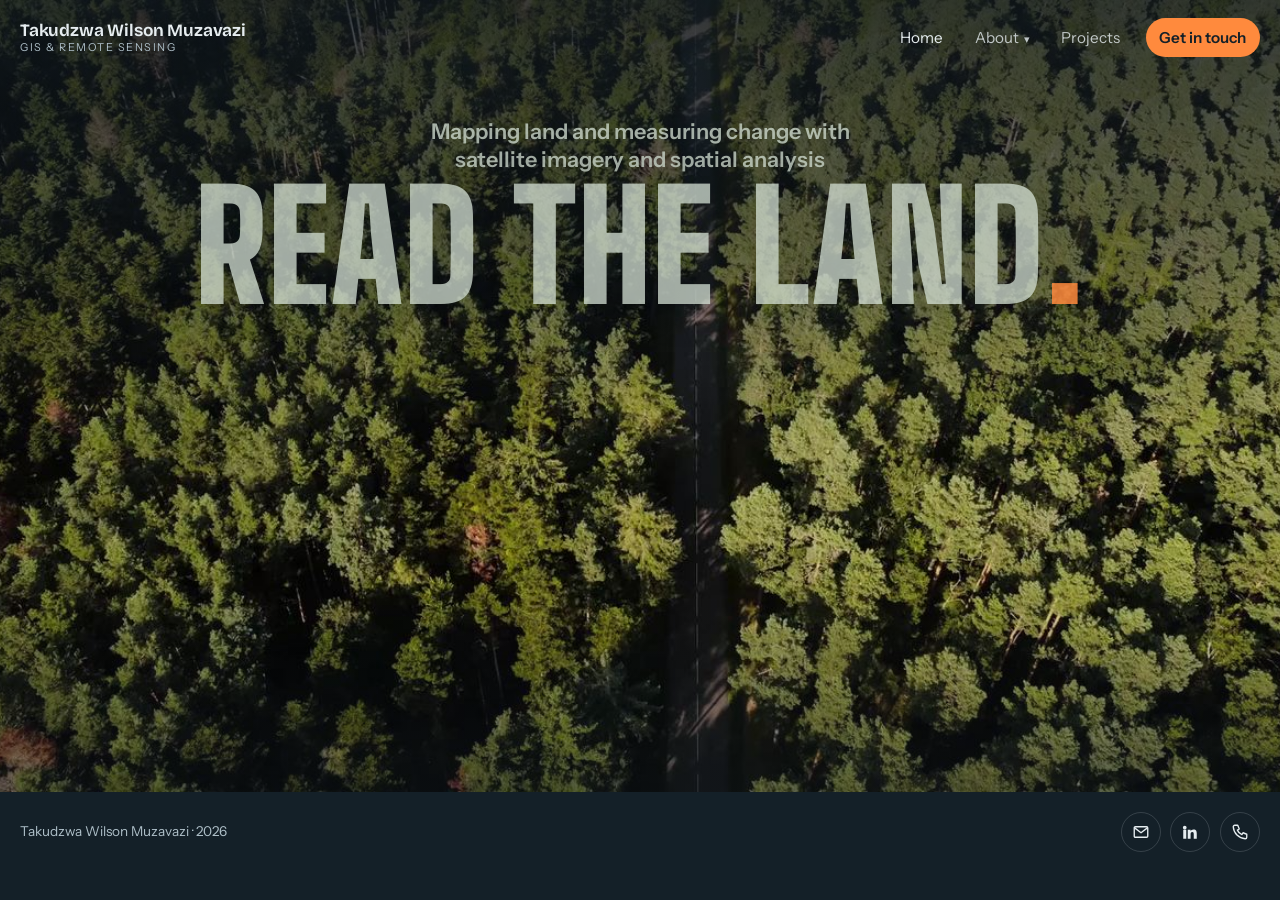
<file: index.html>
<!DOCTYPE html>
<html lang="en">
<head>
<meta charset="UTF-8">
<meta name="viewport" content="width=device-width, initial-scale=1">
<title>Takudzwa Wilson Muzavazi</title>
<meta name="description" content="Takudzwa Wilson Muzavazi: GIS and remote sensing.">
<link rel="preconnect" href="https://fonts.googleapis.com">
<link rel="preconnect" href="https://fonts.gstatic.com" crossorigin>
<link href="https://fonts.googleapis.com/css2?family=Big+Shoulders+Display:wght@700;800;900&family=Bricolage+Grotesque:opsz,wght@12..96,400..800&family=Instrument+Sans:wght@400..700&display=swap" rel="stylesheet">
<style>
/* Layout: one full-width aerial video hero. The header floats over its top edge and a
   poster-style title stretches across the upper part of the footage, with its small line above. */
:root {
  --basalt: #142028;      /* page ground, deep blue-slate */
  --basalt-2: #1c2c36;    /* raised surfaces */
  --glacier: #e6edf0;     /* main text */
  --mist: #aebfc8;        /* secondary text */
  --flag: #ff8a3d;        /* survey-marker orange, the one accent */
  --fog: rgba(214, 226, 214, 0.74);  /* soft sage mist for the big title, lets the forest show through */
  --line: rgba(230, 237, 240, 0.16);

  --display: "Bricolage Grotesque", "Helvetica Neue", Arial, sans-serif;
  --poster: "Big Shoulders Display", "Arial Narrow", Impact, sans-serif;
  --body: "Instrument Sans", "Helvetica Neue", Arial, sans-serif;

  --wrap: 1320px;
  color-scheme: dark;
}

* { box-sizing: border-box; }
html { background: var(--basalt); }
body {
  margin: 0;
  background: var(--basalt);
  color: var(--glacier);
  font-family: var(--body);
  font-size: 1rem;
  line-height: 1.55;
  -webkit-font-smoothing: antialiased;
}
img, video { max-width: 100%; display: block; }
a { color: inherit; }
:focus-visible { outline: 2px solid var(--flag); outline-offset: 3px; border-radius: 2px; }

.wrap {
  width: 100%;
  max-width: var(--wrap);
  margin: 0 auto;
  padding-left: max(20px, env(safe-area-inset-left, 0px));
  padding-right: max(20px, env(safe-area-inset-right, 0px));
}

/* ---------- Hero ---------- */
.hero {
  position: relative;
  height: min(88vh, 860px);
  min-height: 520px;
  overflow: hidden;
  background: var(--basalt-2) url('images/pine-forest-poster.jpg') center / cover no-repeat;
  isolation: isolate;
}
.hero video {
  position: absolute;
  inset: 0;
  width: 100%;
  height: 100%;
  object-fit: cover;
  opacity: 0;
  transition: opacity 1.6s ease;
}
.hero video.on { opacity: 1; }
.hero::after {
  content: "";
  position: absolute;
  inset: 0;
  z-index: 1;
  pointer-events: none;
  background:
    linear-gradient(to bottom, rgba(14, 22, 28, 0.78) 0%, rgba(14, 22, 28, 0.45) 30%, rgba(14, 22, 28, 0) 58%),
    linear-gradient(to top, rgba(14, 22, 28, 0.45) 0%, rgba(14, 22, 28, 0) 25%);
}

/* header floats on the video */
.top {
  position: absolute;
  z-index: 3;
  top: 0;
  left: 0;
  right: 0;
}
.top .wrap {
  display: flex;
  align-items: center;
  justify-content: space-between;
  gap: 1rem;
  padding-block: calc(1.1rem + env(safe-area-inset-top, 0px)) 1.1rem;
}
.brand {
  text-decoration: none;
  min-width: 0;
  font-family: var(--display);
  font-weight: 650;
  font-size: 1.08rem;
  letter-spacing: -0.01em;
  line-height: 1.15;
}
.brand small {
  display: block;
  font-family: var(--body);
  font-weight: 400;
  font-size: 0.68rem;
  letter-spacing: 0.14em;
  text-transform: uppercase;
  color: var(--mist);
}
.nav { display: flex; align-items: center; gap: 0.25rem; }
.nav > a, .menu-parent {
  text-decoration: none;
  padding: 0.5rem 0.85rem;
  font: inherit;
  font-size: 0.95rem;
  color: var(--glacier);
  opacity: 0.8;
  background: none;
  border: 0;
  cursor: pointer;
}
.nav > a:hover, .menu-parent:hover, .nav > a[aria-current="page"] { opacity: 1; }
.menu-parent span { font-size: 0.7em; margin-left: 0.15rem; }
.has-menu { position: relative; }
.submenu {
  display: none;
  position: absolute;
  top: 100%;
  left: 0;
  min-width: 11rem;
  padding: 0.4rem 0;
  background: var(--basalt-2);
  border: 1px solid var(--line);
  border-radius: 8px;
  box-shadow: 0 14px 30px rgba(5, 12, 16, 0.45);
}
.has-menu:hover .submenu, .has-menu:focus-within .submenu, .has-menu.open .submenu { display: block; }
.submenu a { display: block; padding: 0.6rem 1.1rem; text-decoration: none; color: var(--glacier); font-size: 0.95rem; }
.submenu a:hover { background: rgba(230, 237, 240, 0.06); }
.nav .cta {
  margin-left: 0.5rem;
  opacity: 1;
  background: var(--flag);
  color: var(--basalt);
  font-weight: 600;
  border-radius: 999px;
}
.nav .cta:hover { filter: brightness(1.06); }

.menu-btn {
  display: none;
  font: inherit;
  font-size: 0.9rem;
  color: var(--glacier);
  background: rgba(20, 32, 40, 0.35);
  border: 1px solid var(--line);
  border-radius: 999px;
  padding: 0.45rem 1rem;
  cursor: pointer;
}

@media (max-width: 820px) {
  .menu-btn { display: block; }
  .nav {
    display: none;
    position: absolute;
    top: 100%;
    left: 0;
    right: 0;
    flex-direction: column;
    align-items: stretch;
    background: var(--basalt);
    border-bottom: 1px solid var(--line);
    padding: 0.5rem max(20px, env(safe-area-inset-right, 0px)) 1rem max(20px, env(safe-area-inset-left, 0px));
  }
  .nav.open { display: flex; }
  .nav > a, .menu-parent { padding: 0.75rem 0; opacity: 1; text-align: left; }
  .menu-parent { pointer-events: none; }
  .menu-parent span { display: none; }
  .submenu { display: block; position: static; min-width: 0; padding: 0 0 0 1rem; background: none; border: 0; border-left: 2px solid var(--line); border-radius: 0; box-shadow: none; }
  .submenu a { padding: 0.55rem 0; }
  .nav .cta { margin: 0.5rem 0 0; text-align: center; padding: 0.75rem 1rem; }
}

/* statement: centred near the top, poster style */
.statement {
  position: absolute;
  z-index: 2;
  left: 0;
  right: 0;
  top: calc(clamp(5.5rem, 13vh, 8.5rem) + env(safe-area-inset-top, 0px));
  text-align: center;
}
.statement .lede {
  margin: 0 auto 0.4rem;
  max-width: 34ch;
  font-family: var(--body);
  font-weight: 600;
  font-size: clamp(1rem, 1.8vw, 1.35rem);
  line-height: 1.3;
  color: var(--fog);
  text-wrap: balance;
}
.statement h1 {
  margin: 0;
  font-family: var(--poster);
  font-weight: 900;
  font-size: clamp(3rem, 12vw, 13.5rem);
  line-height: 0.88;
  white-space: nowrap;
  letter-spacing: 0.01em;
  text-transform: uppercase;
  color: var(--fog);
  text-shadow: 0 2px 40px rgba(10, 18, 24, 0.25);
}
.statement h1 span { color: var(--flag); opacity: 0.85; }
@media (max-width: 600px) {
  .statement h1 { white-space: normal; font-size: 23vw !important; line-height: 0.86; }
}

/* ---------- Footer ---------- */
.foot .wrap {
  display: flex;
  flex-wrap: wrap;
  justify-content: space-between;
  gap: 0.75rem 2rem;
  padding-block: 1.25rem 2rem;
  font-size: 0.85rem;
  color: var(--mist);
}
.foot .wrap { align-items: center; }
.foot p { margin: 0; }
.socials { list-style: none; margin: 0; padding: 0; display: flex; gap: 0.6rem; }
.socials a {
  display: grid;
  place-items: center;
  width: 40px;
  height: 40px;
  border-radius: 50%;
  border: 1px solid var(--line);
  color: var(--fog);
  transition: color 0.2s, border-color 0.2s, background-color 0.2s;
}
.socials a:hover { color: var(--basalt); background: var(--flag); border-color: var(--flag); }
.socials svg { width: 18px; height: 18px; }
.sr-only { position: absolute; width: 1px; height: 1px; overflow: hidden; clip: rect(0 0 0 0); white-space: nowrap; }
.foot a { color: var(--glacier); }

@media (prefers-reduced-motion: reduce) {
  .hero video { transition: none; }
}
</style>
</head>
<body>
<main>
  <section class="hero" id="hero" aria-label="Aerial footage">
    <video class="layer" muted playsinline webkit-playsinline preload="auto" poster="images/pine-forest-poster.jpg" aria-hidden="true"></video>
    <video class="layer" muted playsinline webkit-playsinline preload="none" aria-hidden="true"></video>

    <header class="top">
      <div class="wrap">
        <a class="brand" href="index.html">Takudzwa Wilson Muzavazi<small>GIS &amp; Remote Sensing</small></a>
        <button class="menu-btn" type="button" aria-expanded="false" aria-controls="nav">Menu</button>
        <nav class="nav" id="nav" aria-label="Main">
          <a href="index.html" aria-current="page">Home</a>
          <div class="has-menu">
            <button class="menu-parent" type="button" aria-expanded="false">About <span aria-hidden="true">▾</span></button>
            <div class="submenu">
              <a href="about.html">Quick bio</a>
              <a href="cv.html">CV</a>
            </div>
          </div>
          <a href="projects.html">Projects</a>
          <a class="cta" href="contact.html">Get in touch</a>
        </nav>
      </div>
    </header>

    <div class="statement">
      <div class="wrap">
        <p class="lede">Mapping land and measuring change with satellite imagery and spatial analysis</p>
        <h1>Read the land<span>.</span></h1>
      </div>
    </div>
  </section>
</main>

<footer class="foot">
  <div class="wrap">
    <p>Takudzwa Wilson Muzavazi · <span id="year">2026</span></p>
    <ul class="socials">
      <li><a href="mailto:twmuzava@mtu.edu" title="Email">
        <svg viewBox="0 0 24 24" fill="none" stroke="currentColor" stroke-width="1.8" stroke-linejoin="round" aria-hidden="true"><rect x="3" y="5" width="18" height="14" rx="1.5"/><path d="m3.5 6.5 8.5 6.5 8.5-6.5"/></svg>
        <span class="sr-only">Email</span></a></li>
      <li><a href="https://www.linkedin.com/in/wilsonmuzavazi/" target="_blank" rel="noopener" title="LinkedIn">
        <svg viewBox="0 0 24 24" fill="currentColor" aria-hidden="true"><path d="M4.98 3.5a2.5 2.5 0 1 1 0 5 2.5 2.5 0 0 1 0-5zM3 9h4v12H3zM9 9h3.8v1.7h.05c.53-1 1.83-2.05 3.77-2.05C20.6 8.65 21 11.2 21 14.4V21h-4v-5.8c0-1.4-.03-3.2-1.95-3.2-1.95 0-2.25 1.5-2.25 3.1V21H9z"/></svg>
        <span class="sr-only">LinkedIn</span></a></li>
      <li><a href="tel:+19063199894" title="Phone">
        <svg viewBox="0 0 24 24" fill="none" stroke="currentColor" stroke-width="1.8" stroke-linejoin="round" aria-hidden="true"><path d="M5 3h4l2 5-2.5 1.5a11 11 0 0 0 6 6L16 13l5 2v4a2 2 0 0 1-2 2A17 17 0 0 1 3 5a2 2 0 0 1 2-2z"/></svg>
        <span class="sr-only">Phone</span></a></li>
    </ul>
  </div>
</footer>

<script>
(function () {
  var btn = document.querySelector('.menu-btn');
  var nav = document.getElementById('nav');
  btn.addEventListener('click', function () {
    var open = nav.classList.toggle('open');
    btn.setAttribute('aria-expanded', open);
  });
  document.querySelectorAll('.menu-parent').forEach(function (b) {
    b.addEventListener('click', function () {
      var open = b.parentElement.classList.toggle('open');
      b.setAttribute('aria-expanded', open);
    });
  });
  document.addEventListener('click', function (e) {
    document.querySelectorAll('.has-menu.open').forEach(function (m) {
      if (!m.contains(e.target)) { m.classList.remove('open'); m.querySelector('.menu-parent').setAttribute('aria-expanded', 'false'); }
    });
  });
  document.getElementById('year').textContent = new Date().getFullYear();

  /* Two players take turns: while one is on screen the other loads the next clip, and the
     swap only happens once that clip can actually play. Phones get smaller files. */
  var CLIPS = ['pine-forest', 'red-gully', 'river-forest', 'farmland-clouds', 'forest-canopy'];
  var DIR = 'videos/';
  var layers = [].slice.call(document.querySelectorAll('#hero video'));
  var reduce = window.matchMedia('(prefers-reduced-motion: reduce)').matches;
  var SCENE_MS = 5000, idx = 0, front = 0, tries = 0;

  function prepare(layer, i, done) {
    var over = false;
    function finish(ok) {
      if (over) return;
      over = true;
      clearTimeout(timer);
      layer.removeEventListener('canplay', good);
      layer.removeEventListener('error', bad);
      done(ok);
    }
    function good() { finish(true); }
    function bad() { finish(false); }
    var timer = setTimeout(bad, 15000);
    layer.addEventListener('canplay', good);
    layer.addEventListener('error', bad);
    layer.poster = 'images/' + CLIPS[i] + '-poster.jpg';
    layer.src = DIR + CLIPS[i] + '.mp4';
    layer.loop = true;
    layer.load();
  }
  function start(layer) { var p = layer.play(); if (p && p.catch) p.catch(function () {}); }

  function next() {
    var back = layers[1 - front], i = (idx + 1) % CLIPS.length;
    prepare(back, i, function (ok) {
      idx = i;
      if (!ok) {                                   // skip a clip that will not load
        tries++;
        if (tries < CLIPS.length && !reduce) setTimeout(next, 400);
        return;
      }
      tries = 0;
      start(back);
      back.classList.add('on');
      var old = layers[front];
      old.classList.remove('on');
      setTimeout(function () { old.pause(); }, 1700);
      front = 1 - front;
      if (!reduce) setTimeout(next, SCENE_MS);
    });
  }

  prepare(layers[0], 0, function (ok) {
    if (ok) { start(layers[0]); layers[0].classList.add('on'); }
    if (!reduce) setTimeout(next, SCENE_MS);
  });

  // stretch the title to the width of the page, whatever font has loaded
  var title = document.querySelector('.statement h1');
  var box = title.parentElement;
  function fit() {
    title.style.fontSize = '';
    if (window.innerWidth <= 600) return;
    var avail = box.clientWidth - parseFloat(getComputedStyle(box).paddingLeft) - parseFloat(getComputedStyle(box).paddingRight);
    var size = parseFloat(getComputedStyle(title).fontSize);
    var next = Math.min(size * (avail * 0.98) / title.scrollWidth, 216);
    title.style.fontSize = next + 'px';
  }
  fit();
  if (document.fonts && document.fonts.ready) document.fonts.ready.then(fit);
  var rt; window.addEventListener('resize', function () { clearTimeout(rt); rt = setTimeout(fit, 120); });
})();
</script>
</body>
</html>
</file>
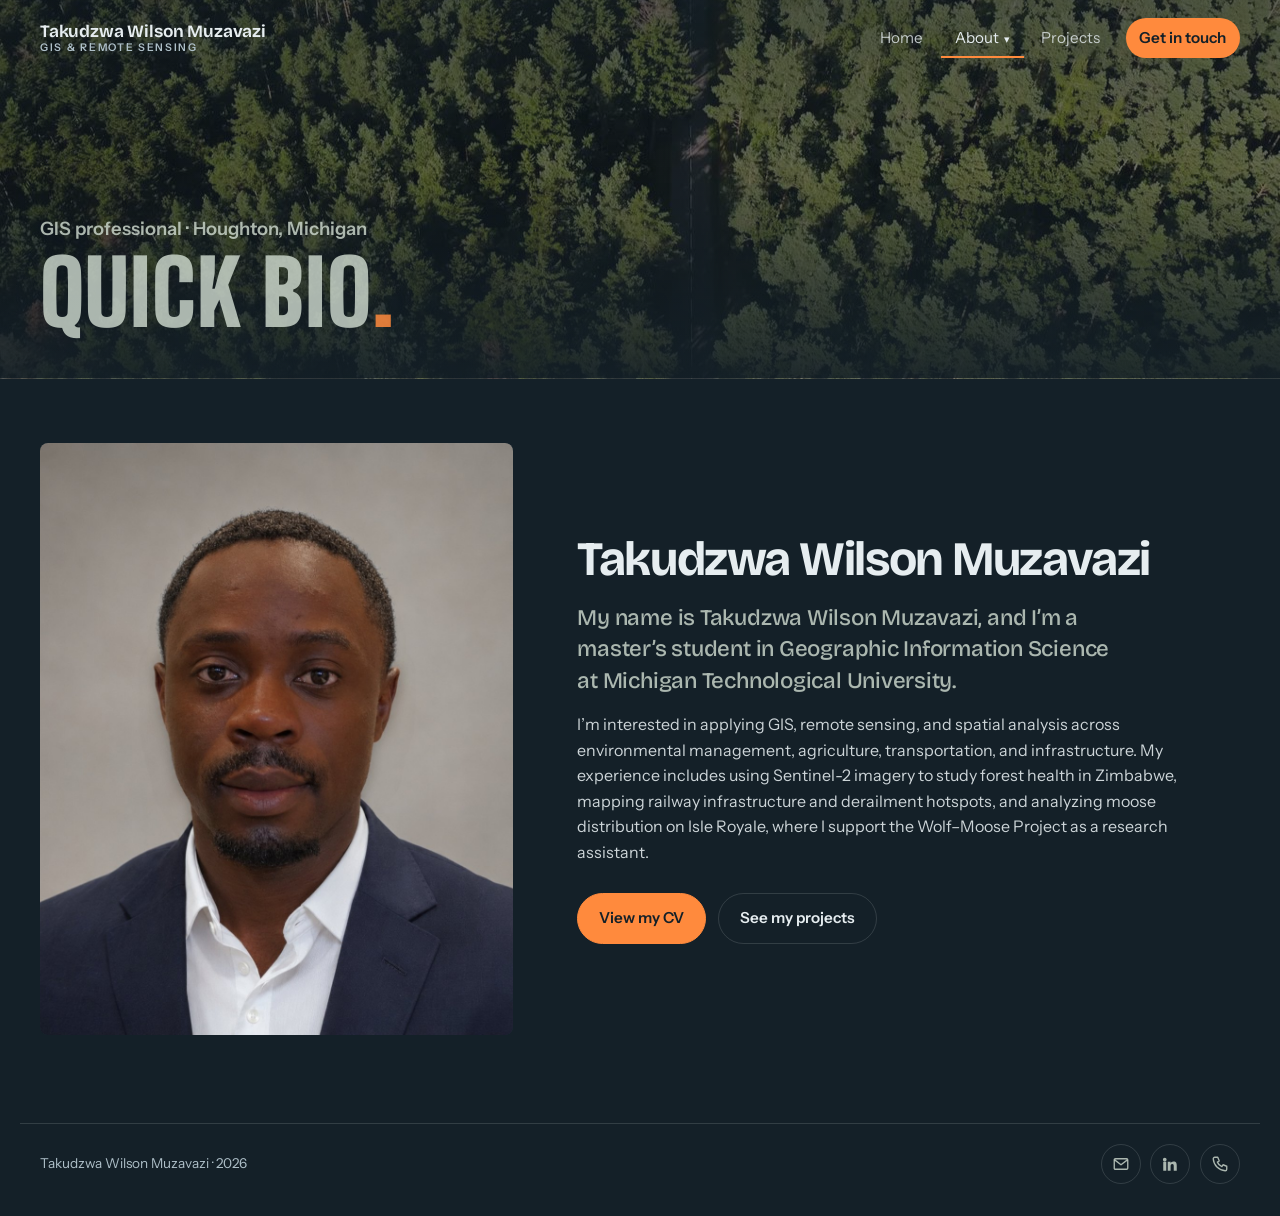
<file: about.html>
<!DOCTYPE html>
<html lang="en">
<head>
<meta charset="UTF-8">
<meta name="viewport" content="width=device-width, initial-scale=1">
<title>About – Takudzwa Wilson Muzavazi</title>
<meta name="description" content="About Takudzwa Wilson Muzavazi, GIS professional from Norton, Zimbabwe, now at Michigan Tech.">
<link rel="preconnect" href="https://fonts.googleapis.com">
<link rel="preconnect" href="https://fonts.gstatic.com" crossorigin>
<link href="https://fonts.googleapis.com/css2?family=Big+Shoulders+Display:wght@700;800;900&family=Bricolage+Grotesque:opsz,wght@12..96,400..800&family=Instrument+Sans:wght@400..700&display=swap" rel="stylesheet">
<link rel="stylesheet" href="css/site.css">
</head>
<body>
<header class="top">
  <div class="wrap">
    <a class="brand" href="index.html">Takudzwa Wilson Muzavazi<small>GIS &amp; Remote Sensing</small></a>
    <button class="menu-btn" type="button" aria-expanded="false" aria-controls="nav">Menu</button>
    <nav class="nav" id="nav" aria-label="Main">
      <a href="index.html">Home</a>
      <div class="has-menu is-current">
        <button class="menu-parent" type="button" aria-expanded="false">About <span aria-hidden="true">▾</span></button>
        <div class="submenu">
          <a href="about.html" aria-current="page">Quick bio</a>
          <a href="cv.html">CV</a>
        </div>
      </div>
      <a href="projects.html">Projects</a>
      <a class="cta" href="contact.html">Get in touch</a>
    </nav>
  </div>
</header>
<main>
<section class="banner" style="background-image: linear-gradient(to bottom, rgba(20,32,40,0.62), rgba(20,32,40,0.5) 45%, rgba(20,32,40,0.92)), url('images/pine-forest-poster.jpg')">
  <div class="wrap">
    <p class="kicker">GIS professional · Houghton, Michigan</p>
    <h1 class="poster">Quick bio<span>.</span></h1>
  </div>
</section>

<section class="section">
  <div class="wrap bio">
    <figure class="bio-photo"><img src="images/takudzwa-large.jpg" alt="Portrait of Takudzwa Wilson Muzavazi"></figure>
    <div class="bio-text">
      <h2 class="bio-name">Takudzwa Wilson Muzavazi</h2>
      <p class="intro">My name is Takudzwa Wilson Muzavazi, and I’m a master’s student in Geographic Information Science at Michigan Technological University.</p>
      <p>I’m interested in applying GIS, remote sensing, and spatial analysis across environmental management, agriculture, transportation, and infrastructure. My experience includes using Sentinel-2 imagery to study forest health in Zimbabwe, mapping railway infrastructure and derailment hotspots, and analyzing moose distribution on Isle Royale, where I support the Wolf–Moose Project as a research assistant.</p>
      <div class="btn-row"><a class="btn primary" href="cv.html">View my CV</a><a class="btn" href="projects.html">See my projects</a></div>
    </div>
  </div>
</section>
</main>
<footer class="foot">
  <div class="wrap">
    <p>Takudzwa Wilson Muzavazi · <span id="year">2026</span></p>
    <ul class="socials">
      <li><a href="mailto:twmuzava@mtu.edu" title="Email"><svg viewBox="0 0 24 24" fill="none" stroke="currentColor" stroke-width="1.8" stroke-linejoin="round" aria-hidden="true"><rect x="3" y="5" width="18" height="14" rx="1.5"/><path d="m3.5 6.5 8.5 6.5 8.5-6.5"/></svg><span class="sr-only">Email</span></a></li>
      <li><a href="https://www.linkedin.com/in/wilsonmuzavazi/" target="_blank" rel="noopener" title="LinkedIn"><svg viewBox="0 0 24 24" fill="currentColor" aria-hidden="true"><path d="M4.98 3.5a2.5 2.5 0 1 1 0 5 2.5 2.5 0 0 1 0-5zM3 9h4v12H3zM9 9h3.8v1.7h.05c.53-1 1.83-2.05 3.77-2.05C20.6 8.65 21 11.2 21 14.4V21h-4v-5.8c0-1.4-.03-3.2-1.95-3.2-1.95 0-2.25 1.5-2.25 3.1V21H9z"/></svg><span class="sr-only">LinkedIn</span></a></li>
      <li><a href="tel:+19063199894" title="Phone"><svg viewBox="0 0 24 24" fill="none" stroke="currentColor" stroke-width="1.8" stroke-linejoin="round" aria-hidden="true"><path d="M5 3h4l2 5-2.5 1.5a11 11 0 0 0 6 6L16 13l5 2v4a2 2 0 0 1-2 2A17 17 0 0 1 3 5a2 2 0 0 1 2-2z"/></svg><span class="sr-only">Phone</span></a></li>
    </ul>
  </div>
</footer>
<script>
(function () {
  var btn = document.querySelector('.menu-btn'), nav = document.getElementById('nav');
  btn.addEventListener('click', function () {
    var open = nav.classList.toggle('open');
    btn.setAttribute('aria-expanded', open);
  });
  document.querySelectorAll('.menu-parent').forEach(function (b) {
    b.addEventListener('click', function () {
      var open = b.parentElement.classList.toggle('open');
      b.setAttribute('aria-expanded', open);
    });
  });
  document.addEventListener('click', function (e) {
    document.querySelectorAll('.has-menu.open').forEach(function (m) {
      if (!m.contains(e.target)) { m.classList.remove('open'); m.querySelector('.menu-parent').setAttribute('aria-expanded', 'false'); }
    });
  });
  var y = document.getElementById('year'); if (y) y.textContent = new Date().getFullYear();
  var copy = document.querySelector('.copy');
  if (copy) copy.addEventListener('click', function () {
    var done = function () { copy.textContent = 'Copied'; setTimeout(function () { copy.textContent = 'Copy'; }, 2000); };
    try { navigator.clipboard.writeText(copy.dataset.copy).then(done, function () {}); } catch (e) {}
  });
})();
</script>
</body>
</html>
</file>
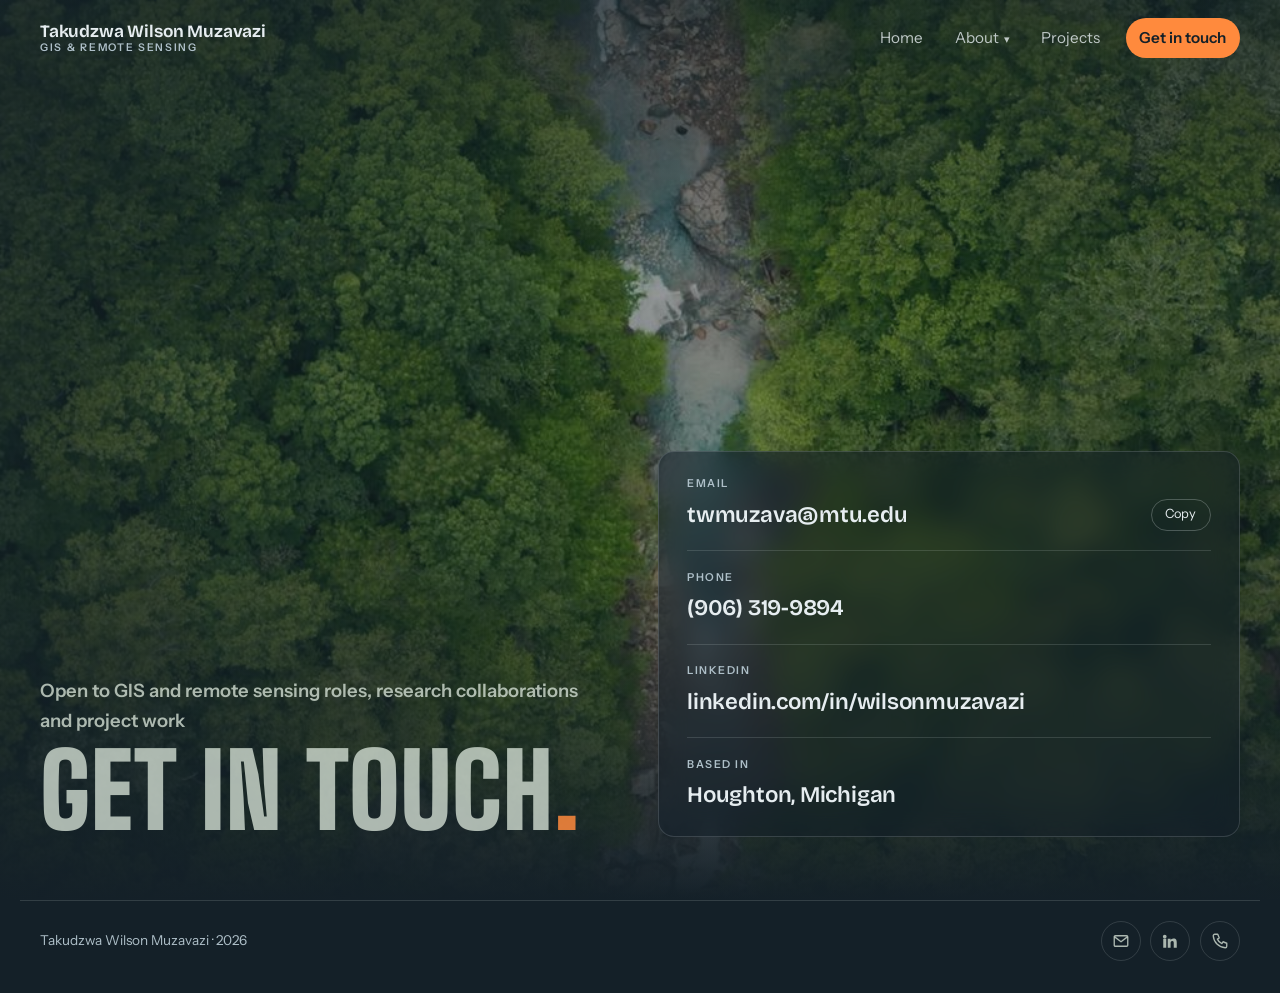
<file: contact.html>
<!DOCTYPE html>
<html lang="en">
<head>
<meta charset="UTF-8">
<meta name="viewport" content="width=device-width, initial-scale=1">
<title>Contact – Takudzwa Wilson Muzavazi</title>
<meta name="description" content="Get in touch with Takudzwa Wilson Muzavazi.">
<link rel="preconnect" href="https://fonts.googleapis.com">
<link rel="preconnect" href="https://fonts.gstatic.com" crossorigin>
<link href="https://fonts.googleapis.com/css2?family=Big+Shoulders+Display:wght@700;800;900&family=Bricolage+Grotesque:opsz,wght@12..96,400..800&family=Instrument+Sans:wght@400..700&display=swap" rel="stylesheet">
<link rel="stylesheet" href="css/site.css">
</head>
<body>
<header class="top">
  <div class="wrap">
    <a class="brand" href="index.html">Takudzwa Wilson Muzavazi<small>GIS &amp; Remote Sensing</small></a>
    <button class="menu-btn" type="button" aria-expanded="false" aria-controls="nav">Menu</button>
    <nav class="nav" id="nav" aria-label="Main">
      <a href="index.html">Home</a>
      <div class="has-menu">
        <button class="menu-parent" type="button" aria-expanded="false">About <span aria-hidden="true">▾</span></button>
        <div class="submenu">
          <a href="about.html">Quick bio</a>
          <a href="cv.html">CV</a>
        </div>
      </div>
      <a href="projects.html">Projects</a>
      <a class="cta" href="contact.html" aria-current="page">Get in touch</a>
    </nav>
  </div>
</header>
<main>

<section class="contact-stage">
  <video class="stage-video" src="videos/river-forest.mp4" poster="images/river-forest-poster.jpg" muted playsinline loop autoplay preload="metadata" aria-hidden="true"></video>
  <div class="stage-shade" aria-hidden="true"></div>
  <div class="wrap stage-inner">
    <div class="stage-head">
    <p class="kicker">Open to GIS and remote sensing roles, research collaborations and project work</p>
    <h1 class="poster">Get in touch<span>.</span></h1>
    </div>
    <div class="glass">
      <ul class="contact-list">
        <li><span class="label">Email</span><a class="value" href="mailto:twmuzava@mtu.edu">twmuzava@mtu.edu</a><button class="copy" type="button" data-copy="twmuzava@mtu.edu">Copy</button></li>
        <li><span class="label">Phone</span><a class="value" href="tel:+19063199894">(906) 319-9894</a></li>
        <li><span class="label">LinkedIn</span><a class="value" href="https://www.linkedin.com/in/wilsonmuzavazi/" target="_blank" rel="noopener">linkedin.com/in/wilsonmuzavazi</a></li>
        <li><span class="label">Based in</span><span class="value">Houghton, Michigan</span></li>
      </ul>
    </div>
  </div>
</section>
<script>
  (function () {
    var v = document.querySelector('.stage-video');
    if (!v) return;
    if (window.matchMedia('(prefers-reduced-motion: reduce)').matches) { v.removeAttribute('autoplay'); v.pause(); return; }
    var p = v.play(); if (p && p.catch) p.catch(function () {});
  })();
</script>
</main>
<footer class="foot">
  <div class="wrap">
    <p>Takudzwa Wilson Muzavazi · <span id="year">2026</span></p>
    <ul class="socials">
      <li><a href="mailto:twmuzava@mtu.edu" title="Email"><svg viewBox="0 0 24 24" fill="none" stroke="currentColor" stroke-width="1.8" stroke-linejoin="round" aria-hidden="true"><rect x="3" y="5" width="18" height="14" rx="1.5"/><path d="m3.5 6.5 8.5 6.5 8.5-6.5"/></svg><span class="sr-only">Email</span></a></li>
      <li><a href="https://www.linkedin.com/in/wilsonmuzavazi/" target="_blank" rel="noopener" title="LinkedIn"><svg viewBox="0 0 24 24" fill="currentColor" aria-hidden="true"><path d="M4.98 3.5a2.5 2.5 0 1 1 0 5 2.5 2.5 0 0 1 0-5zM3 9h4v12H3zM9 9h3.8v1.7h.05c.53-1 1.83-2.05 3.77-2.05C20.6 8.65 21 11.2 21 14.4V21h-4v-5.8c0-1.4-.03-3.2-1.95-3.2-1.95 0-2.25 1.5-2.25 3.1V21H9z"/></svg><span class="sr-only">LinkedIn</span></a></li>
      <li><a href="tel:+19063199894" title="Phone"><svg viewBox="0 0 24 24" fill="none" stroke="currentColor" stroke-width="1.8" stroke-linejoin="round" aria-hidden="true"><path d="M5 3h4l2 5-2.5 1.5a11 11 0 0 0 6 6L16 13l5 2v4a2 2 0 0 1-2 2A17 17 0 0 1 3 5a2 2 0 0 1 2-2z"/></svg><span class="sr-only">Phone</span></a></li>
    </ul>
  </div>
</footer>
<script>
(function () {
  var btn = document.querySelector('.menu-btn'), nav = document.getElementById('nav');
  btn.addEventListener('click', function () {
    var open = nav.classList.toggle('open');
    btn.setAttribute('aria-expanded', open);
  });
  document.querySelectorAll('.menu-parent').forEach(function (b) {
    b.addEventListener('click', function () {
      var open = b.parentElement.classList.toggle('open');
      b.setAttribute('aria-expanded', open);
    });
  });
  document.addEventListener('click', function (e) {
    document.querySelectorAll('.has-menu.open').forEach(function (m) {
      if (!m.contains(e.target)) { m.classList.remove('open'); m.querySelector('.menu-parent').setAttribute('aria-expanded', 'false'); }
    });
  });
  var y = document.getElementById('year'); if (y) y.textContent = new Date().getFullYear();
  var copy = document.querySelector('.copy');
  if (copy) copy.addEventListener('click', function () {
    var done = function () { copy.textContent = 'Copied'; setTimeout(function () { copy.textContent = 'Copy'; }, 2000); };
    try { navigator.clipboard.writeText(copy.dataset.copy).then(done, function () {}); } catch (e) {}
  });
})();
</script>
</body>
</html>
</file>
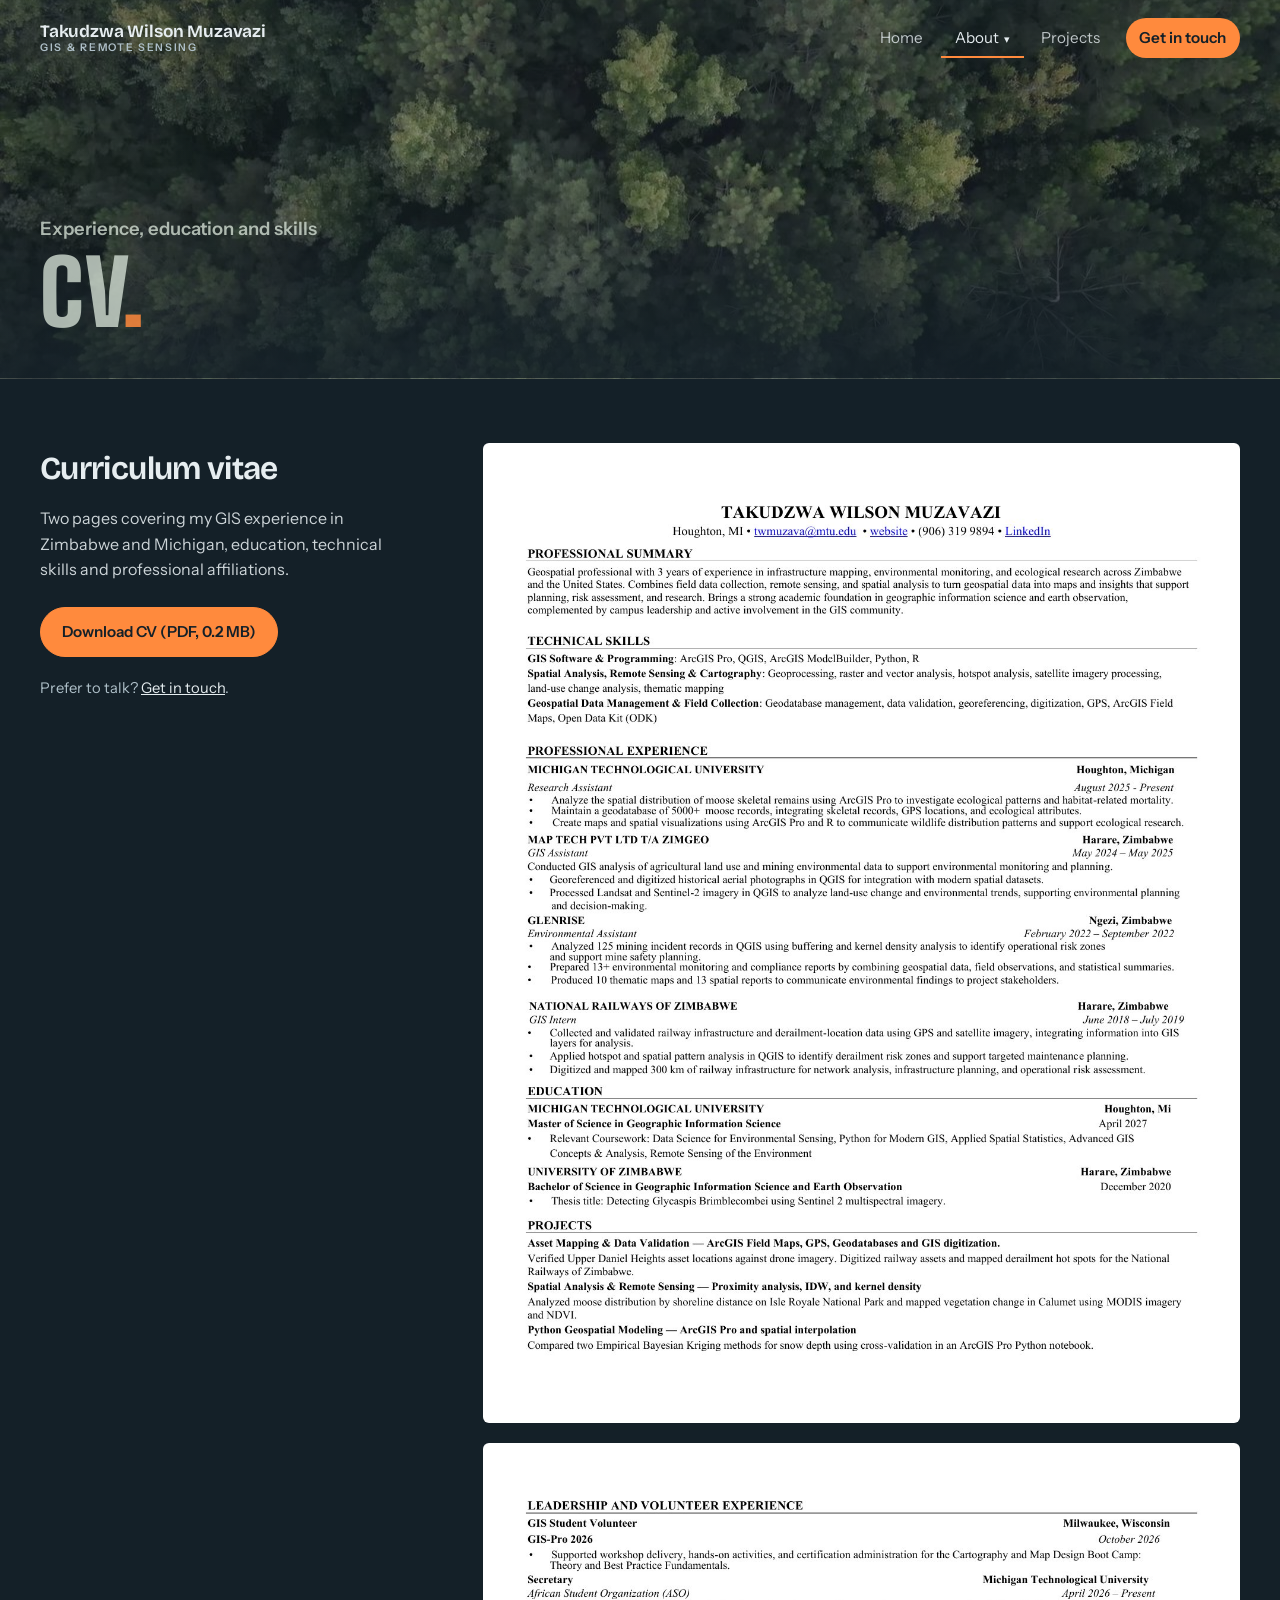
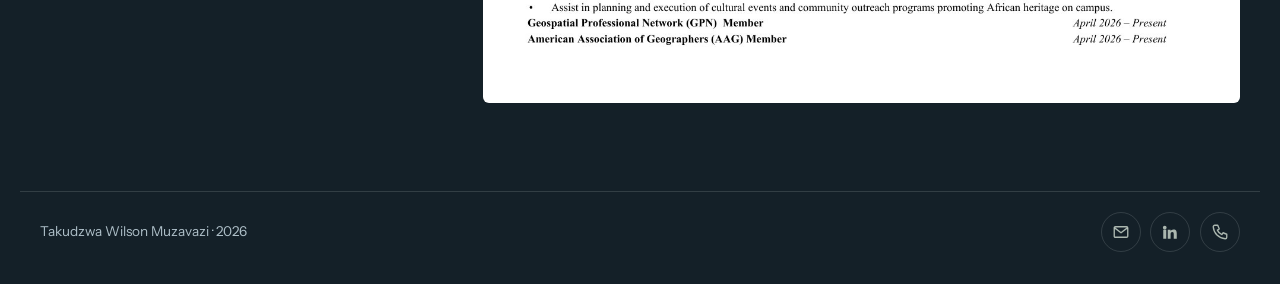
<file: cv.html>
<!DOCTYPE html>
<html lang="en">
<head>
<meta charset="UTF-8">
<meta name="viewport" content="width=device-width, initial-scale=1">
<title>CV – Takudzwa Wilson Muzavazi</title>
<meta name="description" content="Curriculum vitae of Takudzwa Wilson Muzavazi.">
<link rel="preconnect" href="https://fonts.googleapis.com">
<link rel="preconnect" href="https://fonts.gstatic.com" crossorigin>
<link href="https://fonts.googleapis.com/css2?family=Big+Shoulders+Display:wght@700;800;900&family=Bricolage+Grotesque:opsz,wght@12..96,400..800&family=Instrument+Sans:wght@400..700&display=swap" rel="stylesheet">
<link rel="stylesheet" href="css/site.css">
</head>
<body>
<header class="top">
  <div class="wrap">
    <a class="brand" href="index.html">Takudzwa Wilson Muzavazi<small>GIS &amp; Remote Sensing</small></a>
    <button class="menu-btn" type="button" aria-expanded="false" aria-controls="nav">Menu</button>
    <nav class="nav" id="nav" aria-label="Main">
      <a href="index.html">Home</a>
      <div class="has-menu is-current">
        <button class="menu-parent" type="button" aria-expanded="false">About <span aria-hidden="true">▾</span></button>
        <div class="submenu">
          <a href="about.html">Quick bio</a>
          <a href="cv.html" aria-current="page">CV</a>
        </div>
      </div>
      <a href="projects.html">Projects</a>
      <a class="cta" href="contact.html">Get in touch</a>
    </nav>
  </div>
</header>
<main>
<section class="banner" style="background-image: linear-gradient(to bottom, rgba(20,32,40,0.62), rgba(20,32,40,0.5) 45%, rgba(20,32,40,0.92)), url('images/forest-canopy-poster.jpg')">
  <div class="wrap">
    <p class="kicker">Experience, education and skills</p>
    <h1 class="poster">CV<span>.</span></h1>
  </div>
</section>

<section class="section">
  <div class="wrap cv-layout">
    <div class="cv-side">
      <h2>Curriculum vitae</h2>
      <p>Two pages covering my GIS experience in Zimbabwe and Michigan, education, technical skills and professional affiliations.</p>
      <div class="btn-row"><a class="btn primary" href="cv.pdf" download="Takudzwa_Wilson_Muzavazi_CV.pdf">Download CV (PDF, 0.2 MB)</a></div>
      <p class="small">Prefer to talk? <a href="contact.html">Get in touch</a>.</p>
    </div>
    <div class="cv-pages">
      <figure class="cv-sheet"><img src="images/cv-page-1.jpg" alt="Curriculum vitae of Takudzwa Wilson Muzavazi, page 1"></figure>
      <figure class="cv-sheet"><img src="images/cv-page-2.jpg" alt="Curriculum vitae of Takudzwa Wilson Muzavazi, page 2" loading="lazy"></figure>
    </div>
  </div>
</section>
</main>
<footer class="foot">
  <div class="wrap">
    <p>Takudzwa Wilson Muzavazi · <span id="year">2026</span></p>
    <ul class="socials">
      <li><a href="mailto:twmuzava@mtu.edu" title="Email"><svg viewBox="0 0 24 24" fill="none" stroke="currentColor" stroke-width="1.8" stroke-linejoin="round" aria-hidden="true"><rect x="3" y="5" width="18" height="14" rx="1.5"/><path d="m3.5 6.5 8.5 6.5 8.5-6.5"/></svg><span class="sr-only">Email</span></a></li>
      <li><a href="https://www.linkedin.com/in/wilsonmuzavazi/" target="_blank" rel="noopener" title="LinkedIn"><svg viewBox="0 0 24 24" fill="currentColor" aria-hidden="true"><path d="M4.98 3.5a2.5 2.5 0 1 1 0 5 2.5 2.5 0 0 1 0-5zM3 9h4v12H3zM9 9h3.8v1.7h.05c.53-1 1.83-2.05 3.77-2.05C20.6 8.65 21 11.2 21 14.4V21h-4v-5.8c0-1.4-.03-3.2-1.95-3.2-1.95 0-2.25 1.5-2.25 3.1V21H9z"/></svg><span class="sr-only">LinkedIn</span></a></li>
      <li><a href="tel:+19063199894" title="Phone"><svg viewBox="0 0 24 24" fill="none" stroke="currentColor" stroke-width="1.8" stroke-linejoin="round" aria-hidden="true"><path d="M5 3h4l2 5-2.5 1.5a11 11 0 0 0 6 6L16 13l5 2v4a2 2 0 0 1-2 2A17 17 0 0 1 3 5a2 2 0 0 1 2-2z"/></svg><span class="sr-only">Phone</span></a></li>
    </ul>
  </div>
</footer>
<script>
(function () {
  var btn = document.querySelector('.menu-btn'), nav = document.getElementById('nav');
  btn.addEventListener('click', function () {
    var open = nav.classList.toggle('open');
    btn.setAttribute('aria-expanded', open);
  });
  document.querySelectorAll('.menu-parent').forEach(function (b) {
    b.addEventListener('click', function () {
      var open = b.parentElement.classList.toggle('open');
      b.setAttribute('aria-expanded', open);
    });
  });
  document.addEventListener('click', function (e) {
    document.querySelectorAll('.has-menu.open').forEach(function (m) {
      if (!m.contains(e.target)) { m.classList.remove('open'); m.querySelector('.menu-parent').setAttribute('aria-expanded', 'false'); }
    });
  });
  var y = document.getElementById('year'); if (y) y.textContent = new Date().getFullYear();
  var copy = document.querySelector('.copy');
  if (copy) copy.addEventListener('click', function () {
    var done = function () { copy.textContent = 'Copied'; setTimeout(function () { copy.textContent = 'Copy'; }, 2000); };
    try { navigator.clipboard.writeText(copy.dataset.copy).then(done, function () {}); } catch (e) {}
  });
})();
</script>
</body>
</html>
</file>
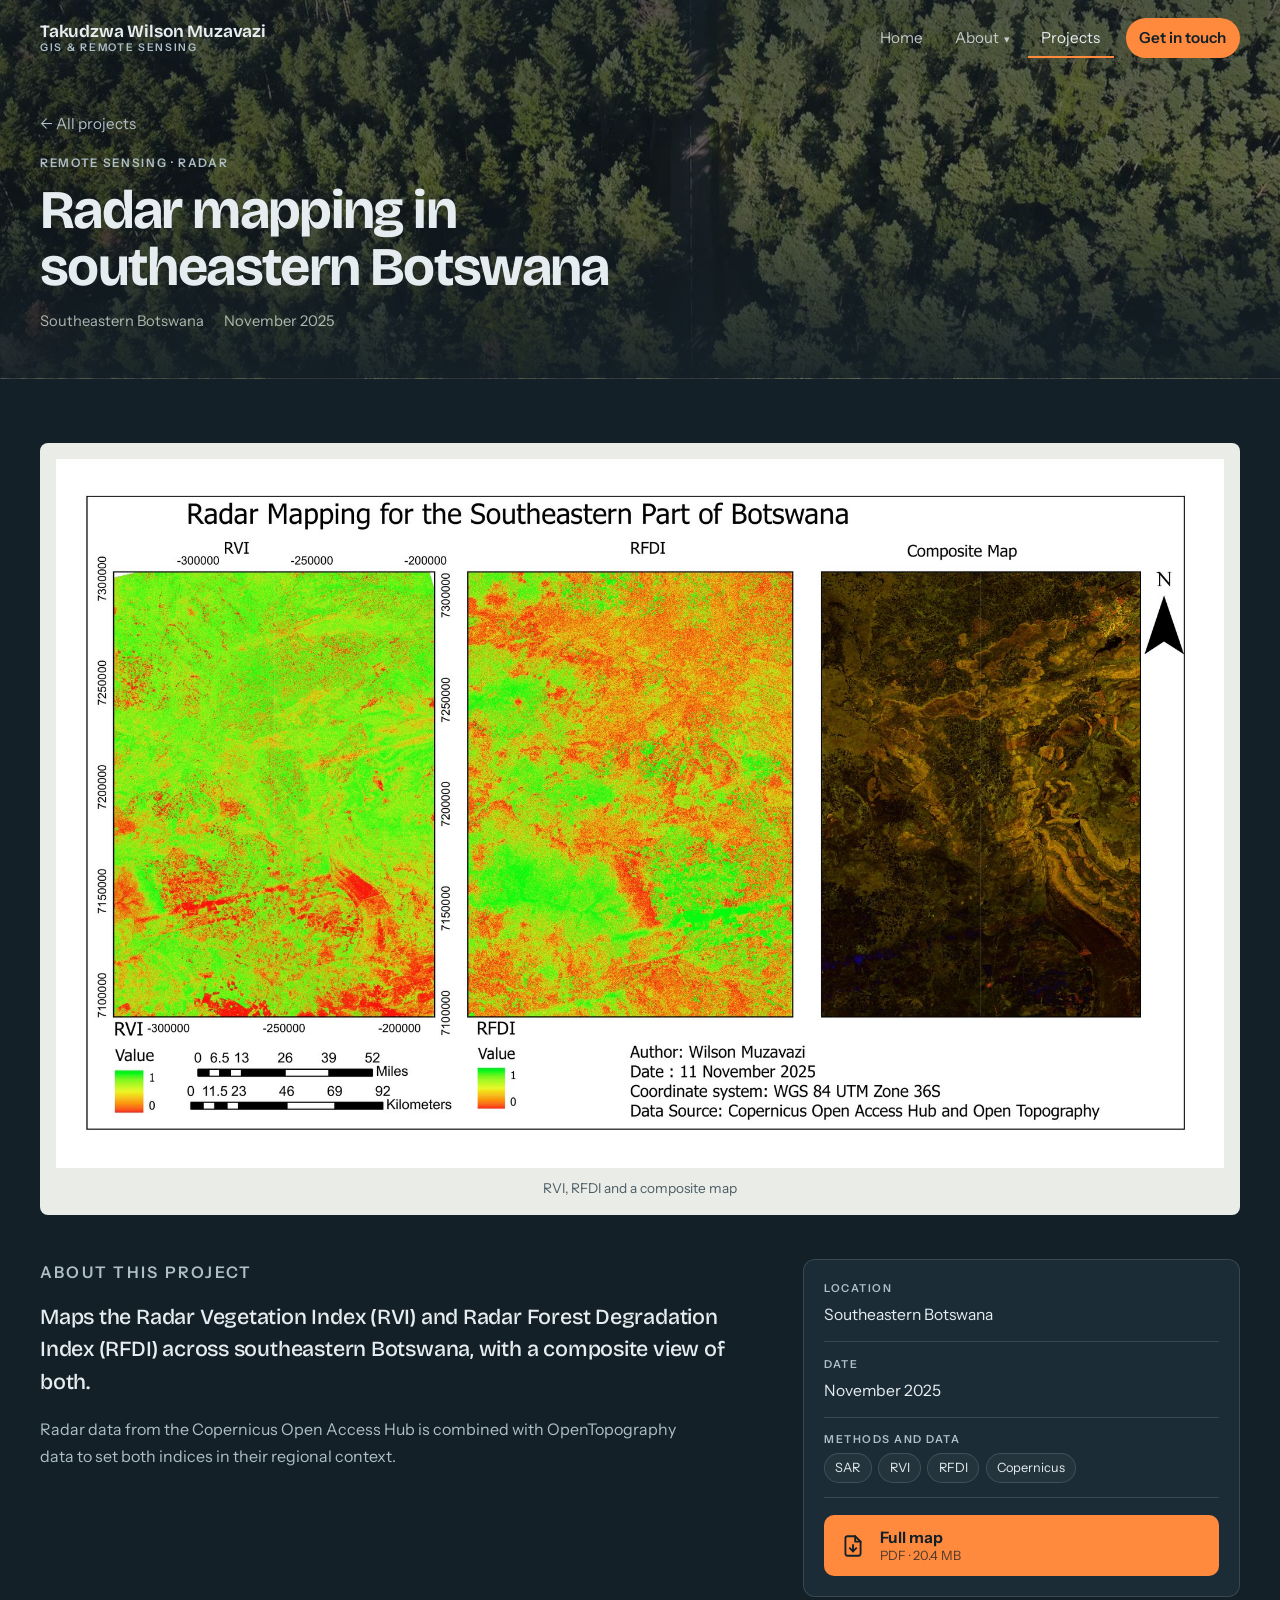
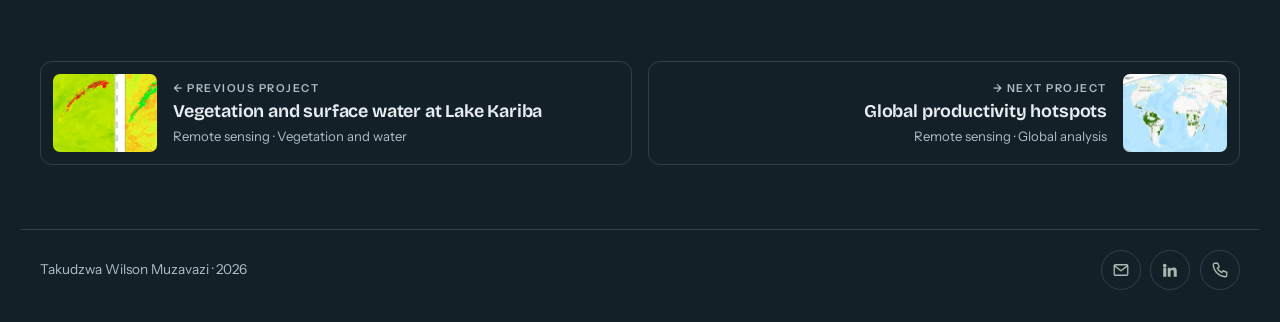
<file: project-botswana-radar.html>
<!DOCTYPE html>
<html lang="en">
<head>
<meta charset="UTF-8">
<meta name="viewport" content="width=device-width, initial-scale=1">
<title>Radar mapping in southeastern Botswana – Takudzwa Wilson Muzavazi</title>
<meta name="description" content="Maps the Radar Vegetation Index (RVI) and Radar Forest Degradation Index (RFDI) across southeastern Botswana, with a composite view of both.">
<link rel="preconnect" href="https://fonts.googleapis.com">
<link rel="preconnect" href="https://fonts.gstatic.com" crossorigin>
<link href="https://fonts.googleapis.com/css2?family=Big+Shoulders+Display:wght@700;800;900&family=Bricolage+Grotesque:opsz,wght@12..96,400..800&family=Instrument+Sans:wght@400..700&display=swap" rel="stylesheet">
<link rel="stylesheet" href="css/site.css">
</head>
<body>
<header class="top">
  <div class="wrap">
    <a class="brand" href="index.html">Takudzwa Wilson Muzavazi<small>GIS &amp; Remote Sensing</small></a>
    <button class="menu-btn" type="button" aria-expanded="false" aria-controls="nav">Menu</button>
    <nav class="nav" id="nav" aria-label="Main">
      <a href="index.html">Home</a>
      <div class="has-menu">
        <button class="menu-parent" type="button" aria-expanded="false">About <span aria-hidden="true">▾</span></button>
        <div class="submenu">
          <a href="about.html">Quick bio</a>
          <a href="cv.html">CV</a>
        </div>
      </div>
      <a href="projects.html" aria-current="page">Projects</a>
      <a class="cta" href="contact.html">Get in touch</a>
    </nav>
  </div>
</header>
<main>
<section class="banner" style="background-image: linear-gradient(to bottom, rgba(20,32,40,0.62), rgba(20,32,40,0.5) 45%, rgba(20,32,40,0.92)), url('images/pine-forest-poster.jpg')">
  <div class="wrap">
    <a class="back" href="projects.html">← All projects</a>
    <p class="cat">Remote sensing · Radar</p>
    <h1 class="project-title">Radar mapping in southeastern Botswana</h1>
    <p class="meta"><span>Southeastern Botswana</span><span>November 2025</span></p>
  </div>
</section>

<section class="section project-section">
  <div class="wrap">
    <figure class="plate">
      <a href="images/projects/botswana-radar.jpg" target="_blank" rel="noopener"><img src="images/projects/botswana-radar.jpg" alt="RVI, RFDI and a composite map"></a>
      <figcaption>RVI, RFDI and a composite map</figcaption>
    </figure>
    <div class="project-body">
      <div class="project-text">
        <p class="label">About this project</p>
        <p class="project-lede">Maps the Radar Vegetation Index (RVI) and Radar Forest Degradation Index (RFDI) across southeastern Botswana, with a composite view of both.</p>
        <p>Radar data from the Copernicus Open Access Hub is combined with OpenTopography data to set both indices in their regional context.</p>
      </div>
      <aside class="facts">
        <dl>
          <div><dt class="label">Location</dt><dd>Southeastern Botswana</dd></div>
          <div><dt class="label">Date</dt><dd>November 2025</dd></div>
          <div><dt class="label">Methods and data</dt><dd><ul class="tags"><li>SAR</li><li>RVI</li><li>RFDI</li><li>Copernicus</li></ul></dd></div>
        </dl>
        <a class="download" href="docs/botswana-radar.pdf" target="_blank" rel="noopener">
          <svg viewBox="0 0 24 24" aria-hidden="true"><path d="M14 3H7a2 2 0 0 0-2 2v14a2 2 0 0 0 2 2h10a2 2 0 0 0 2-2V8z"/><path d="M14 3v5h5"/><path d="M12 11v6"/><path d="m9 14 3 3 3-3"/></svg>
          <span><strong>Full map</strong><small>PDF · 20.4 MB</small></span>
        </a>
      </aside>
    </div>
    <nav class="pn-row" aria-label="More projects">
      <a class="pn pn-previous" href="project-lake-kariba.html">
        <img src="images/projects/lake-kariba-thumb.jpg" alt="" loading="lazy">
        <span class="pn-text"><span class="label">← Previous project</span><span class="pn-title">Vegetation and surface water at Lake Kariba</span><span class="pn-cat">Remote sensing · Vegetation and water</span></span>
      </a>
      <a class="pn pn-next" href="project-global-npp.html">
        <img src="images/projects/global-npp-thumb.jpg" alt="" loading="lazy">
        <span class="pn-text"><span class="label">→ Next project</span><span class="pn-title">Global productivity hotspots</span><span class="pn-cat">Remote sensing · Global analysis</span></span>
      </a>
    </nav>
  </div>
</section>
</main>
<footer class="foot">
  <div class="wrap">
    <p>Takudzwa Wilson Muzavazi · <span id="year">2026</span></p>
    <ul class="socials">
      <li><a href="mailto:twmuzava@mtu.edu" title="Email"><svg viewBox="0 0 24 24" fill="none" stroke="currentColor" stroke-width="1.8" stroke-linejoin="round" aria-hidden="true"><rect x="3" y="5" width="18" height="14" rx="1.5"/><path d="m3.5 6.5 8.5 6.5 8.5-6.5"/></svg><span class="sr-only">Email</span></a></li>
      <li><a href="https://www.linkedin.com/in/wilsonmuzavazi/" target="_blank" rel="noopener" title="LinkedIn"><svg viewBox="0 0 24 24" fill="currentColor" aria-hidden="true"><path d="M4.98 3.5a2.5 2.5 0 1 1 0 5 2.5 2.5 0 0 1 0-5zM3 9h4v12H3zM9 9h3.8v1.7h.05c.53-1 1.83-2.05 3.77-2.05C20.6 8.65 21 11.2 21 14.4V21h-4v-5.8c0-1.4-.03-3.2-1.95-3.2-1.95 0-2.25 1.5-2.25 3.1V21H9z"/></svg><span class="sr-only">LinkedIn</span></a></li>
      <li><a href="tel:+19063199894" title="Phone"><svg viewBox="0 0 24 24" fill="none" stroke="currentColor" stroke-width="1.8" stroke-linejoin="round" aria-hidden="true"><path d="M5 3h4l2 5-2.5 1.5a11 11 0 0 0 6 6L16 13l5 2v4a2 2 0 0 1-2 2A17 17 0 0 1 3 5a2 2 0 0 1 2-2z"/></svg><span class="sr-only">Phone</span></a></li>
    </ul>
  </div>
</footer>
<script>
(function () {
  var btn = document.querySelector('.menu-btn'), nav = document.getElementById('nav');
  btn.addEventListener('click', function () {
    var open = nav.classList.toggle('open');
    btn.setAttribute('aria-expanded', open);
  });
  document.querySelectorAll('.menu-parent').forEach(function (b) {
    b.addEventListener('click', function () {
      var open = b.parentElement.classList.toggle('open');
      b.setAttribute('aria-expanded', open);
    });
  });
  document.addEventListener('click', function (e) {
    document.querySelectorAll('.has-menu.open').forEach(function (m) {
      if (!m.contains(e.target)) { m.classList.remove('open'); m.querySelector('.menu-parent').setAttribute('aria-expanded', 'false'); }
    });
  });
  var y = document.getElementById('year'); if (y) y.textContent = new Date().getFullYear();
  var copy = document.querySelector('.copy');
  if (copy) copy.addEventListener('click', function () {
    var done = function () { copy.textContent = 'Copied'; setTimeout(function () { copy.textContent = 'Copy'; }, 2000); };
    try { navigator.clipboard.writeText(copy.dataset.copy).then(done, function () {}); } catch (e) {}
  });
})();
</script>
</body>
</html>
</file>
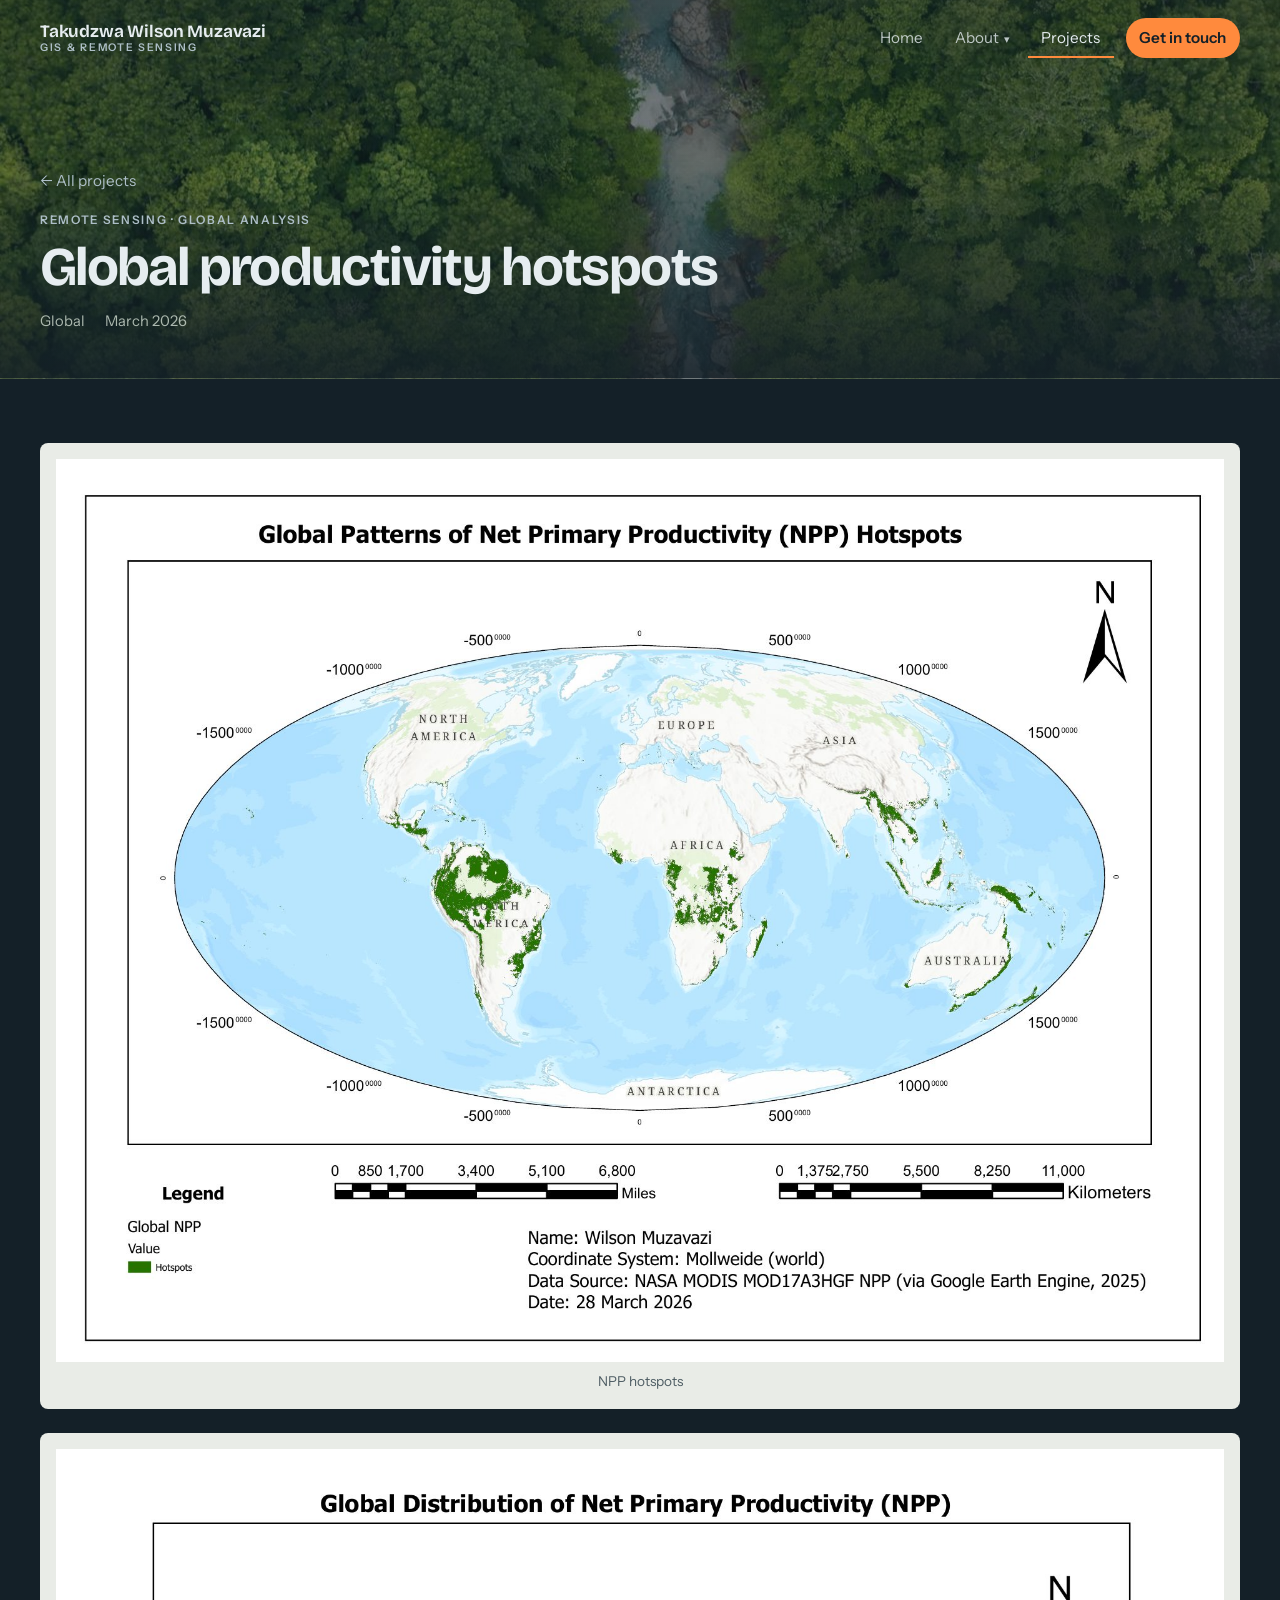
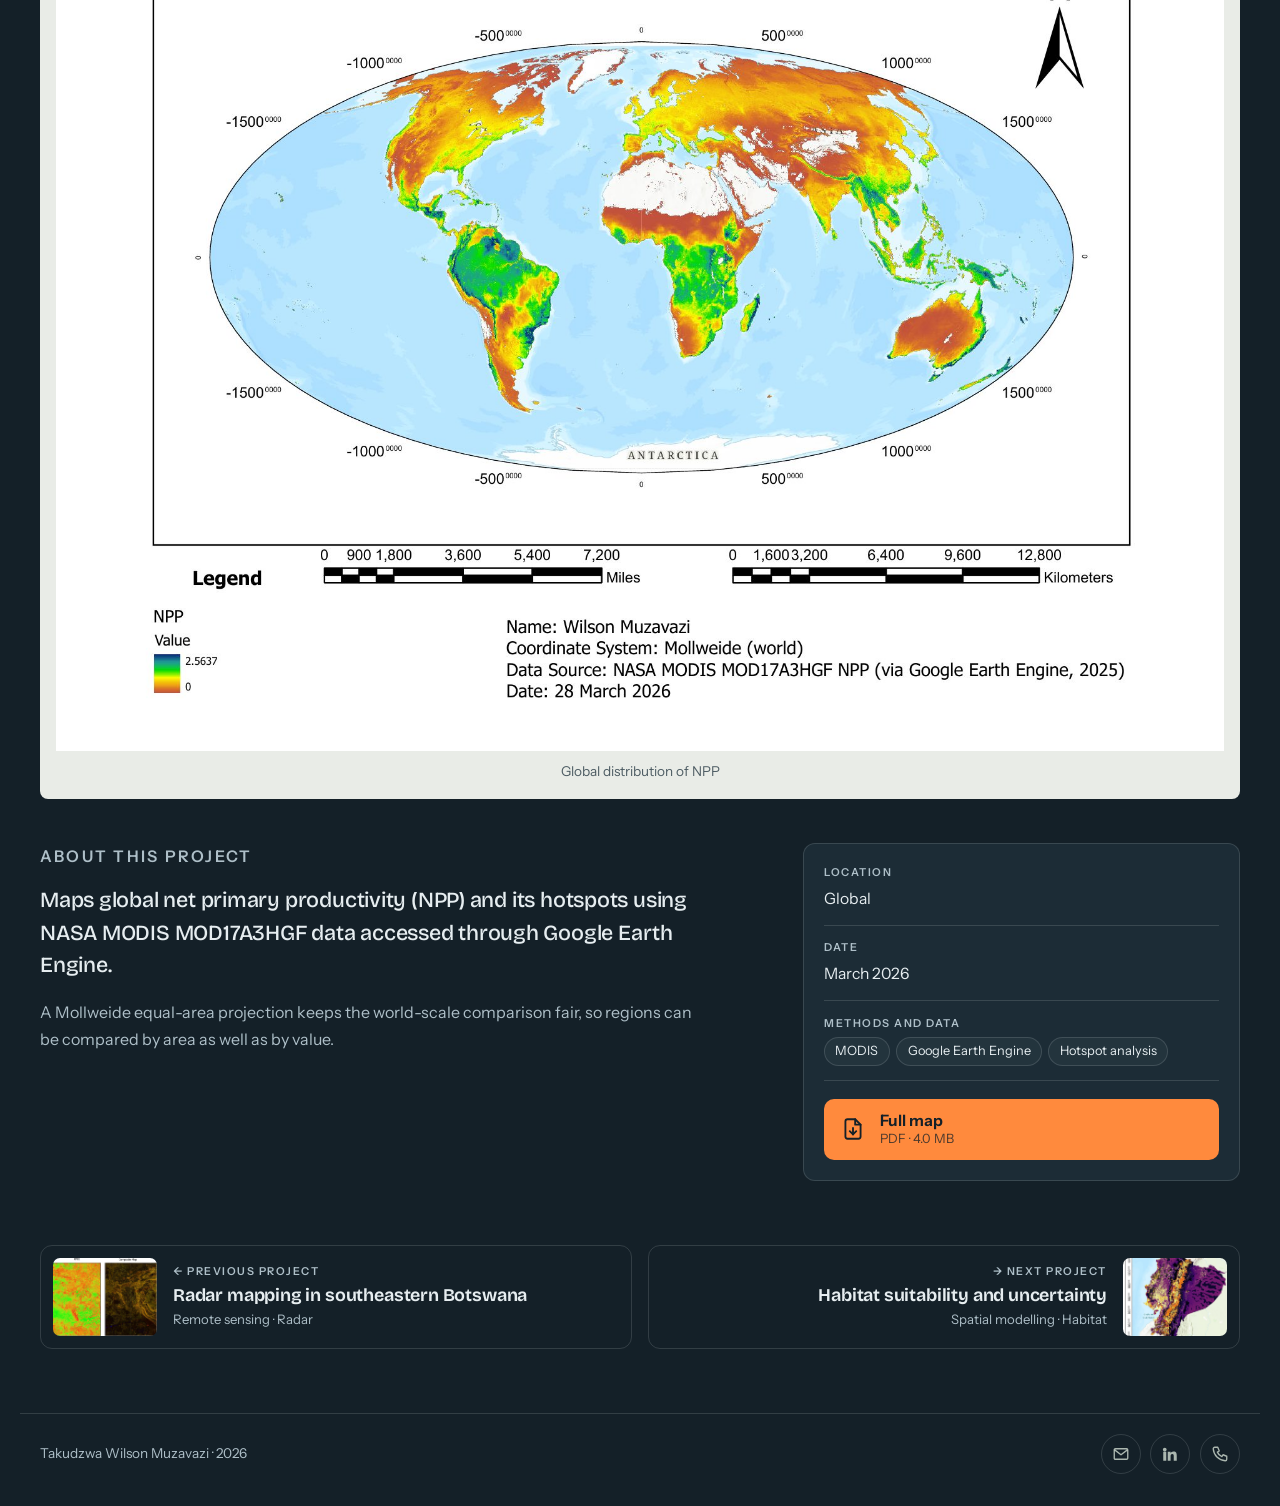
<file: project-global-npp.html>
<!DOCTYPE html>
<html lang="en">
<head>
<meta charset="UTF-8">
<meta name="viewport" content="width=device-width, initial-scale=1">
<title>Global productivity hotspots – Takudzwa Wilson Muzavazi</title>
<meta name="description" content="Maps global net primary productivity (NPP) and its hotspots using NASA MODIS MOD17A3HGF data accessed through Google Earth Engine.">
<link rel="preconnect" href="https://fonts.googleapis.com">
<link rel="preconnect" href="https://fonts.gstatic.com" crossorigin>
<link href="https://fonts.googleapis.com/css2?family=Big+Shoulders+Display:wght@700;800;900&family=Bricolage+Grotesque:opsz,wght@12..96,400..800&family=Instrument+Sans:wght@400..700&display=swap" rel="stylesheet">
<link rel="stylesheet" href="css/site.css">
</head>
<body>
<header class="top">
  <div class="wrap">
    <a class="brand" href="index.html">Takudzwa Wilson Muzavazi<small>GIS &amp; Remote Sensing</small></a>
    <button class="menu-btn" type="button" aria-expanded="false" aria-controls="nav">Menu</button>
    <nav class="nav" id="nav" aria-label="Main">
      <a href="index.html">Home</a>
      <div class="has-menu">
        <button class="menu-parent" type="button" aria-expanded="false">About <span aria-hidden="true">▾</span></button>
        <div class="submenu">
          <a href="about.html">Quick bio</a>
          <a href="cv.html">CV</a>
        </div>
      </div>
      <a href="projects.html" aria-current="page">Projects</a>
      <a class="cta" href="contact.html">Get in touch</a>
    </nav>
  </div>
</header>
<main>
<section class="banner" style="background-image: linear-gradient(to bottom, rgba(20,32,40,0.62), rgba(20,32,40,0.5) 45%, rgba(20,32,40,0.92)), url('images/river-forest-poster.jpg')">
  <div class="wrap">
    <a class="back" href="projects.html">← All projects</a>
    <p class="cat">Remote sensing · Global analysis</p>
    <h1 class="project-title">Global productivity hotspots</h1>
    <p class="meta"><span>Global</span><span>March 2026</span></p>
  </div>
</section>

<section class="section project-section">
  <div class="wrap">
    <figure class="plate">
      <a href="images/projects/global-npp.jpg" target="_blank" rel="noopener"><img src="images/projects/global-npp.jpg" alt="NPP hotspots"></a>
      <figcaption>NPP hotspots</figcaption>
    </figure>
    <figure class="plate">
      <a href="images/projects/global-npp-2.jpg" target="_blank" rel="noopener"><img src="images/projects/global-npp-2.jpg" alt="Global distribution of NPP" loading="lazy"></a>
      <figcaption>Global distribution of NPP</figcaption>
    </figure>
    <div class="project-body">
      <div class="project-text">
        <p class="label">About this project</p>
        <p class="project-lede">Maps global net primary productivity (NPP) and its hotspots using NASA MODIS MOD17A3HGF data accessed through Google Earth Engine.</p>
        <p>A Mollweide equal-area projection keeps the world-scale comparison fair, so regions can be compared by area as well as by value.</p>
      </div>
      <aside class="facts">
        <dl>
          <div><dt class="label">Location</dt><dd>Global</dd></div>
          <div><dt class="label">Date</dt><dd>March 2026</dd></div>
          <div><dt class="label">Methods and data</dt><dd><ul class="tags"><li>MODIS</li><li>Google Earth Engine</li><li>Hotspot analysis</li></ul></dd></div>
        </dl>
        <a class="download" href="docs/global-npp.pdf" target="_blank" rel="noopener">
          <svg viewBox="0 0 24 24" aria-hidden="true"><path d="M14 3H7a2 2 0 0 0-2 2v14a2 2 0 0 0 2 2h10a2 2 0 0 0 2-2V8z"/><path d="M14 3v5h5"/><path d="M12 11v6"/><path d="m9 14 3 3 3-3"/></svg>
          <span><strong>Full map</strong><small>PDF · 4.0 MB</small></span>
        </a>
      </aside>
    </div>
    <nav class="pn-row" aria-label="More projects">
      <a class="pn pn-previous" href="project-botswana-radar.html">
        <img src="images/projects/botswana-radar-thumb.jpg" alt="" loading="lazy">
        <span class="pn-text"><span class="label">← Previous project</span><span class="pn-title">Radar mapping in southeastern Botswana</span><span class="pn-cat">Remote sensing · Radar</span></span>
      </a>
      <a class="pn pn-next" href="project-habitat-suitability.html">
        <img src="images/projects/habitat-suitability-thumb.jpg" alt="" loading="lazy">
        <span class="pn-text"><span class="label">→ Next project</span><span class="pn-title">Habitat suitability and uncertainty</span><span class="pn-cat">Spatial modelling · Habitat</span></span>
      </a>
    </nav>
  </div>
</section>
</main>
<footer class="foot">
  <div class="wrap">
    <p>Takudzwa Wilson Muzavazi · <span id="year">2026</span></p>
    <ul class="socials">
      <li><a href="mailto:twmuzava@mtu.edu" title="Email"><svg viewBox="0 0 24 24" fill="none" stroke="currentColor" stroke-width="1.8" stroke-linejoin="round" aria-hidden="true"><rect x="3" y="5" width="18" height="14" rx="1.5"/><path d="m3.5 6.5 8.5 6.5 8.5-6.5"/></svg><span class="sr-only">Email</span></a></li>
      <li><a href="https://www.linkedin.com/in/wilsonmuzavazi/" target="_blank" rel="noopener" title="LinkedIn"><svg viewBox="0 0 24 24" fill="currentColor" aria-hidden="true"><path d="M4.98 3.5a2.5 2.5 0 1 1 0 5 2.5 2.5 0 0 1 0-5zM3 9h4v12H3zM9 9h3.8v1.7h.05c.53-1 1.83-2.05 3.77-2.05C20.6 8.65 21 11.2 21 14.4V21h-4v-5.8c0-1.4-.03-3.2-1.95-3.2-1.95 0-2.25 1.5-2.25 3.1V21H9z"/></svg><span class="sr-only">LinkedIn</span></a></li>
      <li><a href="tel:+19063199894" title="Phone"><svg viewBox="0 0 24 24" fill="none" stroke="currentColor" stroke-width="1.8" stroke-linejoin="round" aria-hidden="true"><path d="M5 3h4l2 5-2.5 1.5a11 11 0 0 0 6 6L16 13l5 2v4a2 2 0 0 1-2 2A17 17 0 0 1 3 5a2 2 0 0 1 2-2z"/></svg><span class="sr-only">Phone</span></a></li>
    </ul>
  </div>
</footer>
<script>
(function () {
  var btn = document.querySelector('.menu-btn'), nav = document.getElementById('nav');
  btn.addEventListener('click', function () {
    var open = nav.classList.toggle('open');
    btn.setAttribute('aria-expanded', open);
  });
  document.querySelectorAll('.menu-parent').forEach(function (b) {
    b.addEventListener('click', function () {
      var open = b.parentElement.classList.toggle('open');
      b.setAttribute('aria-expanded', open);
    });
  });
  document.addEventListener('click', function (e) {
    document.querySelectorAll('.has-menu.open').forEach(function (m) {
      if (!m.contains(e.target)) { m.classList.remove('open'); m.querySelector('.menu-parent').setAttribute('aria-expanded', 'false'); }
    });
  });
  var y = document.getElementById('year'); if (y) y.textContent = new Date().getFullYear();
  var copy = document.querySelector('.copy');
  if (copy) copy.addEventListener('click', function () {
    var done = function () { copy.textContent = 'Copied'; setTimeout(function () { copy.textContent = 'Copy'; }, 2000); };
    try { navigator.clipboard.writeText(copy.dataset.copy).then(done, function () {}); } catch (e) {}
  });
})();
</script>
</body>
</html>
</file>
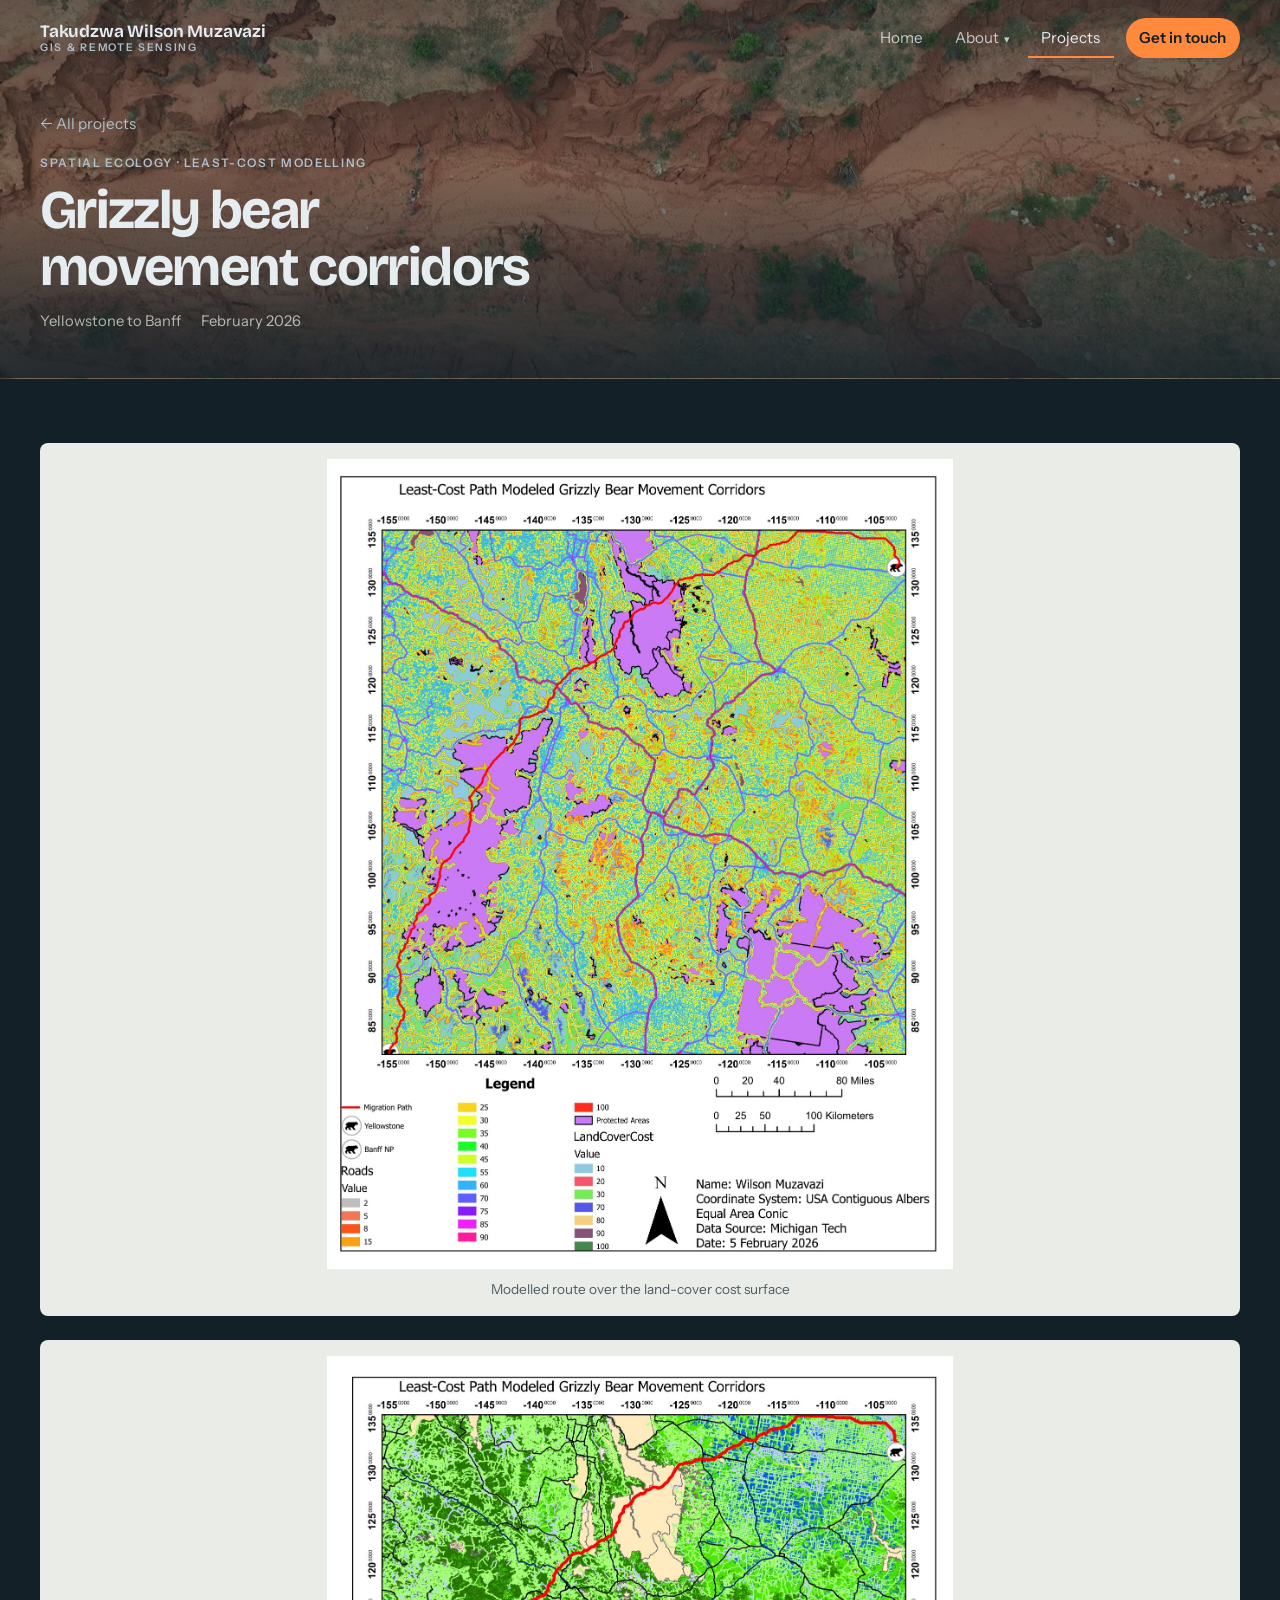
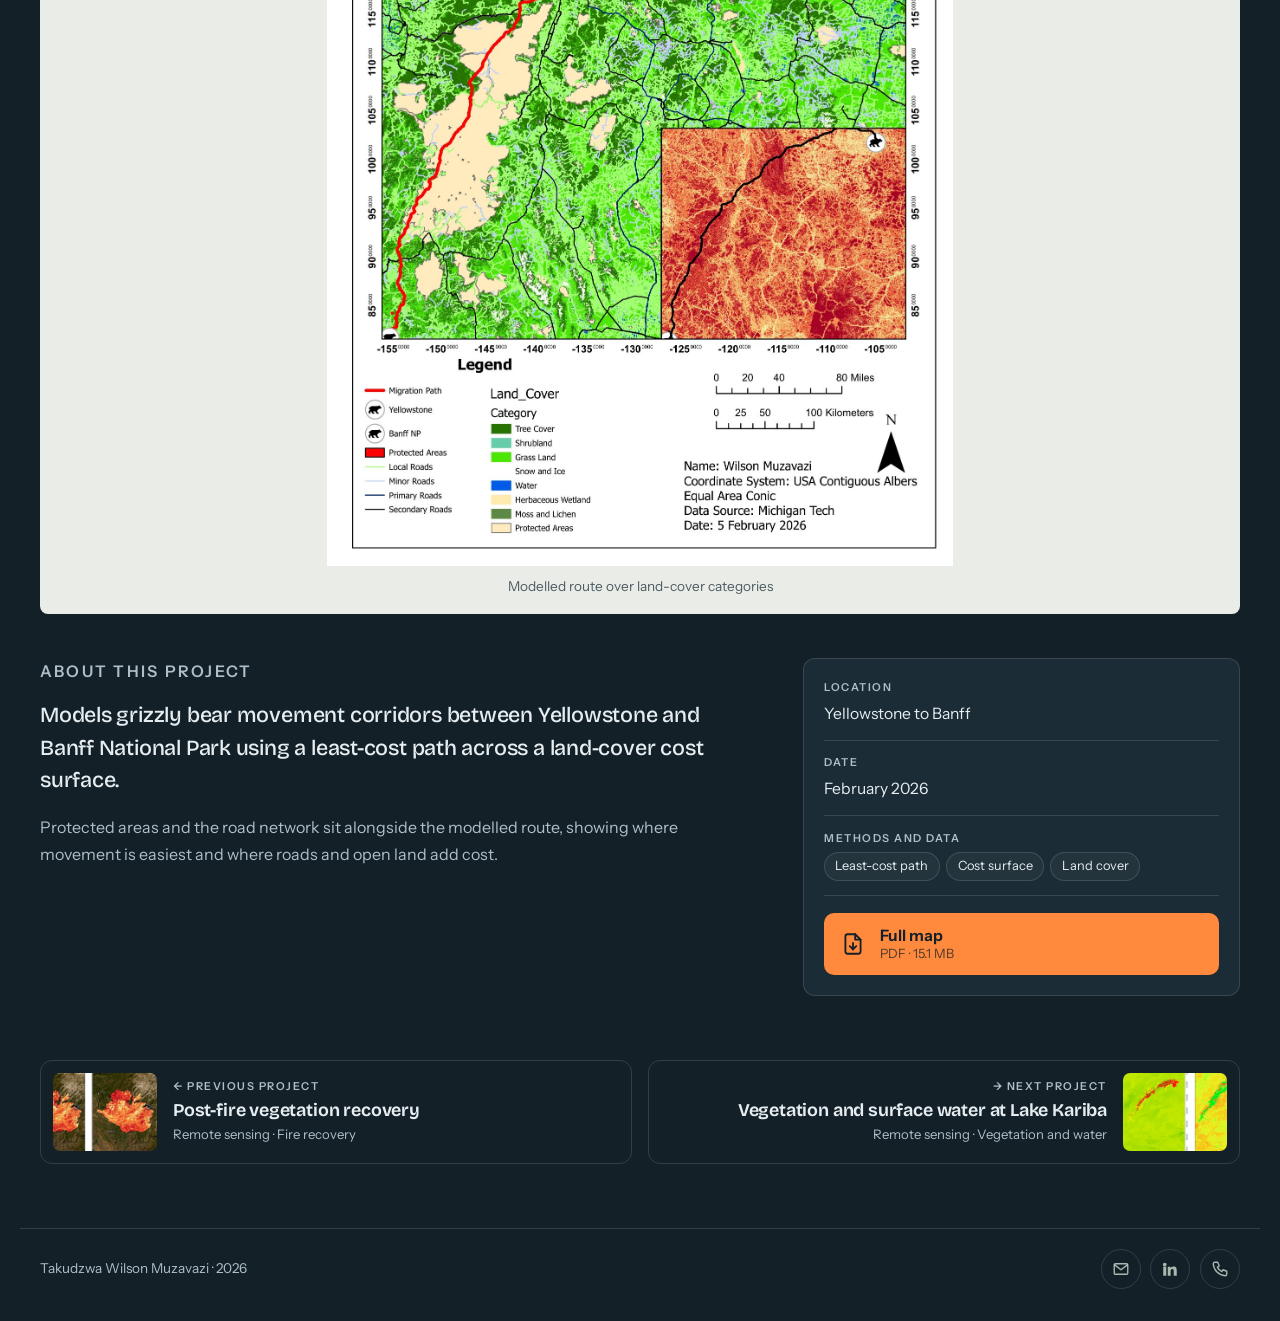
<file: project-grizzly-corridors.html>
<!DOCTYPE html>
<html lang="en">
<head>
<meta charset="UTF-8">
<meta name="viewport" content="width=device-width, initial-scale=1">
<title>Grizzly bear movement corridors – Takudzwa Wilson Muzavazi</title>
<meta name="description" content="Models grizzly bear movement corridors between Yellowstone and Banff National Park using a least-cost path across a land-cover cost surface.">
<link rel="preconnect" href="https://fonts.googleapis.com">
<link rel="preconnect" href="https://fonts.gstatic.com" crossorigin>
<link href="https://fonts.googleapis.com/css2?family=Big+Shoulders+Display:wght@700;800;900&family=Bricolage+Grotesque:opsz,wght@12..96,400..800&family=Instrument+Sans:wght@400..700&display=swap" rel="stylesheet">
<link rel="stylesheet" href="css/site.css">
</head>
<body>
<header class="top">
  <div class="wrap">
    <a class="brand" href="index.html">Takudzwa Wilson Muzavazi<small>GIS &amp; Remote Sensing</small></a>
    <button class="menu-btn" type="button" aria-expanded="false" aria-controls="nav">Menu</button>
    <nav class="nav" id="nav" aria-label="Main">
      <a href="index.html">Home</a>
      <div class="has-menu">
        <button class="menu-parent" type="button" aria-expanded="false">About <span aria-hidden="true">▾</span></button>
        <div class="submenu">
          <a href="about.html">Quick bio</a>
          <a href="cv.html">CV</a>
        </div>
      </div>
      <a href="projects.html" aria-current="page">Projects</a>
      <a class="cta" href="contact.html">Get in touch</a>
    </nav>
  </div>
</header>
<main>
<section class="banner" style="background-image: linear-gradient(to bottom, rgba(20,32,40,0.62), rgba(20,32,40,0.5) 45%, rgba(20,32,40,0.92)), url('images/red-gully-poster.jpg')">
  <div class="wrap">
    <a class="back" href="projects.html">← All projects</a>
    <p class="cat">Spatial ecology · Least-cost modelling</p>
    <h1 class="project-title">Grizzly bear movement corridors</h1>
    <p class="meta"><span>Yellowstone to Banff</span><span>February 2026</span></p>
  </div>
</section>

<section class="section project-section">
  <div class="wrap">
    <figure class="plate tall">
      <a href="images/projects/grizzly-corridors.jpg" target="_blank" rel="noopener"><img src="images/projects/grizzly-corridors.jpg" alt="Modelled route over the land-cover cost surface"></a>
      <figcaption>Modelled route over the land-cover cost surface</figcaption>
    </figure>
    <figure class="plate tall">
      <a href="images/projects/grizzly-corridors-2.jpg" target="_blank" rel="noopener"><img src="images/projects/grizzly-corridors-2.jpg" alt="Modelled route over land-cover categories" loading="lazy"></a>
      <figcaption>Modelled route over land-cover categories</figcaption>
    </figure>
    <div class="project-body">
      <div class="project-text">
        <p class="label">About this project</p>
        <p class="project-lede">Models grizzly bear movement corridors between Yellowstone and Banff National Park using a least-cost path across a land-cover cost surface.</p>
        <p>Protected areas and the road network sit alongside the modelled route, showing where movement is easiest and where roads and open land add cost.</p>
      </div>
      <aside class="facts">
        <dl>
          <div><dt class="label">Location</dt><dd>Yellowstone to Banff</dd></div>
          <div><dt class="label">Date</dt><dd>February 2026</dd></div>
          <div><dt class="label">Methods and data</dt><dd><ul class="tags"><li>Least-cost path</li><li>Cost surface</li><li>Land cover</li></ul></dd></div>
        </dl>
        <a class="download" href="docs/grizzly-corridors.pdf" target="_blank" rel="noopener">
          <svg viewBox="0 0 24 24" aria-hidden="true"><path d="M14 3H7a2 2 0 0 0-2 2v14a2 2 0 0 0 2 2h10a2 2 0 0 0 2-2V8z"/><path d="M14 3v5h5"/><path d="M12 11v6"/><path d="m9 14 3 3 3-3"/></svg>
          <span><strong>Full map</strong><small>PDF · 15.1 MB</small></span>
        </a>
      </aside>
    </div>
    <nav class="pn-row" aria-label="More projects">
      <a class="pn pn-previous" href="project-rim-fire-recovery.html">
        <img src="images/projects/rim-fire-recovery-thumb.jpg" alt="" loading="lazy">
        <span class="pn-text"><span class="label">← Previous project</span><span class="pn-title">Post-fire vegetation recovery</span><span class="pn-cat">Remote sensing · Fire recovery</span></span>
      </a>
      <a class="pn pn-next" href="project-lake-kariba.html">
        <img src="images/projects/lake-kariba-thumb.jpg" alt="" loading="lazy">
        <span class="pn-text"><span class="label">→ Next project</span><span class="pn-title">Vegetation and surface water at Lake Kariba</span><span class="pn-cat">Remote sensing · Vegetation and water</span></span>
      </a>
    </nav>
  </div>
</section>
</main>
<footer class="foot">
  <div class="wrap">
    <p>Takudzwa Wilson Muzavazi · <span id="year">2026</span></p>
    <ul class="socials">
      <li><a href="mailto:twmuzava@mtu.edu" title="Email"><svg viewBox="0 0 24 24" fill="none" stroke="currentColor" stroke-width="1.8" stroke-linejoin="round" aria-hidden="true"><rect x="3" y="5" width="18" height="14" rx="1.5"/><path d="m3.5 6.5 8.5 6.5 8.5-6.5"/></svg><span class="sr-only">Email</span></a></li>
      <li><a href="https://www.linkedin.com/in/wilsonmuzavazi/" target="_blank" rel="noopener" title="LinkedIn"><svg viewBox="0 0 24 24" fill="currentColor" aria-hidden="true"><path d="M4.98 3.5a2.5 2.5 0 1 1 0 5 2.5 2.5 0 0 1 0-5zM3 9h4v12H3zM9 9h3.8v1.7h.05c.53-1 1.83-2.05 3.77-2.05C20.6 8.65 21 11.2 21 14.4V21h-4v-5.8c0-1.4-.03-3.2-1.95-3.2-1.95 0-2.25 1.5-2.25 3.1V21H9z"/></svg><span class="sr-only">LinkedIn</span></a></li>
      <li><a href="tel:+19063199894" title="Phone"><svg viewBox="0 0 24 24" fill="none" stroke="currentColor" stroke-width="1.8" stroke-linejoin="round" aria-hidden="true"><path d="M5 3h4l2 5-2.5 1.5a11 11 0 0 0 6 6L16 13l5 2v4a2 2 0 0 1-2 2A17 17 0 0 1 3 5a2 2 0 0 1 2-2z"/></svg><span class="sr-only">Phone</span></a></li>
    </ul>
  </div>
</footer>
<script>
(function () {
  var btn = document.querySelector('.menu-btn'), nav = document.getElementById('nav');
  btn.addEventListener('click', function () {
    var open = nav.classList.toggle('open');
    btn.setAttribute('aria-expanded', open);
  });
  document.querySelectorAll('.menu-parent').forEach(function (b) {
    b.addEventListener('click', function () {
      var open = b.parentElement.classList.toggle('open');
      b.setAttribute('aria-expanded', open);
    });
  });
  document.addEventListener('click', function (e) {
    document.querySelectorAll('.has-menu.open').forEach(function (m) {
      if (!m.contains(e.target)) { m.classList.remove('open'); m.querySelector('.menu-parent').setAttribute('aria-expanded', 'false'); }
    });
  });
  var y = document.getElementById('year'); if (y) y.textContent = new Date().getFullYear();
  var copy = document.querySelector('.copy');
  if (copy) copy.addEventListener('click', function () {
    var done = function () { copy.textContent = 'Copied'; setTimeout(function () { copy.textContent = 'Copy'; }, 2000); };
    try { navigator.clipboard.writeText(copy.dataset.copy).then(done, function () {}); } catch (e) {}
  });
})();
</script>
</body>
</html>
</file>
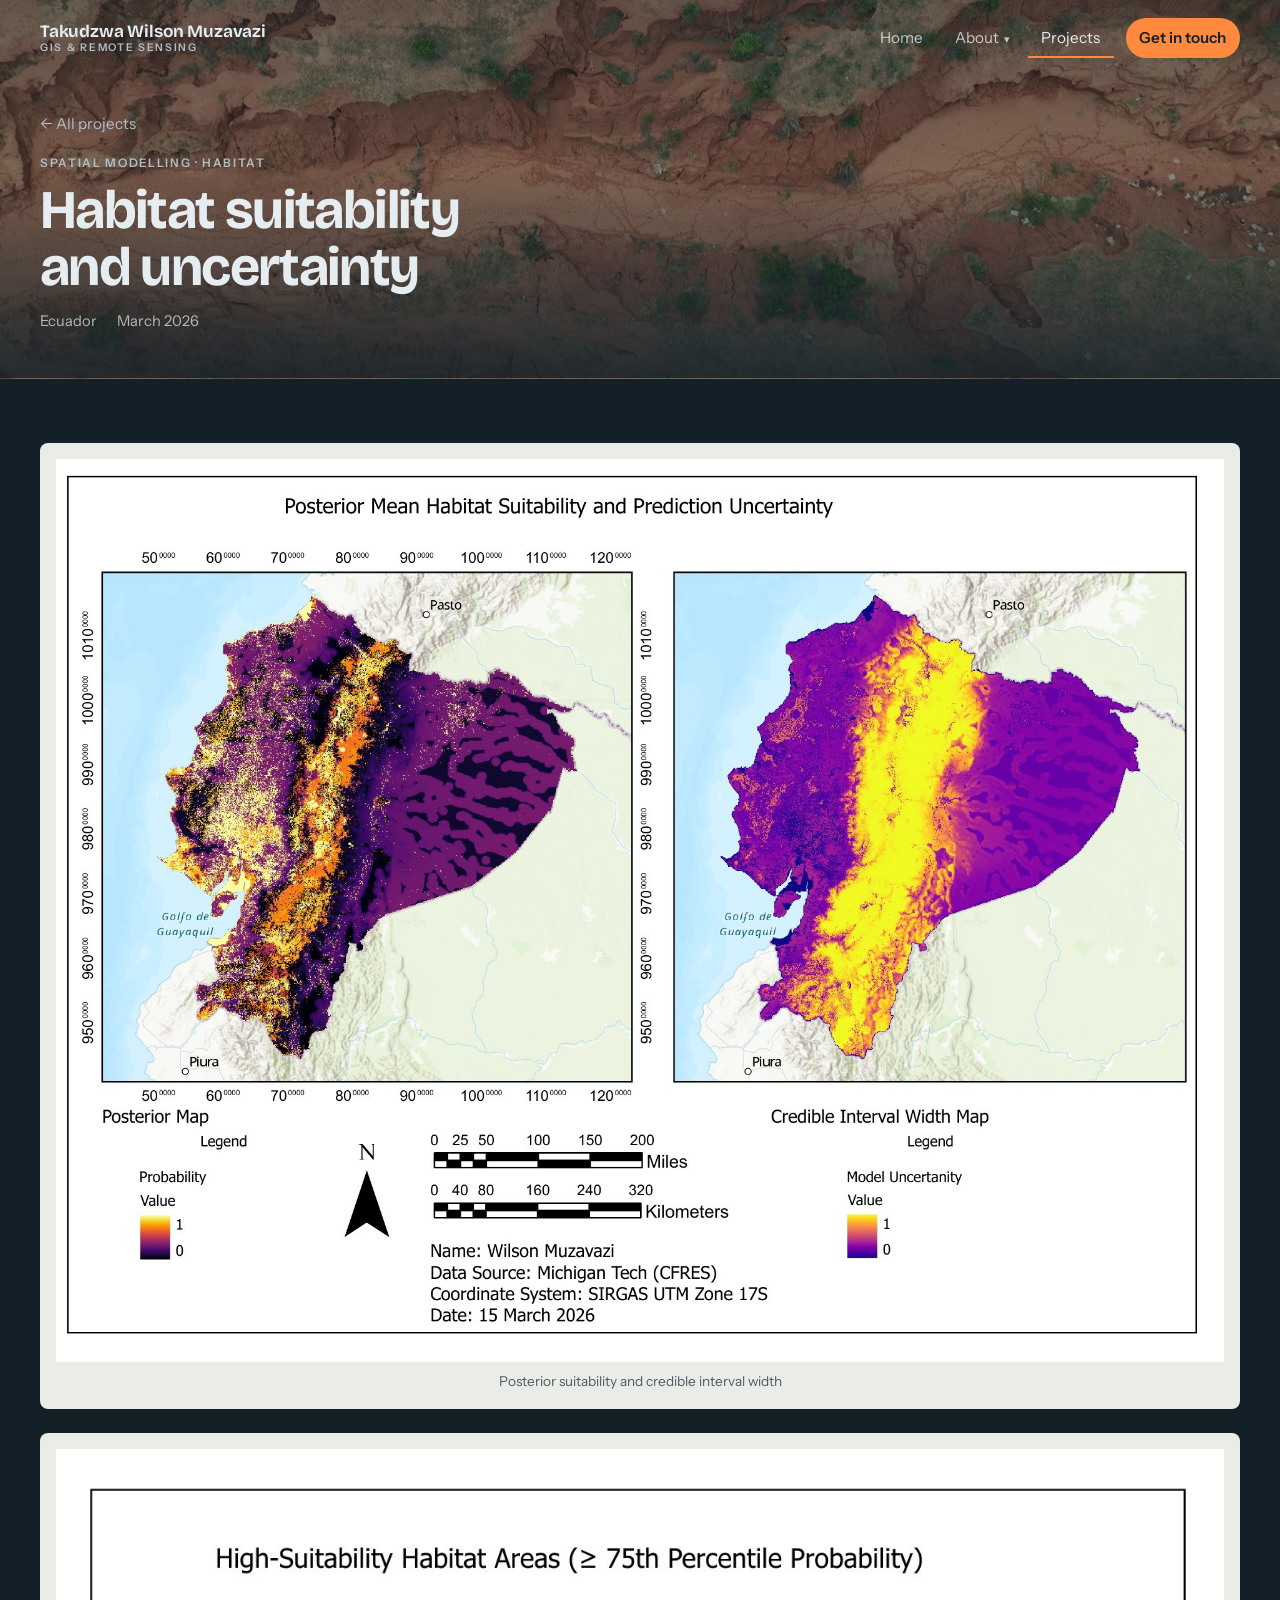
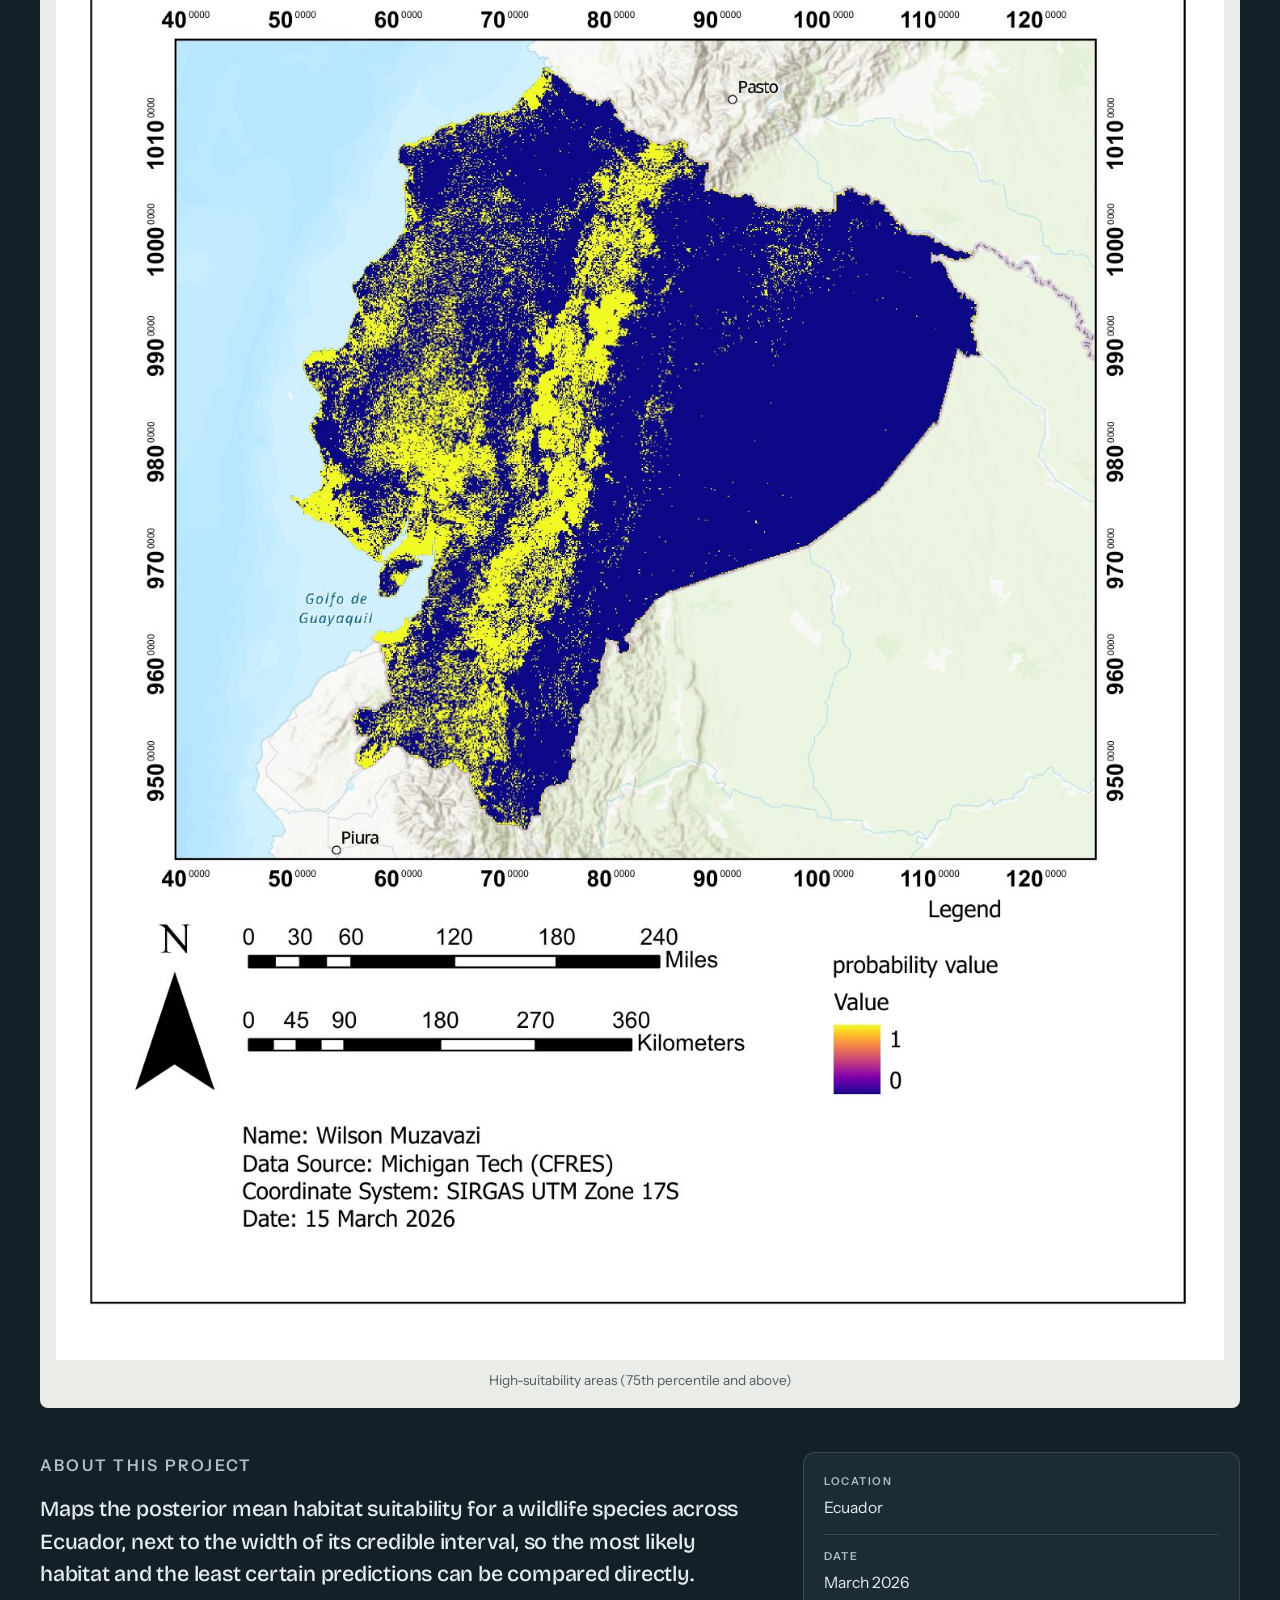
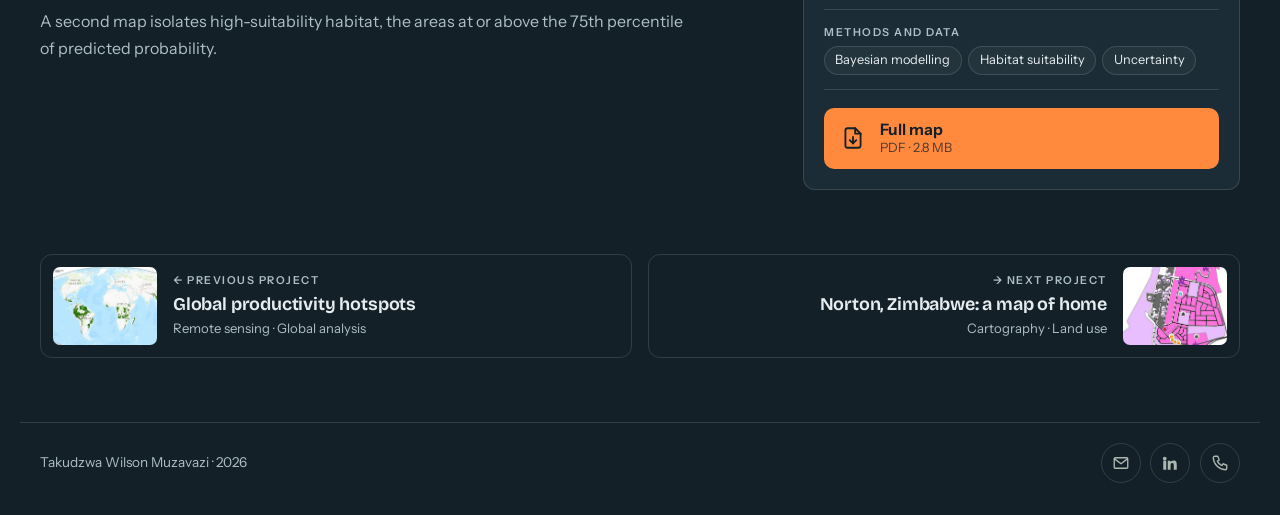
<file: project-habitat-suitability.html>
<!DOCTYPE html>
<html lang="en">
<head>
<meta charset="UTF-8">
<meta name="viewport" content="width=device-width, initial-scale=1">
<title>Habitat suitability and uncertainty – Takudzwa Wilson Muzavazi</title>
<meta name="description" content="Maps the posterior mean habitat suitability for a wildlife species across Ecuador, next to the width of its credible interval, so the most likely habitat a">
<link rel="preconnect" href="https://fonts.googleapis.com">
<link rel="preconnect" href="https://fonts.gstatic.com" crossorigin>
<link href="https://fonts.googleapis.com/css2?family=Big+Shoulders+Display:wght@700;800;900&family=Bricolage+Grotesque:opsz,wght@12..96,400..800&family=Instrument+Sans:wght@400..700&display=swap" rel="stylesheet">
<link rel="stylesheet" href="css/site.css">
</head>
<body>
<header class="top">
  <div class="wrap">
    <a class="brand" href="index.html">Takudzwa Wilson Muzavazi<small>GIS &amp; Remote Sensing</small></a>
    <button class="menu-btn" type="button" aria-expanded="false" aria-controls="nav">Menu</button>
    <nav class="nav" id="nav" aria-label="Main">
      <a href="index.html">Home</a>
      <div class="has-menu">
        <button class="menu-parent" type="button" aria-expanded="false">About <span aria-hidden="true">▾</span></button>
        <div class="submenu">
          <a href="about.html">Quick bio</a>
          <a href="cv.html">CV</a>
        </div>
      </div>
      <a href="projects.html" aria-current="page">Projects</a>
      <a class="cta" href="contact.html">Get in touch</a>
    </nav>
  </div>
</header>
<main>
<section class="banner" style="background-image: linear-gradient(to bottom, rgba(20,32,40,0.62), rgba(20,32,40,0.5) 45%, rgba(20,32,40,0.92)), url('images/red-gully-poster.jpg')">
  <div class="wrap">
    <a class="back" href="projects.html">← All projects</a>
    <p class="cat">Spatial modelling · Habitat</p>
    <h1 class="project-title">Habitat suitability and uncertainty</h1>
    <p class="meta"><span>Ecuador</span><span>March 2026</span></p>
  </div>
</section>

<section class="section project-section">
  <div class="wrap">
    <figure class="plate">
      <a href="images/projects/habitat-suitability.jpg" target="_blank" rel="noopener"><img src="images/projects/habitat-suitability.jpg" alt="Posterior suitability and credible interval width"></a>
      <figcaption>Posterior suitability and credible interval width</figcaption>
    </figure>
    <figure class="plate">
      <a href="images/projects/habitat-suitability-2.jpg" target="_blank" rel="noopener"><img src="images/projects/habitat-suitability-2.jpg" alt="High-suitability areas (75th percentile and above)" loading="lazy"></a>
      <figcaption>High-suitability areas (75th percentile and above)</figcaption>
    </figure>
    <div class="project-body">
      <div class="project-text">
        <p class="label">About this project</p>
        <p class="project-lede">Maps the posterior mean habitat suitability for a wildlife species across Ecuador, next to the width of its credible interval, so the most likely habitat and the least certain predictions can be compared directly.</p>
        <p>A second map isolates high-suitability habitat, the areas at or above the 75th percentile of predicted probability.</p>
      </div>
      <aside class="facts">
        <dl>
          <div><dt class="label">Location</dt><dd>Ecuador</dd></div>
          <div><dt class="label">Date</dt><dd>March 2026</dd></div>
          <div><dt class="label">Methods and data</dt><dd><ul class="tags"><li>Bayesian modelling</li><li>Habitat suitability</li><li>Uncertainty</li></ul></dd></div>
        </dl>
        <a class="download" href="docs/habitat-suitability.pdf" target="_blank" rel="noopener">
          <svg viewBox="0 0 24 24" aria-hidden="true"><path d="M14 3H7a2 2 0 0 0-2 2v14a2 2 0 0 0 2 2h10a2 2 0 0 0 2-2V8z"/><path d="M14 3v5h5"/><path d="M12 11v6"/><path d="m9 14 3 3 3-3"/></svg>
          <span><strong>Full map</strong><small>PDF · 2.8 MB</small></span>
        </a>
      </aside>
    </div>
    <nav class="pn-row" aria-label="More projects">
      <a class="pn pn-previous" href="project-global-npp.html">
        <img src="images/projects/global-npp-thumb.jpg" alt="" loading="lazy">
        <span class="pn-text"><span class="label">← Previous project</span><span class="pn-title">Global productivity hotspots</span><span class="pn-cat">Remote sensing · Global analysis</span></span>
      </a>
      <a class="pn pn-next" href="project-norton.html">
        <img src="images/projects/norton-thumb.jpg" alt="" loading="lazy">
        <span class="pn-text"><span class="label">→ Next project</span><span class="pn-title">Norton, Zimbabwe: a map of home</span><span class="pn-cat">Cartography · Land use</span></span>
      </a>
    </nav>
  </div>
</section>
</main>
<footer class="foot">
  <div class="wrap">
    <p>Takudzwa Wilson Muzavazi · <span id="year">2026</span></p>
    <ul class="socials">
      <li><a href="mailto:twmuzava@mtu.edu" title="Email"><svg viewBox="0 0 24 24" fill="none" stroke="currentColor" stroke-width="1.8" stroke-linejoin="round" aria-hidden="true"><rect x="3" y="5" width="18" height="14" rx="1.5"/><path d="m3.5 6.5 8.5 6.5 8.5-6.5"/></svg><span class="sr-only">Email</span></a></li>
      <li><a href="https://www.linkedin.com/in/wilsonmuzavazi/" target="_blank" rel="noopener" title="LinkedIn"><svg viewBox="0 0 24 24" fill="currentColor" aria-hidden="true"><path d="M4.98 3.5a2.5 2.5 0 1 1 0 5 2.5 2.5 0 0 1 0-5zM3 9h4v12H3zM9 9h3.8v1.7h.05c.53-1 1.83-2.05 3.77-2.05C20.6 8.65 21 11.2 21 14.4V21h-4v-5.8c0-1.4-.03-3.2-1.95-3.2-1.95 0-2.25 1.5-2.25 3.1V21H9z"/></svg><span class="sr-only">LinkedIn</span></a></li>
      <li><a href="tel:+19063199894" title="Phone"><svg viewBox="0 0 24 24" fill="none" stroke="currentColor" stroke-width="1.8" stroke-linejoin="round" aria-hidden="true"><path d="M5 3h4l2 5-2.5 1.5a11 11 0 0 0 6 6L16 13l5 2v4a2 2 0 0 1-2 2A17 17 0 0 1 3 5a2 2 0 0 1 2-2z"/></svg><span class="sr-only">Phone</span></a></li>
    </ul>
  </div>
</footer>
<script>
(function () {
  var btn = document.querySelector('.menu-btn'), nav = document.getElementById('nav');
  btn.addEventListener('click', function () {
    var open = nav.classList.toggle('open');
    btn.setAttribute('aria-expanded', open);
  });
  document.querySelectorAll('.menu-parent').forEach(function (b) {
    b.addEventListener('click', function () {
      var open = b.parentElement.classList.toggle('open');
      b.setAttribute('aria-expanded', open);
    });
  });
  document.addEventListener('click', function (e) {
    document.querySelectorAll('.has-menu.open').forEach(function (m) {
      if (!m.contains(e.target)) { m.classList.remove('open'); m.querySelector('.menu-parent').setAttribute('aria-expanded', 'false'); }
    });
  });
  var y = document.getElementById('year'); if (y) y.textContent = new Date().getFullYear();
  var copy = document.querySelector('.copy');
  if (copy) copy.addEventListener('click', function () {
    var done = function () { copy.textContent = 'Copied'; setTimeout(function () { copy.textContent = 'Copy'; }, 2000); };
    try { navigator.clipboard.writeText(copy.dataset.copy).then(done, function () {}); } catch (e) {}
  });
})();
</script>
</body>
</html>
</file>
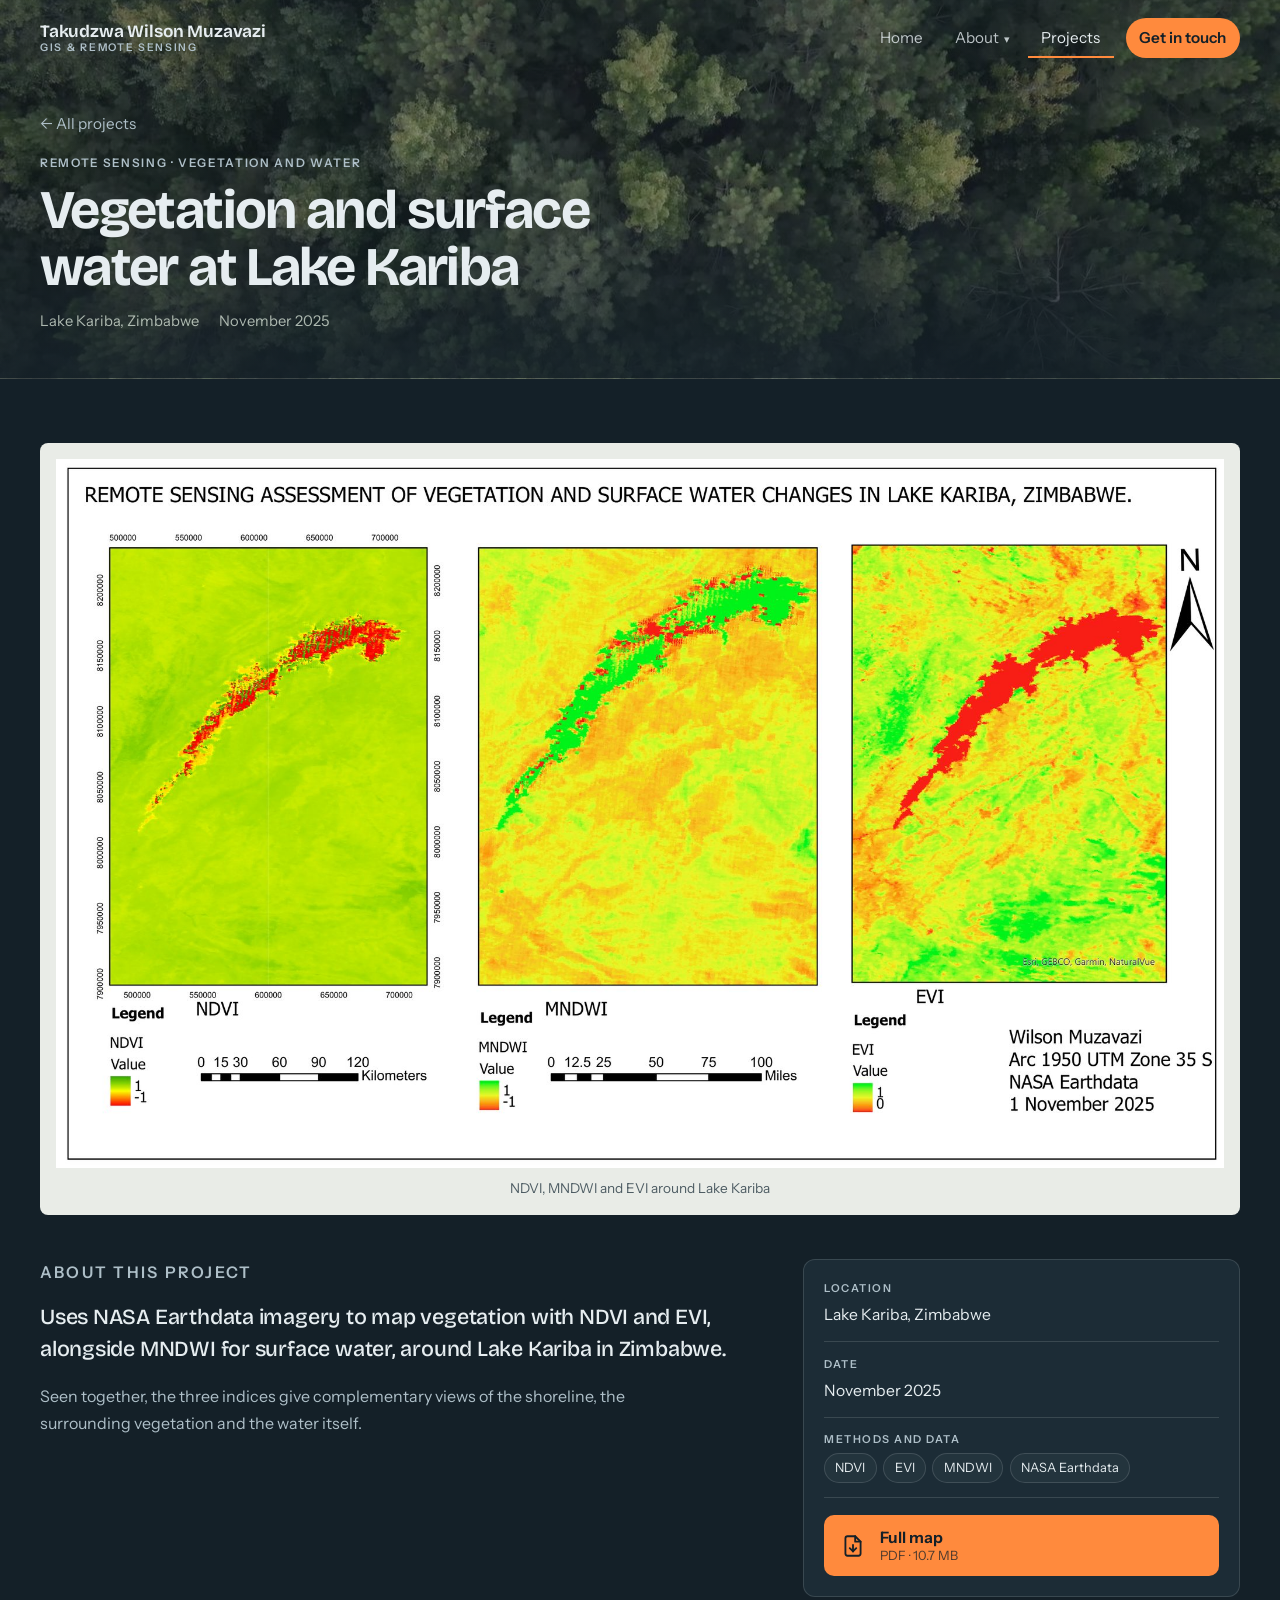
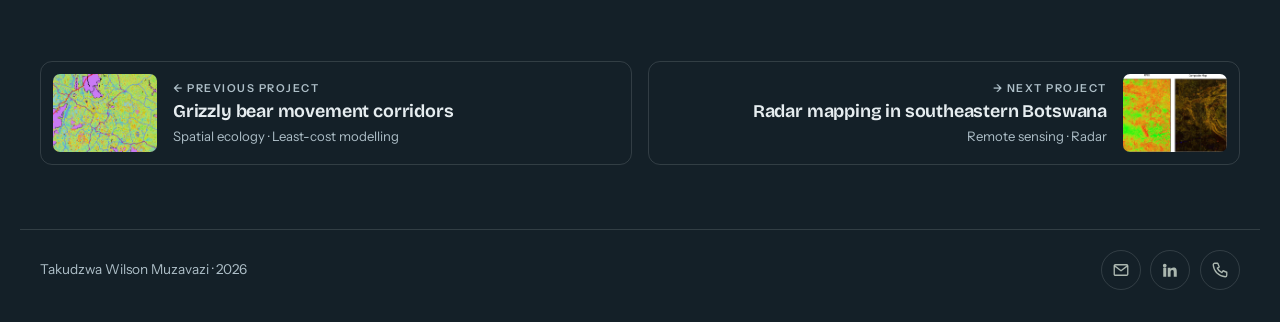
<file: project-lake-kariba.html>
<!DOCTYPE html>
<html lang="en">
<head>
<meta charset="UTF-8">
<meta name="viewport" content="width=device-width, initial-scale=1">
<title>Vegetation and surface water at Lake Kariba – Takudzwa Wilson Muzavazi</title>
<meta name="description" content="Uses NASA Earthdata imagery to map vegetation with NDVI and EVI, alongside MNDWI for surface water, around Lake Kariba in Zimbabwe.">
<link rel="preconnect" href="https://fonts.googleapis.com">
<link rel="preconnect" href="https://fonts.gstatic.com" crossorigin>
<link href="https://fonts.googleapis.com/css2?family=Big+Shoulders+Display:wght@700;800;900&family=Bricolage+Grotesque:opsz,wght@12..96,400..800&family=Instrument+Sans:wght@400..700&display=swap" rel="stylesheet">
<link rel="stylesheet" href="css/site.css">
</head>
<body>
<header class="top">
  <div class="wrap">
    <a class="brand" href="index.html">Takudzwa Wilson Muzavazi<small>GIS &amp; Remote Sensing</small></a>
    <button class="menu-btn" type="button" aria-expanded="false" aria-controls="nav">Menu</button>
    <nav class="nav" id="nav" aria-label="Main">
      <a href="index.html">Home</a>
      <div class="has-menu">
        <button class="menu-parent" type="button" aria-expanded="false">About <span aria-hidden="true">▾</span></button>
        <div class="submenu">
          <a href="about.html">Quick bio</a>
          <a href="cv.html">CV</a>
        </div>
      </div>
      <a href="projects.html" aria-current="page">Projects</a>
      <a class="cta" href="contact.html">Get in touch</a>
    </nav>
  </div>
</header>
<main>
<section class="banner" style="background-image: linear-gradient(to bottom, rgba(20,32,40,0.62), rgba(20,32,40,0.5) 45%, rgba(20,32,40,0.92)), url('images/forest-canopy-poster.jpg')">
  <div class="wrap">
    <a class="back" href="projects.html">← All projects</a>
    <p class="cat">Remote sensing · Vegetation and water</p>
    <h1 class="project-title">Vegetation and surface water at Lake Kariba</h1>
    <p class="meta"><span>Lake Kariba, Zimbabwe</span><span>November 2025</span></p>
  </div>
</section>

<section class="section project-section">
  <div class="wrap">
    <figure class="plate">
      <a href="images/projects/lake-kariba.jpg" target="_blank" rel="noopener"><img src="images/projects/lake-kariba.jpg" alt="NDVI, MNDWI and EVI around Lake Kariba"></a>
      <figcaption>NDVI, MNDWI and EVI around Lake Kariba</figcaption>
    </figure>
    <div class="project-body">
      <div class="project-text">
        <p class="label">About this project</p>
        <p class="project-lede">Uses NASA Earthdata imagery to map vegetation with NDVI and EVI, alongside MNDWI for surface water, around Lake Kariba in Zimbabwe.</p>
        <p>Seen together, the three indices give complementary views of the shoreline, the surrounding vegetation and the water itself.</p>
      </div>
      <aside class="facts">
        <dl>
          <div><dt class="label">Location</dt><dd>Lake Kariba, Zimbabwe</dd></div>
          <div><dt class="label">Date</dt><dd>November 2025</dd></div>
          <div><dt class="label">Methods and data</dt><dd><ul class="tags"><li>NDVI</li><li>EVI</li><li>MNDWI</li><li>NASA Earthdata</li></ul></dd></div>
        </dl>
        <a class="download" href="docs/lake-kariba.pdf" target="_blank" rel="noopener">
          <svg viewBox="0 0 24 24" aria-hidden="true"><path d="M14 3H7a2 2 0 0 0-2 2v14a2 2 0 0 0 2 2h10a2 2 0 0 0 2-2V8z"/><path d="M14 3v5h5"/><path d="M12 11v6"/><path d="m9 14 3 3 3-3"/></svg>
          <span><strong>Full map</strong><small>PDF · 10.7 MB</small></span>
        </a>
      </aside>
    </div>
    <nav class="pn-row" aria-label="More projects">
      <a class="pn pn-previous" href="project-grizzly-corridors.html">
        <img src="images/projects/grizzly-corridors-thumb.jpg" alt="" loading="lazy">
        <span class="pn-text"><span class="label">← Previous project</span><span class="pn-title">Grizzly bear movement corridors</span><span class="pn-cat">Spatial ecology · Least-cost modelling</span></span>
      </a>
      <a class="pn pn-next" href="project-botswana-radar.html">
        <img src="images/projects/botswana-radar-thumb.jpg" alt="" loading="lazy">
        <span class="pn-text"><span class="label">→ Next project</span><span class="pn-title">Radar mapping in southeastern Botswana</span><span class="pn-cat">Remote sensing · Radar</span></span>
      </a>
    </nav>
  </div>
</section>
</main>
<footer class="foot">
  <div class="wrap">
    <p>Takudzwa Wilson Muzavazi · <span id="year">2026</span></p>
    <ul class="socials">
      <li><a href="mailto:twmuzava@mtu.edu" title="Email"><svg viewBox="0 0 24 24" fill="none" stroke="currentColor" stroke-width="1.8" stroke-linejoin="round" aria-hidden="true"><rect x="3" y="5" width="18" height="14" rx="1.5"/><path d="m3.5 6.5 8.5 6.5 8.5-6.5"/></svg><span class="sr-only">Email</span></a></li>
      <li><a href="https://www.linkedin.com/in/wilsonmuzavazi/" target="_blank" rel="noopener" title="LinkedIn"><svg viewBox="0 0 24 24" fill="currentColor" aria-hidden="true"><path d="M4.98 3.5a2.5 2.5 0 1 1 0 5 2.5 2.5 0 0 1 0-5zM3 9h4v12H3zM9 9h3.8v1.7h.05c.53-1 1.83-2.05 3.77-2.05C20.6 8.65 21 11.2 21 14.4V21h-4v-5.8c0-1.4-.03-3.2-1.95-3.2-1.95 0-2.25 1.5-2.25 3.1V21H9z"/></svg><span class="sr-only">LinkedIn</span></a></li>
      <li><a href="tel:+19063199894" title="Phone"><svg viewBox="0 0 24 24" fill="none" stroke="currentColor" stroke-width="1.8" stroke-linejoin="round" aria-hidden="true"><path d="M5 3h4l2 5-2.5 1.5a11 11 0 0 0 6 6L16 13l5 2v4a2 2 0 0 1-2 2A17 17 0 0 1 3 5a2 2 0 0 1 2-2z"/></svg><span class="sr-only">Phone</span></a></li>
    </ul>
  </div>
</footer>
<script>
(function () {
  var btn = document.querySelector('.menu-btn'), nav = document.getElementById('nav');
  btn.addEventListener('click', function () {
    var open = nav.classList.toggle('open');
    btn.setAttribute('aria-expanded', open);
  });
  document.querySelectorAll('.menu-parent').forEach(function (b) {
    b.addEventListener('click', function () {
      var open = b.parentElement.classList.toggle('open');
      b.setAttribute('aria-expanded', open);
    });
  });
  document.addEventListener('click', function (e) {
    document.querySelectorAll('.has-menu.open').forEach(function (m) {
      if (!m.contains(e.target)) { m.classList.remove('open'); m.querySelector('.menu-parent').setAttribute('aria-expanded', 'false'); }
    });
  });
  var y = document.getElementById('year'); if (y) y.textContent = new Date().getFullYear();
  var copy = document.querySelector('.copy');
  if (copy) copy.addEventListener('click', function () {
    var done = function () { copy.textContent = 'Copied'; setTimeout(function () { copy.textContent = 'Copy'; }, 2000); };
    try { navigator.clipboard.writeText(copy.dataset.copy).then(done, function () {}); } catch (e) {}
  });
})();
</script>
</body>
</html>
</file>
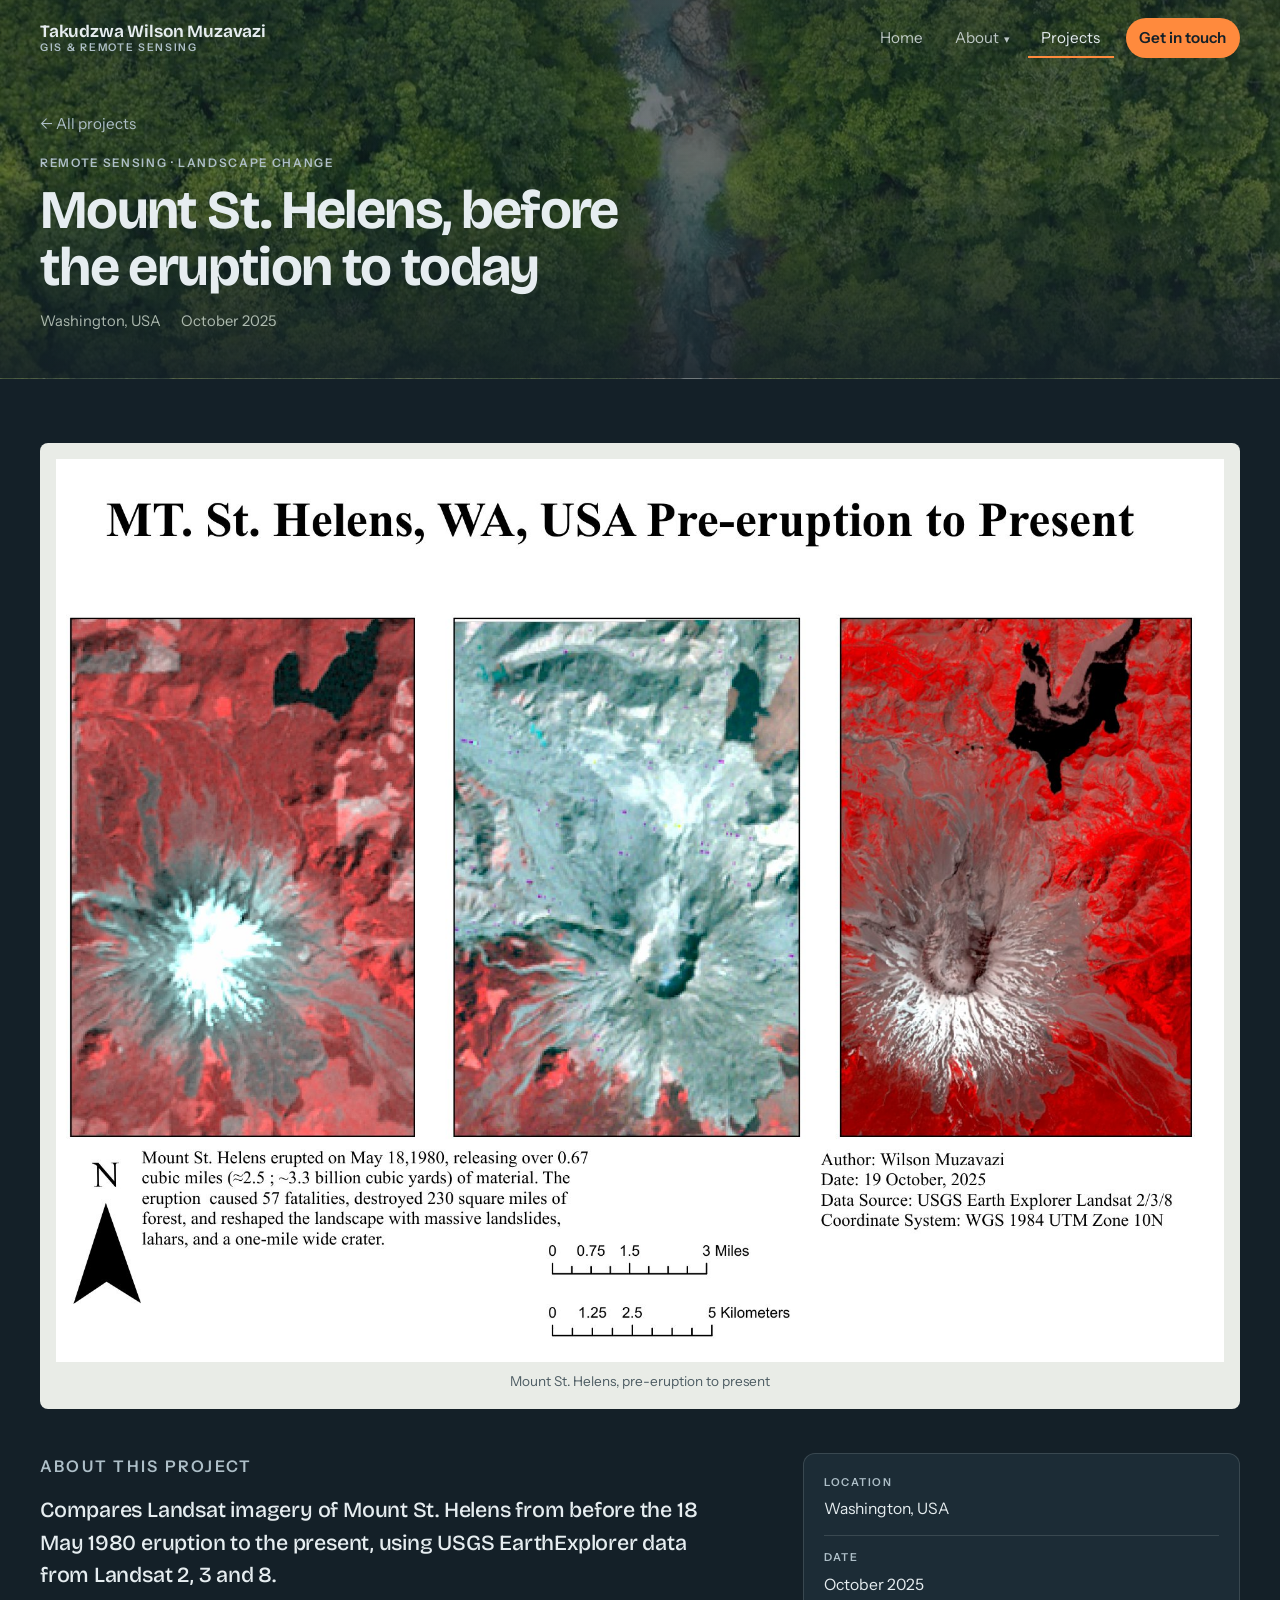
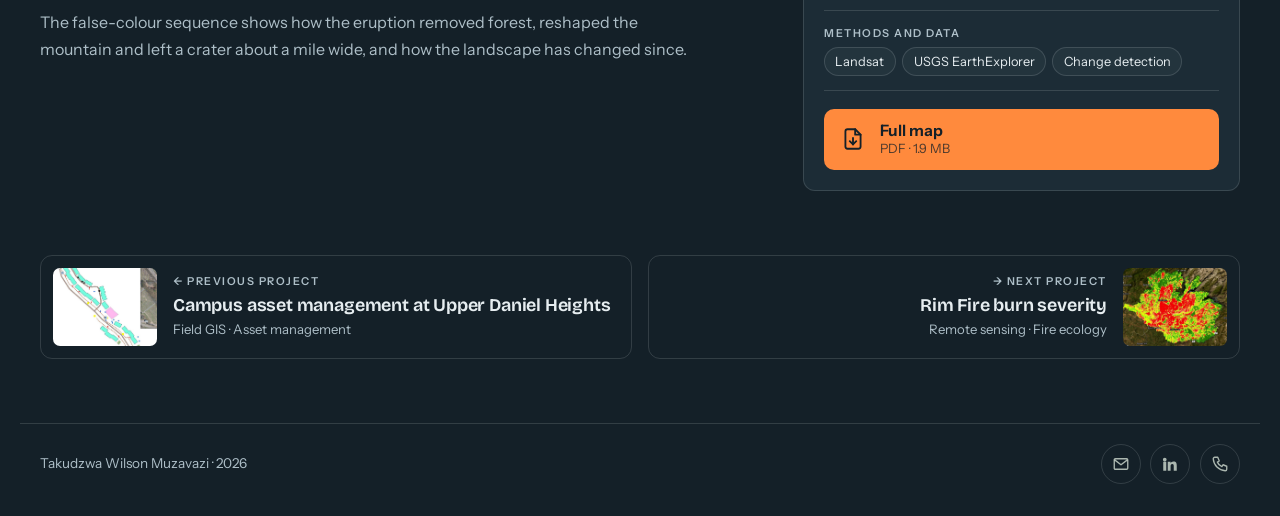
<file: project-mt-st-helens.html>
<!DOCTYPE html>
<html lang="en">
<head>
<meta charset="UTF-8">
<meta name="viewport" content="width=device-width, initial-scale=1">
<title>Mount St. Helens, before the eruption to today – Takudzwa Wilson Muzavazi</title>
<meta name="description" content="Compares Landsat imagery of Mount St. Helens from before the 18 May 1980 eruption to the present, using USGS EarthExplorer data from Landsat 2, 3 and 8.">
<link rel="preconnect" href="https://fonts.googleapis.com">
<link rel="preconnect" href="https://fonts.gstatic.com" crossorigin>
<link href="https://fonts.googleapis.com/css2?family=Big+Shoulders+Display:wght@700;800;900&family=Bricolage+Grotesque:opsz,wght@12..96,400..800&family=Instrument+Sans:wght@400..700&display=swap" rel="stylesheet">
<link rel="stylesheet" href="css/site.css">
</head>
<body>
<header class="top">
  <div class="wrap">
    <a class="brand" href="index.html">Takudzwa Wilson Muzavazi<small>GIS &amp; Remote Sensing</small></a>
    <button class="menu-btn" type="button" aria-expanded="false" aria-controls="nav">Menu</button>
    <nav class="nav" id="nav" aria-label="Main">
      <a href="index.html">Home</a>
      <div class="has-menu">
        <button class="menu-parent" type="button" aria-expanded="false">About <span aria-hidden="true">▾</span></button>
        <div class="submenu">
          <a href="about.html">Quick bio</a>
          <a href="cv.html">CV</a>
        </div>
      </div>
      <a href="projects.html" aria-current="page">Projects</a>
      <a class="cta" href="contact.html">Get in touch</a>
    </nav>
  </div>
</header>
<main>
<section class="banner" style="background-image: linear-gradient(to bottom, rgba(20,32,40,0.62), rgba(20,32,40,0.5) 45%, rgba(20,32,40,0.92)), url('images/river-forest-poster.jpg')">
  <div class="wrap">
    <a class="back" href="projects.html">← All projects</a>
    <p class="cat">Remote sensing · Landscape change</p>
    <h1 class="project-title">Mount St. Helens, before the eruption to today</h1>
    <p class="meta"><span>Washington, USA</span><span>October 2025</span></p>
  </div>
</section>

<section class="section project-section">
  <div class="wrap">
    <figure class="plate">
      <a href="images/projects/mt-st-helens.jpg" target="_blank" rel="noopener"><img src="images/projects/mt-st-helens.jpg" alt="Mount St. Helens, pre-eruption to present"></a>
      <figcaption>Mount St. Helens, pre-eruption to present</figcaption>
    </figure>
    <div class="project-body">
      <div class="project-text">
        <p class="label">About this project</p>
        <p class="project-lede">Compares Landsat imagery of Mount St. Helens from before the 18 May 1980 eruption to the present, using USGS EarthExplorer data from Landsat 2, 3 and 8.</p>
        <p>The false-colour sequence shows how the eruption removed forest, reshaped the mountain and left a crater about a mile wide, and how the landscape has changed since.</p>
      </div>
      <aside class="facts">
        <dl>
          <div><dt class="label">Location</dt><dd>Washington, USA</dd></div>
          <div><dt class="label">Date</dt><dd>October 2025</dd></div>
          <div><dt class="label">Methods and data</dt><dd><ul class="tags"><li>Landsat</li><li>USGS EarthExplorer</li><li>Change detection</li></ul></dd></div>
        </dl>
        <a class="download" href="docs/mt-st-helens.pdf" target="_blank" rel="noopener">
          <svg viewBox="0 0 24 24" aria-hidden="true"><path d="M14 3H7a2 2 0 0 0-2 2v14a2 2 0 0 0 2 2h10a2 2 0 0 0 2-2V8z"/><path d="M14 3v5h5"/><path d="M12 11v6"/><path d="m9 14 3 3 3-3"/></svg>
          <span><strong>Full map</strong><small>PDF · 1.9 MB</small></span>
        </a>
      </aside>
    </div>
    <nav class="pn-row" aria-label="More projects">
      <a class="pn pn-previous" href="project-upper-daniel-heights.html">
        <img src="images/projects/upper-daniel-heights-thumb.jpg" alt="" loading="lazy">
        <span class="pn-text"><span class="label">← Previous project</span><span class="pn-title">Campus asset management at Upper Daniel Heights</span><span class="pn-cat">Field GIS · Asset management</span></span>
      </a>
      <a class="pn pn-next" href="project-rim-fire-severity.html">
        <img src="images/projects/rim-fire-severity-thumb.jpg" alt="" loading="lazy">
        <span class="pn-text"><span class="label">→ Next project</span><span class="pn-title">Rim Fire burn severity</span><span class="pn-cat">Remote sensing · Fire ecology</span></span>
      </a>
    </nav>
  </div>
</section>
</main>
<footer class="foot">
  <div class="wrap">
    <p>Takudzwa Wilson Muzavazi · <span id="year">2026</span></p>
    <ul class="socials">
      <li><a href="mailto:twmuzava@mtu.edu" title="Email"><svg viewBox="0 0 24 24" fill="none" stroke="currentColor" stroke-width="1.8" stroke-linejoin="round" aria-hidden="true"><rect x="3" y="5" width="18" height="14" rx="1.5"/><path d="m3.5 6.5 8.5 6.5 8.5-6.5"/></svg><span class="sr-only">Email</span></a></li>
      <li><a href="https://www.linkedin.com/in/wilsonmuzavazi/" target="_blank" rel="noopener" title="LinkedIn"><svg viewBox="0 0 24 24" fill="currentColor" aria-hidden="true"><path d="M4.98 3.5a2.5 2.5 0 1 1 0 5 2.5 2.5 0 0 1 0-5zM3 9h4v12H3zM9 9h3.8v1.7h.05c.53-1 1.83-2.05 3.77-2.05C20.6 8.65 21 11.2 21 14.4V21h-4v-5.8c0-1.4-.03-3.2-1.95-3.2-1.95 0-2.25 1.5-2.25 3.1V21H9z"/></svg><span class="sr-only">LinkedIn</span></a></li>
      <li><a href="tel:+19063199894" title="Phone"><svg viewBox="0 0 24 24" fill="none" stroke="currentColor" stroke-width="1.8" stroke-linejoin="round" aria-hidden="true"><path d="M5 3h4l2 5-2.5 1.5a11 11 0 0 0 6 6L16 13l5 2v4a2 2 0 0 1-2 2A17 17 0 0 1 3 5a2 2 0 0 1 2-2z"/></svg><span class="sr-only">Phone</span></a></li>
    </ul>
  </div>
</footer>
<script>
(function () {
  var btn = document.querySelector('.menu-btn'), nav = document.getElementById('nav');
  btn.addEventListener('click', function () {
    var open = nav.classList.toggle('open');
    btn.setAttribute('aria-expanded', open);
  });
  document.querySelectorAll('.menu-parent').forEach(function (b) {
    b.addEventListener('click', function () {
      var open = b.parentElement.classList.toggle('open');
      b.setAttribute('aria-expanded', open);
    });
  });
  document.addEventListener('click', function (e) {
    document.querySelectorAll('.has-menu.open').forEach(function (m) {
      if (!m.contains(e.target)) { m.classList.remove('open'); m.querySelector('.menu-parent').setAttribute('aria-expanded', 'false'); }
    });
  });
  var y = document.getElementById('year'); if (y) y.textContent = new Date().getFullYear();
  var copy = document.querySelector('.copy');
  if (copy) copy.addEventListener('click', function () {
    var done = function () { copy.textContent = 'Copied'; setTimeout(function () { copy.textContent = 'Copy'; }, 2000); };
    try { navigator.clipboard.writeText(copy.dataset.copy).then(done, function () {}); } catch (e) {}
  });
})();
</script>
</body>
</html>
</file>
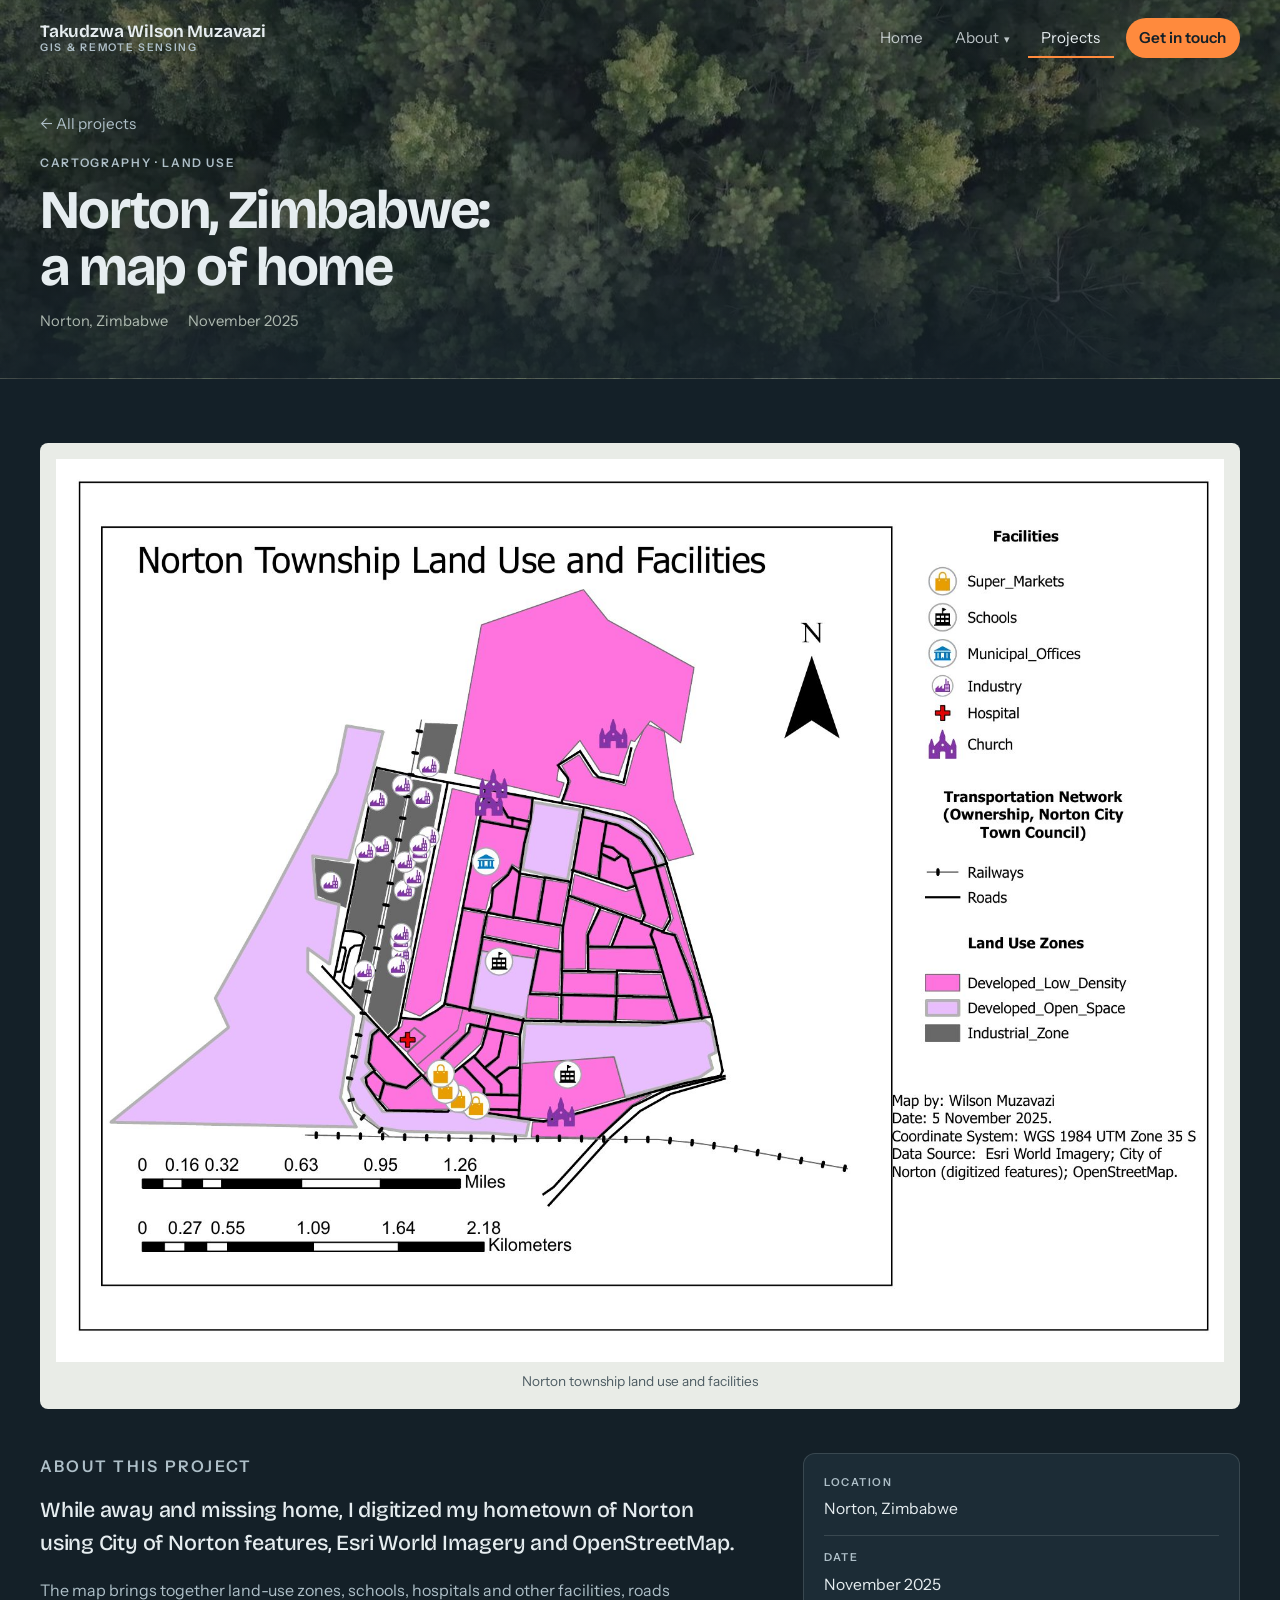
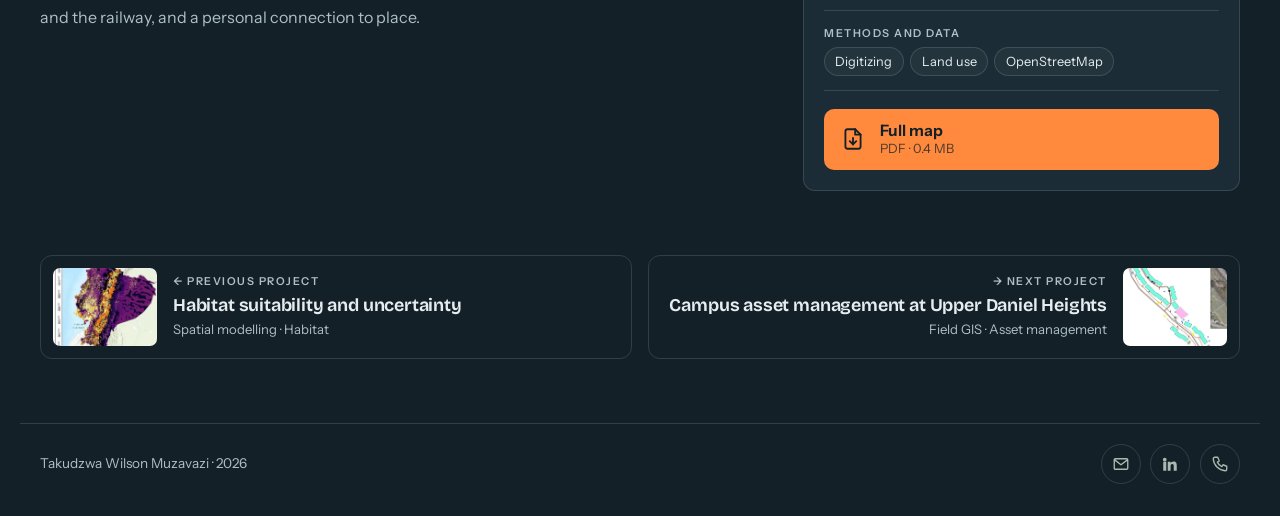
<file: project-norton.html>
<!DOCTYPE html>
<html lang="en">
<head>
<meta charset="UTF-8">
<meta name="viewport" content="width=device-width, initial-scale=1">
<title>Norton, Zimbabwe: a map of home – Takudzwa Wilson Muzavazi</title>
<meta name="description" content="While away and missing home, I digitized my hometown of Norton using City of Norton features, Esri World Imagery and OpenStreetMap.">
<link rel="preconnect" href="https://fonts.googleapis.com">
<link rel="preconnect" href="https://fonts.gstatic.com" crossorigin>
<link href="https://fonts.googleapis.com/css2?family=Big+Shoulders+Display:wght@700;800;900&family=Bricolage+Grotesque:opsz,wght@12..96,400..800&family=Instrument+Sans:wght@400..700&display=swap" rel="stylesheet">
<link rel="stylesheet" href="css/site.css">
</head>
<body>
<header class="top">
  <div class="wrap">
    <a class="brand" href="index.html">Takudzwa Wilson Muzavazi<small>GIS &amp; Remote Sensing</small></a>
    <button class="menu-btn" type="button" aria-expanded="false" aria-controls="nav">Menu</button>
    <nav class="nav" id="nav" aria-label="Main">
      <a href="index.html">Home</a>
      <div class="has-menu">
        <button class="menu-parent" type="button" aria-expanded="false">About <span aria-hidden="true">▾</span></button>
        <div class="submenu">
          <a href="about.html">Quick bio</a>
          <a href="cv.html">CV</a>
        </div>
      </div>
      <a href="projects.html" aria-current="page">Projects</a>
      <a class="cta" href="contact.html">Get in touch</a>
    </nav>
  </div>
</header>
<main>
<section class="banner" style="background-image: linear-gradient(to bottom, rgba(20,32,40,0.62), rgba(20,32,40,0.5) 45%, rgba(20,32,40,0.92)), url('images/forest-canopy-poster.jpg')">
  <div class="wrap">
    <a class="back" href="projects.html">← All projects</a>
    <p class="cat">Cartography · Land use</p>
    <h1 class="project-title">Norton, Zimbabwe: a map of home</h1>
    <p class="meta"><span>Norton, Zimbabwe</span><span>November 2025</span></p>
  </div>
</section>

<section class="section project-section">
  <div class="wrap">
    <figure class="plate">
      <a href="images/projects/norton.jpg" target="_blank" rel="noopener"><img src="images/projects/norton.jpg" alt="Norton township land use and facilities"></a>
      <figcaption>Norton township land use and facilities</figcaption>
    </figure>
    <div class="project-body">
      <div class="project-text">
        <p class="label">About this project</p>
        <p class="project-lede">While away and missing home, I digitized my hometown of Norton using City of Norton features, Esri World Imagery and OpenStreetMap.</p>
        <p>The map brings together land-use zones, schools, hospitals and other facilities, roads and the railway, and a personal connection to place.</p>
      </div>
      <aside class="facts">
        <dl>
          <div><dt class="label">Location</dt><dd>Norton, Zimbabwe</dd></div>
          <div><dt class="label">Date</dt><dd>November 2025</dd></div>
          <div><dt class="label">Methods and data</dt><dd><ul class="tags"><li>Digitizing</li><li>Land use</li><li>OpenStreetMap</li></ul></dd></div>
        </dl>
        <a class="download" href="docs/norton.pdf" target="_blank" rel="noopener">
          <svg viewBox="0 0 24 24" aria-hidden="true"><path d="M14 3H7a2 2 0 0 0-2 2v14a2 2 0 0 0 2 2h10a2 2 0 0 0 2-2V8z"/><path d="M14 3v5h5"/><path d="M12 11v6"/><path d="m9 14 3 3 3-3"/></svg>
          <span><strong>Full map</strong><small>PDF · 0.4 MB</small></span>
        </a>
      </aside>
    </div>
    <nav class="pn-row" aria-label="More projects">
      <a class="pn pn-previous" href="project-habitat-suitability.html">
        <img src="images/projects/habitat-suitability-thumb.jpg" alt="" loading="lazy">
        <span class="pn-text"><span class="label">← Previous project</span><span class="pn-title">Habitat suitability and uncertainty</span><span class="pn-cat">Spatial modelling · Habitat</span></span>
      </a>
      <a class="pn pn-next" href="project-upper-daniel-heights.html">
        <img src="images/projects/upper-daniel-heights-thumb.jpg" alt="" loading="lazy">
        <span class="pn-text"><span class="label">→ Next project</span><span class="pn-title">Campus asset management at Upper Daniel Heights</span><span class="pn-cat">Field GIS · Asset management</span></span>
      </a>
    </nav>
  </div>
</section>
</main>
<footer class="foot">
  <div class="wrap">
    <p>Takudzwa Wilson Muzavazi · <span id="year">2026</span></p>
    <ul class="socials">
      <li><a href="mailto:twmuzava@mtu.edu" title="Email"><svg viewBox="0 0 24 24" fill="none" stroke="currentColor" stroke-width="1.8" stroke-linejoin="round" aria-hidden="true"><rect x="3" y="5" width="18" height="14" rx="1.5"/><path d="m3.5 6.5 8.5 6.5 8.5-6.5"/></svg><span class="sr-only">Email</span></a></li>
      <li><a href="https://www.linkedin.com/in/wilsonmuzavazi/" target="_blank" rel="noopener" title="LinkedIn"><svg viewBox="0 0 24 24" fill="currentColor" aria-hidden="true"><path d="M4.98 3.5a2.5 2.5 0 1 1 0 5 2.5 2.5 0 0 1 0-5zM3 9h4v12H3zM9 9h3.8v1.7h.05c.53-1 1.83-2.05 3.77-2.05C20.6 8.65 21 11.2 21 14.4V21h-4v-5.8c0-1.4-.03-3.2-1.95-3.2-1.95 0-2.25 1.5-2.25 3.1V21H9z"/></svg><span class="sr-only">LinkedIn</span></a></li>
      <li><a href="tel:+19063199894" title="Phone"><svg viewBox="0 0 24 24" fill="none" stroke="currentColor" stroke-width="1.8" stroke-linejoin="round" aria-hidden="true"><path d="M5 3h4l2 5-2.5 1.5a11 11 0 0 0 6 6L16 13l5 2v4a2 2 0 0 1-2 2A17 17 0 0 1 3 5a2 2 0 0 1 2-2z"/></svg><span class="sr-only">Phone</span></a></li>
    </ul>
  </div>
</footer>
<script>
(function () {
  var btn = document.querySelector('.menu-btn'), nav = document.getElementById('nav');
  btn.addEventListener('click', function () {
    var open = nav.classList.toggle('open');
    btn.setAttribute('aria-expanded', open);
  });
  document.querySelectorAll('.menu-parent').forEach(function (b) {
    b.addEventListener('click', function () {
      var open = b.parentElement.classList.toggle('open');
      b.setAttribute('aria-expanded', open);
    });
  });
  document.addEventListener('click', function (e) {
    document.querySelectorAll('.has-menu.open').forEach(function (m) {
      if (!m.contains(e.target)) { m.classList.remove('open'); m.querySelector('.menu-parent').setAttribute('aria-expanded', 'false'); }
    });
  });
  var y = document.getElementById('year'); if (y) y.textContent = new Date().getFullYear();
  var copy = document.querySelector('.copy');
  if (copy) copy.addEventListener('click', function () {
    var done = function () { copy.textContent = 'Copied'; setTimeout(function () { copy.textContent = 'Copy'; }, 2000); };
    try { navigator.clipboard.writeText(copy.dataset.copy).then(done, function () {}); } catch (e) {}
  });
})();
</script>
</body>
</html>
</file>
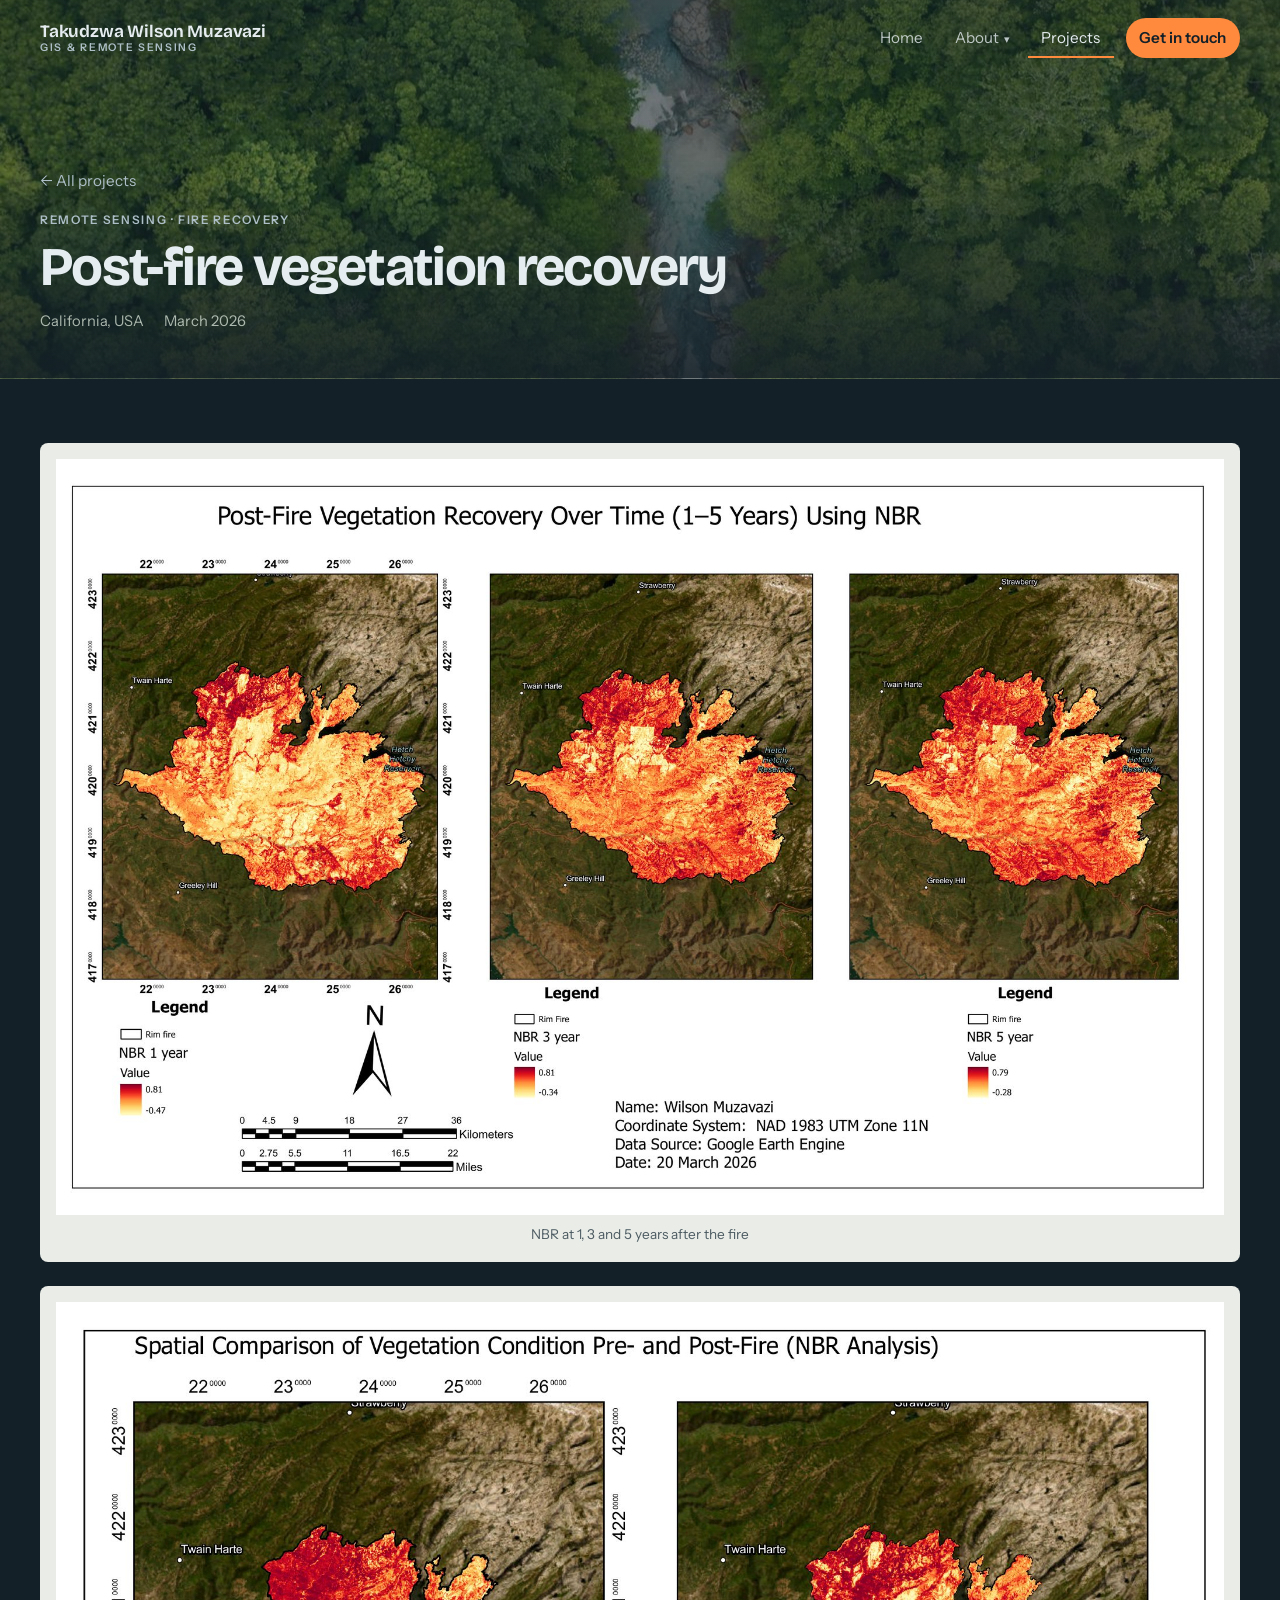
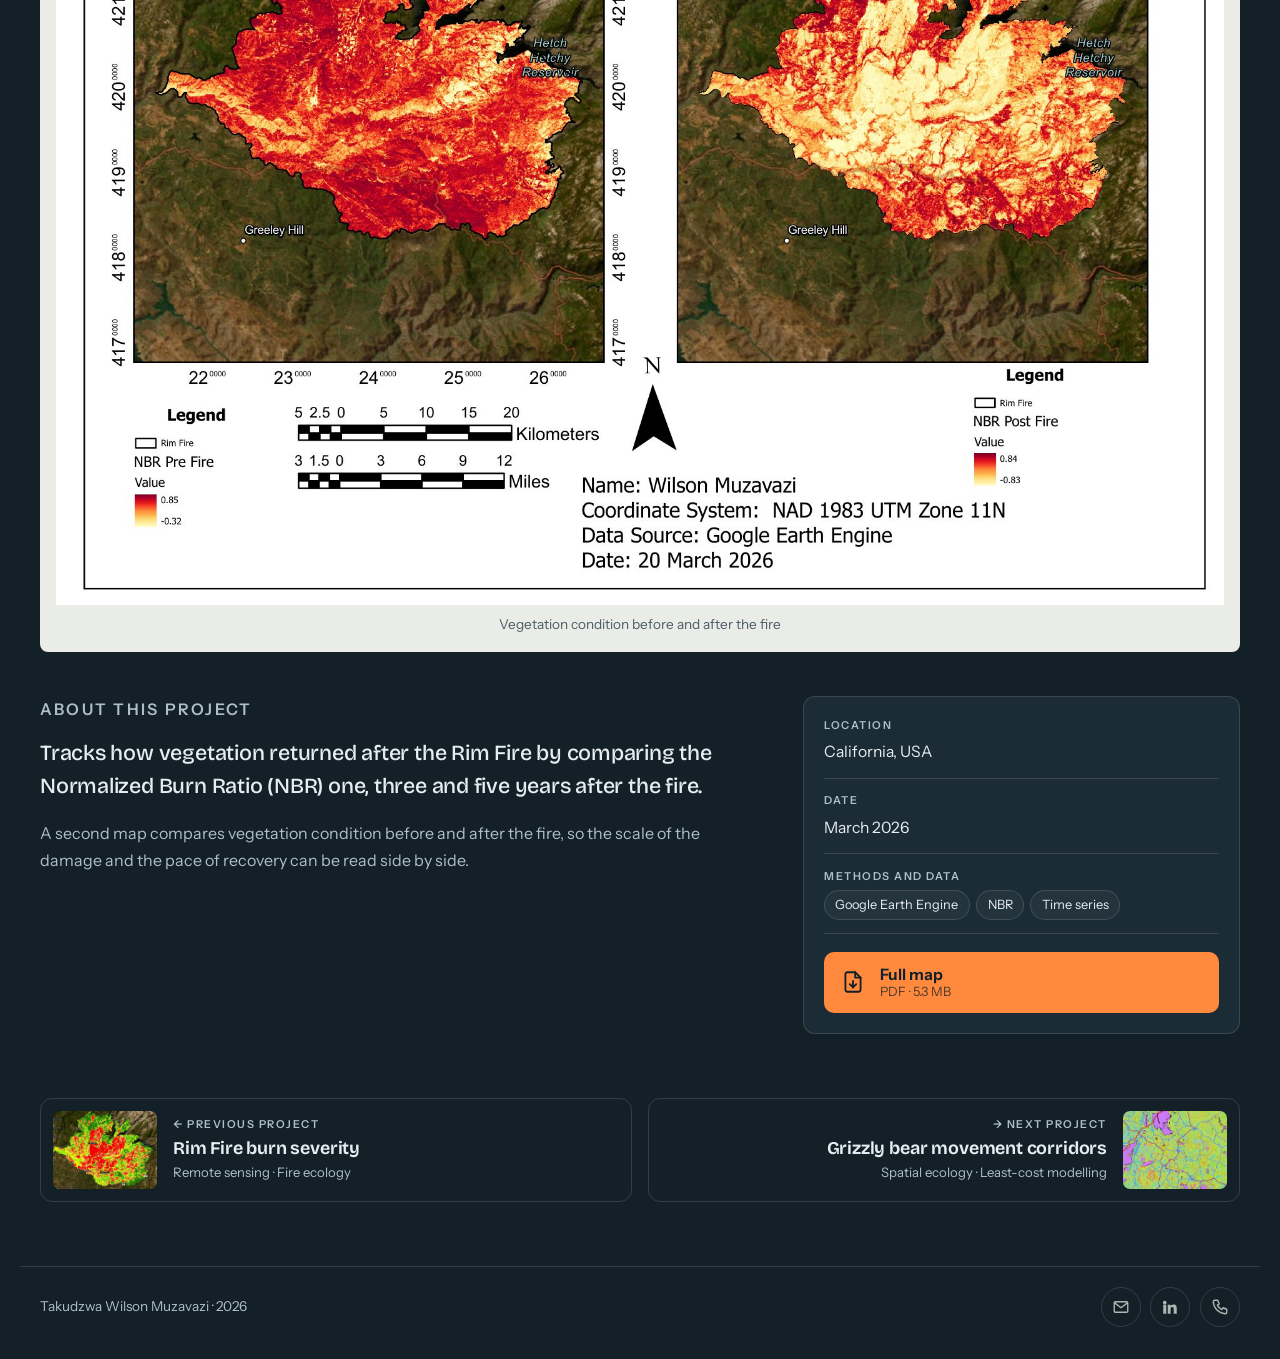
<file: project-rim-fire-recovery.html>
<!DOCTYPE html>
<html lang="en">
<head>
<meta charset="UTF-8">
<meta name="viewport" content="width=device-width, initial-scale=1">
<title>Post-fire vegetation recovery – Takudzwa Wilson Muzavazi</title>
<meta name="description" content="Tracks how vegetation returned after the Rim Fire by comparing the Normalized Burn Ratio (NBR) one, three and five years after the fire.">
<link rel="preconnect" href="https://fonts.googleapis.com">
<link rel="preconnect" href="https://fonts.gstatic.com" crossorigin>
<link href="https://fonts.googleapis.com/css2?family=Big+Shoulders+Display:wght@700;800;900&family=Bricolage+Grotesque:opsz,wght@12..96,400..800&family=Instrument+Sans:wght@400..700&display=swap" rel="stylesheet">
<link rel="stylesheet" href="css/site.css">
</head>
<body>
<header class="top">
  <div class="wrap">
    <a class="brand" href="index.html">Takudzwa Wilson Muzavazi<small>GIS &amp; Remote Sensing</small></a>
    <button class="menu-btn" type="button" aria-expanded="false" aria-controls="nav">Menu</button>
    <nav class="nav" id="nav" aria-label="Main">
      <a href="index.html">Home</a>
      <div class="has-menu">
        <button class="menu-parent" type="button" aria-expanded="false">About <span aria-hidden="true">▾</span></button>
        <div class="submenu">
          <a href="about.html">Quick bio</a>
          <a href="cv.html">CV</a>
        </div>
      </div>
      <a href="projects.html" aria-current="page">Projects</a>
      <a class="cta" href="contact.html">Get in touch</a>
    </nav>
  </div>
</header>
<main>
<section class="banner" style="background-image: linear-gradient(to bottom, rgba(20,32,40,0.62), rgba(20,32,40,0.5) 45%, rgba(20,32,40,0.92)), url('images/river-forest-poster.jpg')">
  <div class="wrap">
    <a class="back" href="projects.html">← All projects</a>
    <p class="cat">Remote sensing · Fire recovery</p>
    <h1 class="project-title">Post-fire vegetation recovery</h1>
    <p class="meta"><span>California, USA</span><span>March 2026</span></p>
  </div>
</section>

<section class="section project-section">
  <div class="wrap">
    <figure class="plate">
      <a href="images/projects/rim-fire-recovery.jpg" target="_blank" rel="noopener"><img src="images/projects/rim-fire-recovery.jpg" alt="NBR at 1, 3 and 5 years after the fire"></a>
      <figcaption>NBR at 1, 3 and 5 years after the fire</figcaption>
    </figure>
    <figure class="plate">
      <a href="images/projects/rim-fire-recovery-2.jpg" target="_blank" rel="noopener"><img src="images/projects/rim-fire-recovery-2.jpg" alt="Vegetation condition before and after the fire" loading="lazy"></a>
      <figcaption>Vegetation condition before and after the fire</figcaption>
    </figure>
    <div class="project-body">
      <div class="project-text">
        <p class="label">About this project</p>
        <p class="project-lede">Tracks how vegetation returned after the Rim Fire by comparing the Normalized Burn Ratio (NBR) one, three and five years after the fire.</p>
        <p>A second map compares vegetation condition before and after the fire, so the scale of the damage and the pace of recovery can be read side by side.</p>
      </div>
      <aside class="facts">
        <dl>
          <div><dt class="label">Location</dt><dd>California, USA</dd></div>
          <div><dt class="label">Date</dt><dd>March 2026</dd></div>
          <div><dt class="label">Methods and data</dt><dd><ul class="tags"><li>Google Earth Engine</li><li>NBR</li><li>Time series</li></ul></dd></div>
        </dl>
        <a class="download" href="docs/rim-fire-recovery.pdf" target="_blank" rel="noopener">
          <svg viewBox="0 0 24 24" aria-hidden="true"><path d="M14 3H7a2 2 0 0 0-2 2v14a2 2 0 0 0 2 2h10a2 2 0 0 0 2-2V8z"/><path d="M14 3v5h5"/><path d="M12 11v6"/><path d="m9 14 3 3 3-3"/></svg>
          <span><strong>Full map</strong><small>PDF · 5.3 MB</small></span>
        </a>
      </aside>
    </div>
    <nav class="pn-row" aria-label="More projects">
      <a class="pn pn-previous" href="project-rim-fire-severity.html">
        <img src="images/projects/rim-fire-severity-thumb.jpg" alt="" loading="lazy">
        <span class="pn-text"><span class="label">← Previous project</span><span class="pn-title">Rim Fire burn severity</span><span class="pn-cat">Remote sensing · Fire ecology</span></span>
      </a>
      <a class="pn pn-next" href="project-grizzly-corridors.html">
        <img src="images/projects/grizzly-corridors-thumb.jpg" alt="" loading="lazy">
        <span class="pn-text"><span class="label">→ Next project</span><span class="pn-title">Grizzly bear movement corridors</span><span class="pn-cat">Spatial ecology · Least-cost modelling</span></span>
      </a>
    </nav>
  </div>
</section>
</main>
<footer class="foot">
  <div class="wrap">
    <p>Takudzwa Wilson Muzavazi · <span id="year">2026</span></p>
    <ul class="socials">
      <li><a href="mailto:twmuzava@mtu.edu" title="Email"><svg viewBox="0 0 24 24" fill="none" stroke="currentColor" stroke-width="1.8" stroke-linejoin="round" aria-hidden="true"><rect x="3" y="5" width="18" height="14" rx="1.5"/><path d="m3.5 6.5 8.5 6.5 8.5-6.5"/></svg><span class="sr-only">Email</span></a></li>
      <li><a href="https://www.linkedin.com/in/wilsonmuzavazi/" target="_blank" rel="noopener" title="LinkedIn"><svg viewBox="0 0 24 24" fill="currentColor" aria-hidden="true"><path d="M4.98 3.5a2.5 2.5 0 1 1 0 5 2.5 2.5 0 0 1 0-5zM3 9h4v12H3zM9 9h3.8v1.7h.05c.53-1 1.83-2.05 3.77-2.05C20.6 8.65 21 11.2 21 14.4V21h-4v-5.8c0-1.4-.03-3.2-1.95-3.2-1.95 0-2.25 1.5-2.25 3.1V21H9z"/></svg><span class="sr-only">LinkedIn</span></a></li>
      <li><a href="tel:+19063199894" title="Phone"><svg viewBox="0 0 24 24" fill="none" stroke="currentColor" stroke-width="1.8" stroke-linejoin="round" aria-hidden="true"><path d="M5 3h4l2 5-2.5 1.5a11 11 0 0 0 6 6L16 13l5 2v4a2 2 0 0 1-2 2A17 17 0 0 1 3 5a2 2 0 0 1 2-2z"/></svg><span class="sr-only">Phone</span></a></li>
    </ul>
  </div>
</footer>
<script>
(function () {
  var btn = document.querySelector('.menu-btn'), nav = document.getElementById('nav');
  btn.addEventListener('click', function () {
    var open = nav.classList.toggle('open');
    btn.setAttribute('aria-expanded', open);
  });
  document.querySelectorAll('.menu-parent').forEach(function (b) {
    b.addEventListener('click', function () {
      var open = b.parentElement.classList.toggle('open');
      b.setAttribute('aria-expanded', open);
    });
  });
  document.addEventListener('click', function (e) {
    document.querySelectorAll('.has-menu.open').forEach(function (m) {
      if (!m.contains(e.target)) { m.classList.remove('open'); m.querySelector('.menu-parent').setAttribute('aria-expanded', 'false'); }
    });
  });
  var y = document.getElementById('year'); if (y) y.textContent = new Date().getFullYear();
  var copy = document.querySelector('.copy');
  if (copy) copy.addEventListener('click', function () {
    var done = function () { copy.textContent = 'Copied'; setTimeout(function () { copy.textContent = 'Copy'; }, 2000); };
    try { navigator.clipboard.writeText(copy.dataset.copy).then(done, function () {}); } catch (e) {}
  });
})();
</script>
</body>
</html>
</file>
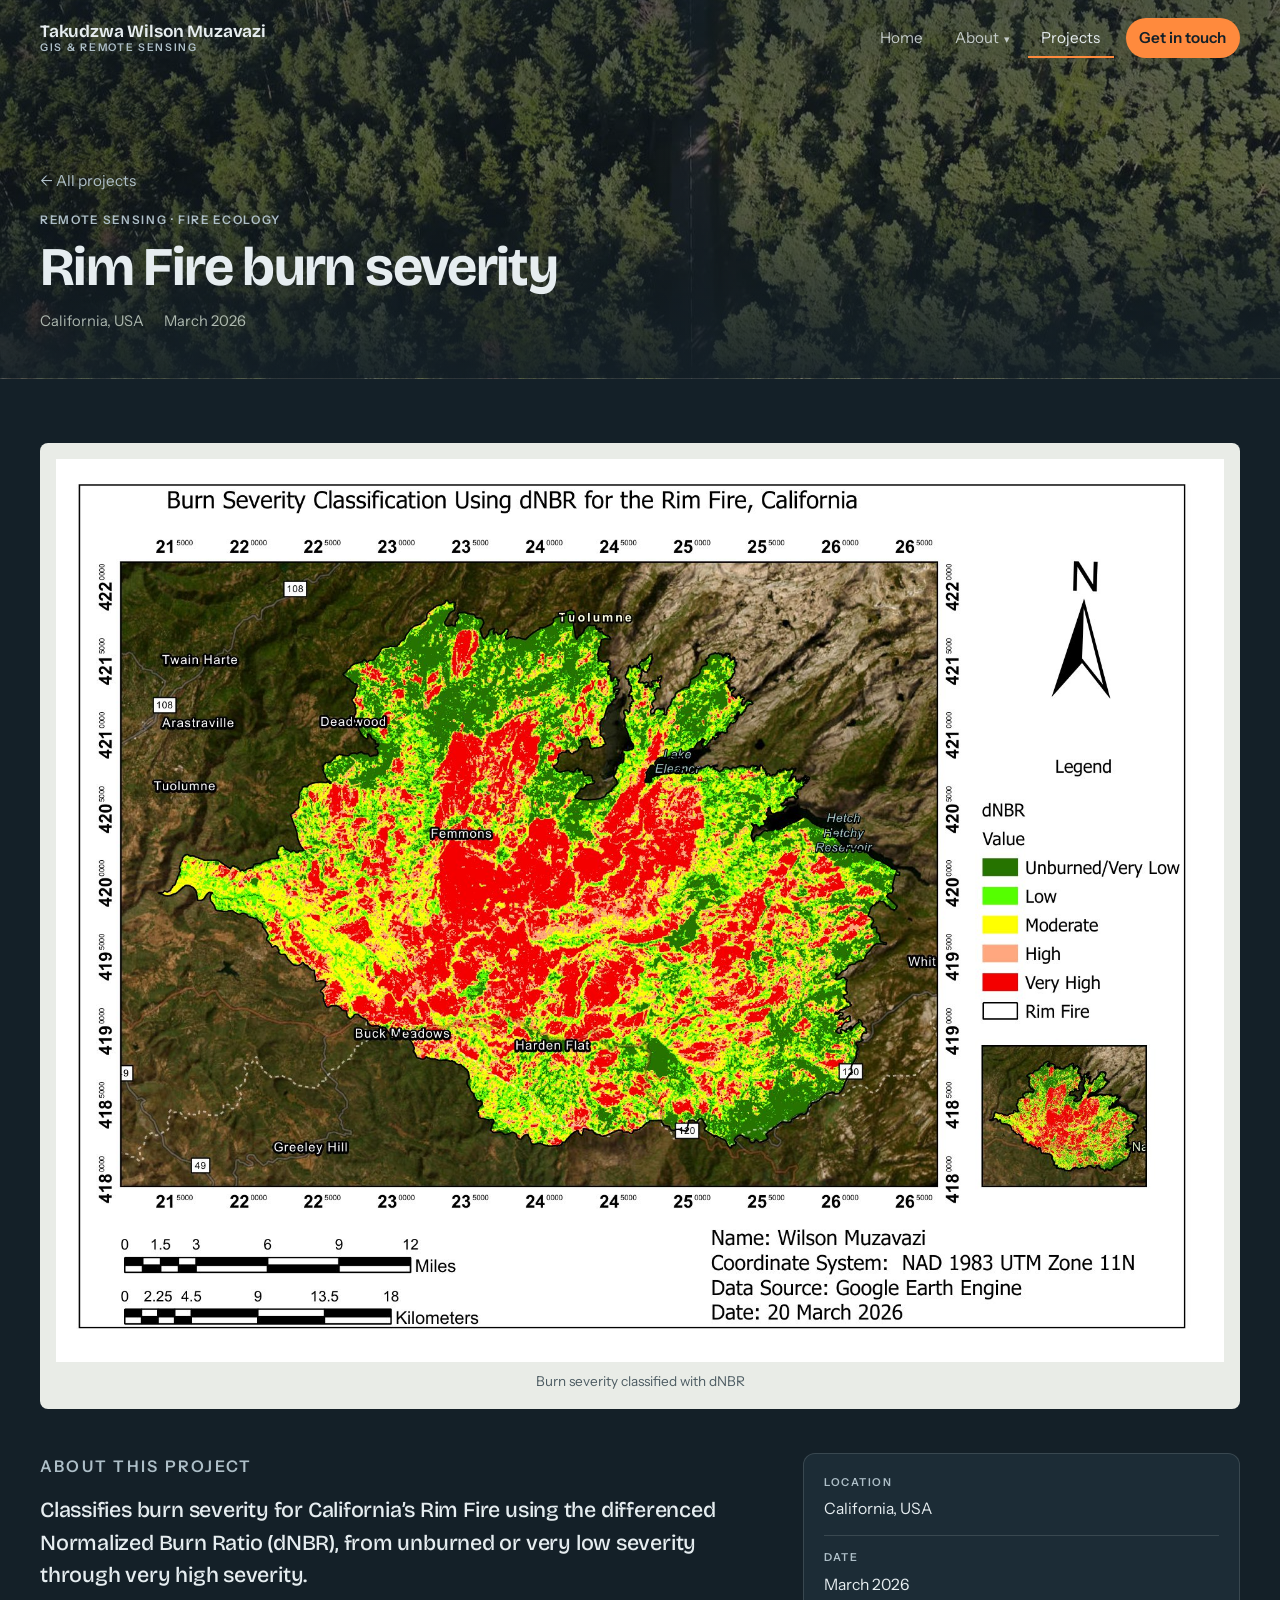
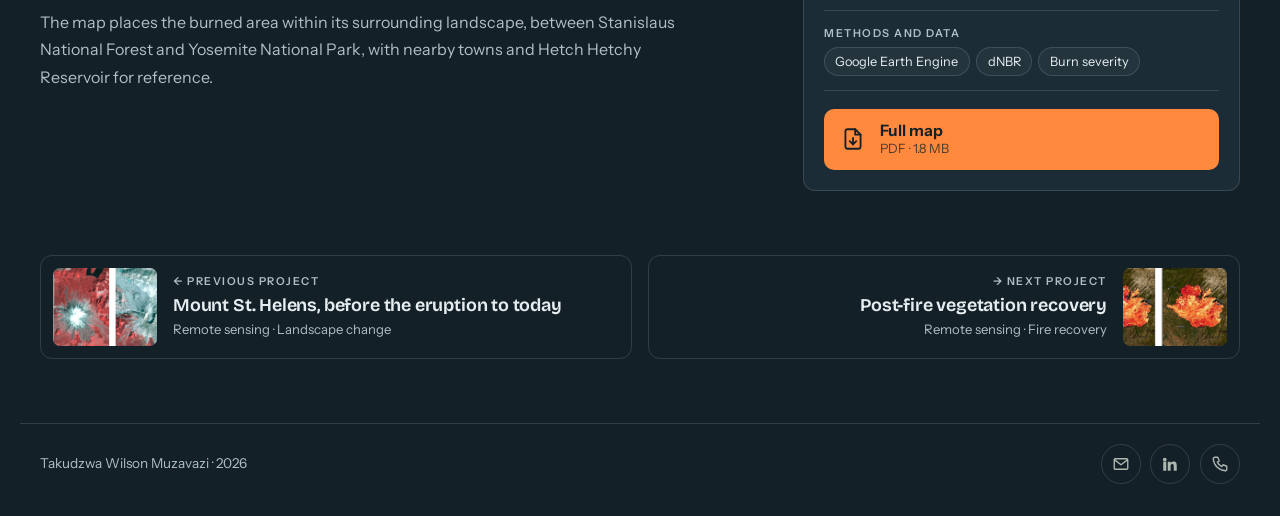
<file: project-rim-fire-severity.html>
<!DOCTYPE html>
<html lang="en">
<head>
<meta charset="UTF-8">
<meta name="viewport" content="width=device-width, initial-scale=1">
<title>Rim Fire burn severity – Takudzwa Wilson Muzavazi</title>
<meta name="description" content="Classifies burn severity for California’s Rim Fire using the differenced Normalized Burn Ratio (dNBR), from unburned or very low severity through very high">
<link rel="preconnect" href="https://fonts.googleapis.com">
<link rel="preconnect" href="https://fonts.gstatic.com" crossorigin>
<link href="https://fonts.googleapis.com/css2?family=Big+Shoulders+Display:wght@700;800;900&family=Bricolage+Grotesque:opsz,wght@12..96,400..800&family=Instrument+Sans:wght@400..700&display=swap" rel="stylesheet">
<link rel="stylesheet" href="css/site.css">
</head>
<body>
<header class="top">
  <div class="wrap">
    <a class="brand" href="index.html">Takudzwa Wilson Muzavazi<small>GIS &amp; Remote Sensing</small></a>
    <button class="menu-btn" type="button" aria-expanded="false" aria-controls="nav">Menu</button>
    <nav class="nav" id="nav" aria-label="Main">
      <a href="index.html">Home</a>
      <div class="has-menu">
        <button class="menu-parent" type="button" aria-expanded="false">About <span aria-hidden="true">▾</span></button>
        <div class="submenu">
          <a href="about.html">Quick bio</a>
          <a href="cv.html">CV</a>
        </div>
      </div>
      <a href="projects.html" aria-current="page">Projects</a>
      <a class="cta" href="contact.html">Get in touch</a>
    </nav>
  </div>
</header>
<main>
<section class="banner" style="background-image: linear-gradient(to bottom, rgba(20,32,40,0.62), rgba(20,32,40,0.5) 45%, rgba(20,32,40,0.92)), url('images/pine-forest-poster.jpg')">
  <div class="wrap">
    <a class="back" href="projects.html">← All projects</a>
    <p class="cat">Remote sensing · Fire ecology</p>
    <h1 class="project-title">Rim Fire burn severity</h1>
    <p class="meta"><span>California, USA</span><span>March 2026</span></p>
  </div>
</section>

<section class="section project-section">
  <div class="wrap">
    <figure class="plate">
      <a href="images/projects/rim-fire-severity.jpg" target="_blank" rel="noopener"><img src="images/projects/rim-fire-severity.jpg" alt="Burn severity classified with dNBR"></a>
      <figcaption>Burn severity classified with dNBR</figcaption>
    </figure>
    <div class="project-body">
      <div class="project-text">
        <p class="label">About this project</p>
        <p class="project-lede">Classifies burn severity for California’s Rim Fire using the differenced Normalized Burn Ratio (dNBR), from unburned or very low severity through very high severity.</p>
        <p>The map places the burned area within its surrounding landscape, between Stanislaus National Forest and Yosemite National Park, with nearby towns and Hetch Hetchy Reservoir for reference.</p>
      </div>
      <aside class="facts">
        <dl>
          <div><dt class="label">Location</dt><dd>California, USA</dd></div>
          <div><dt class="label">Date</dt><dd>March 2026</dd></div>
          <div><dt class="label">Methods and data</dt><dd><ul class="tags"><li>Google Earth Engine</li><li>dNBR</li><li>Burn severity</li></ul></dd></div>
        </dl>
        <a class="download" href="docs/rim-fire-severity.pdf" target="_blank" rel="noopener">
          <svg viewBox="0 0 24 24" aria-hidden="true"><path d="M14 3H7a2 2 0 0 0-2 2v14a2 2 0 0 0 2 2h10a2 2 0 0 0 2-2V8z"/><path d="M14 3v5h5"/><path d="M12 11v6"/><path d="m9 14 3 3 3-3"/></svg>
          <span><strong>Full map</strong><small>PDF · 1.8 MB</small></span>
        </a>
      </aside>
    </div>
    <nav class="pn-row" aria-label="More projects">
      <a class="pn pn-previous" href="project-mt-st-helens.html">
        <img src="images/projects/mt-st-helens-thumb.jpg" alt="" loading="lazy">
        <span class="pn-text"><span class="label">← Previous project</span><span class="pn-title">Mount St. Helens, before the eruption to today</span><span class="pn-cat">Remote sensing · Landscape change</span></span>
      </a>
      <a class="pn pn-next" href="project-rim-fire-recovery.html">
        <img src="images/projects/rim-fire-recovery-thumb.jpg" alt="" loading="lazy">
        <span class="pn-text"><span class="label">→ Next project</span><span class="pn-title">Post-fire vegetation recovery</span><span class="pn-cat">Remote sensing · Fire recovery</span></span>
      </a>
    </nav>
  </div>
</section>
</main>
<footer class="foot">
  <div class="wrap">
    <p>Takudzwa Wilson Muzavazi · <span id="year">2026</span></p>
    <ul class="socials">
      <li><a href="mailto:twmuzava@mtu.edu" title="Email"><svg viewBox="0 0 24 24" fill="none" stroke="currentColor" stroke-width="1.8" stroke-linejoin="round" aria-hidden="true"><rect x="3" y="5" width="18" height="14" rx="1.5"/><path d="m3.5 6.5 8.5 6.5 8.5-6.5"/></svg><span class="sr-only">Email</span></a></li>
      <li><a href="https://www.linkedin.com/in/wilsonmuzavazi/" target="_blank" rel="noopener" title="LinkedIn"><svg viewBox="0 0 24 24" fill="currentColor" aria-hidden="true"><path d="M4.98 3.5a2.5 2.5 0 1 1 0 5 2.5 2.5 0 0 1 0-5zM3 9h4v12H3zM9 9h3.8v1.7h.05c.53-1 1.83-2.05 3.77-2.05C20.6 8.65 21 11.2 21 14.4V21h-4v-5.8c0-1.4-.03-3.2-1.95-3.2-1.95 0-2.25 1.5-2.25 3.1V21H9z"/></svg><span class="sr-only">LinkedIn</span></a></li>
      <li><a href="tel:+19063199894" title="Phone"><svg viewBox="0 0 24 24" fill="none" stroke="currentColor" stroke-width="1.8" stroke-linejoin="round" aria-hidden="true"><path d="M5 3h4l2 5-2.5 1.5a11 11 0 0 0 6 6L16 13l5 2v4a2 2 0 0 1-2 2A17 17 0 0 1 3 5a2 2 0 0 1 2-2z"/></svg><span class="sr-only">Phone</span></a></li>
    </ul>
  </div>
</footer>
<script>
(function () {
  var btn = document.querySelector('.menu-btn'), nav = document.getElementById('nav');
  btn.addEventListener('click', function () {
    var open = nav.classList.toggle('open');
    btn.setAttribute('aria-expanded', open);
  });
  document.querySelectorAll('.menu-parent').forEach(function (b) {
    b.addEventListener('click', function () {
      var open = b.parentElement.classList.toggle('open');
      b.setAttribute('aria-expanded', open);
    });
  });
  document.addEventListener('click', function (e) {
    document.querySelectorAll('.has-menu.open').forEach(function (m) {
      if (!m.contains(e.target)) { m.classList.remove('open'); m.querySelector('.menu-parent').setAttribute('aria-expanded', 'false'); }
    });
  });
  var y = document.getElementById('year'); if (y) y.textContent = new Date().getFullYear();
  var copy = document.querySelector('.copy');
  if (copy) copy.addEventListener('click', function () {
    var done = function () { copy.textContent = 'Copied'; setTimeout(function () { copy.textContent = 'Copy'; }, 2000); };
    try { navigator.clipboard.writeText(copy.dataset.copy).then(done, function () {}); } catch (e) {}
  });
})();
</script>
</body>
</html>
</file>
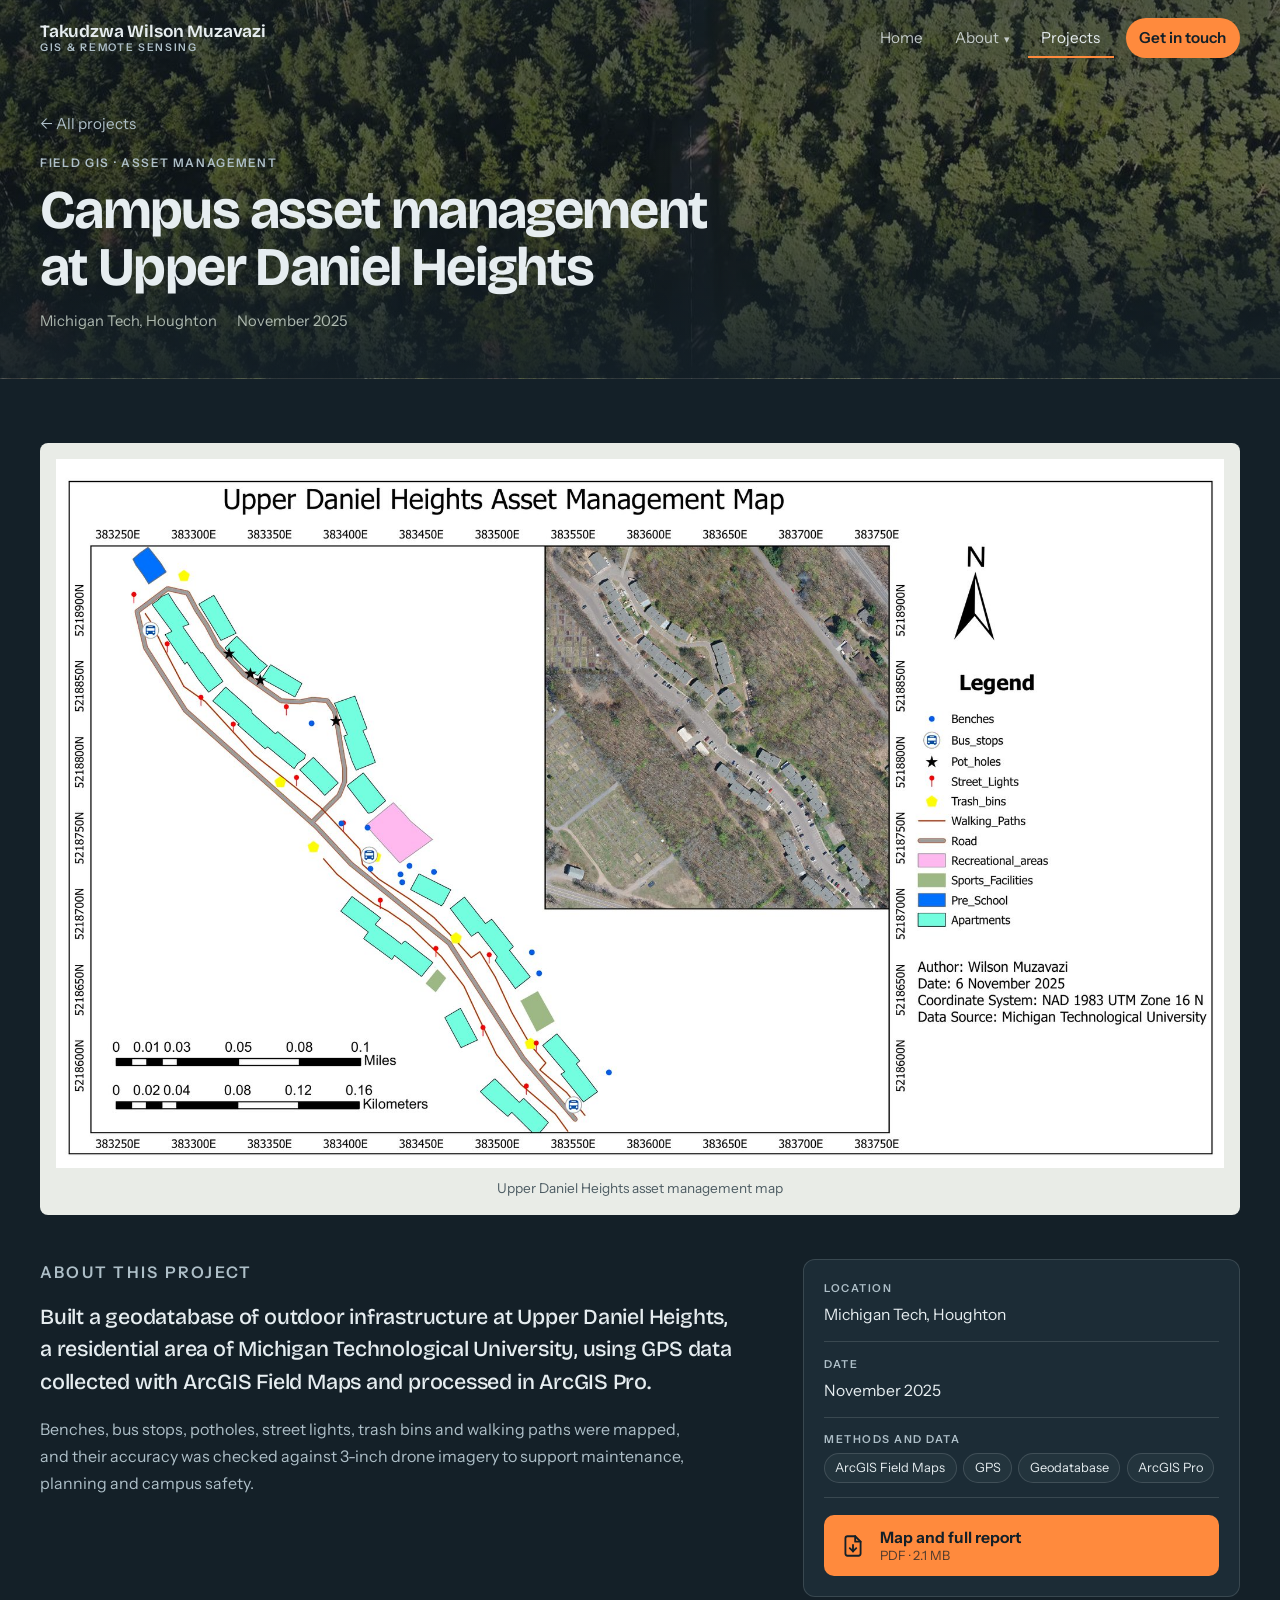
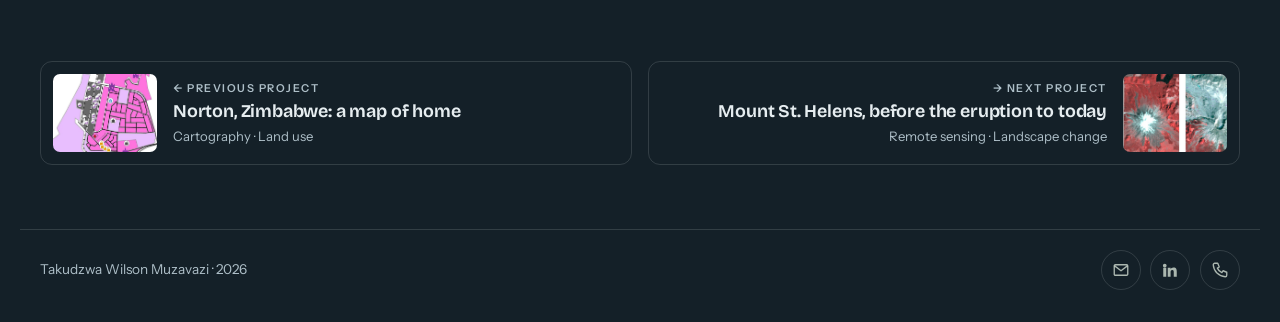
<file: project-upper-daniel-heights.html>
<!DOCTYPE html>
<html lang="en">
<head>
<meta charset="UTF-8">
<meta name="viewport" content="width=device-width, initial-scale=1">
<title>Campus asset management at Upper Daniel Heights – Takudzwa Wilson Muzavazi</title>
<meta name="description" content="Built a geodatabase of outdoor infrastructure at Upper Daniel Heights, a residential area of Michigan Technological University, using GPS data collected wi">
<link rel="preconnect" href="https://fonts.googleapis.com">
<link rel="preconnect" href="https://fonts.gstatic.com" crossorigin>
<link href="https://fonts.googleapis.com/css2?family=Big+Shoulders+Display:wght@700;800;900&family=Bricolage+Grotesque:opsz,wght@12..96,400..800&family=Instrument+Sans:wght@400..700&display=swap" rel="stylesheet">
<link rel="stylesheet" href="css/site.css">
</head>
<body>
<header class="top">
  <div class="wrap">
    <a class="brand" href="index.html">Takudzwa Wilson Muzavazi<small>GIS &amp; Remote Sensing</small></a>
    <button class="menu-btn" type="button" aria-expanded="false" aria-controls="nav">Menu</button>
    <nav class="nav" id="nav" aria-label="Main">
      <a href="index.html">Home</a>
      <div class="has-menu">
        <button class="menu-parent" type="button" aria-expanded="false">About <span aria-hidden="true">▾</span></button>
        <div class="submenu">
          <a href="about.html">Quick bio</a>
          <a href="cv.html">CV</a>
        </div>
      </div>
      <a href="projects.html" aria-current="page">Projects</a>
      <a class="cta" href="contact.html">Get in touch</a>
    </nav>
  </div>
</header>
<main>
<section class="banner" style="background-image: linear-gradient(to bottom, rgba(20,32,40,0.62), rgba(20,32,40,0.5) 45%, rgba(20,32,40,0.92)), url('images/pine-forest-poster.jpg')">
  <div class="wrap">
    <a class="back" href="projects.html">← All projects</a>
    <p class="cat">Field GIS · Asset management</p>
    <h1 class="project-title">Campus asset management at Upper Daniel Heights</h1>
    <p class="meta"><span>Michigan Tech, Houghton</span><span>November 2025</span></p>
  </div>
</section>

<section class="section project-section">
  <div class="wrap">
    <figure class="plate">
      <a href="images/projects/upper-daniel-heights.jpg" target="_blank" rel="noopener"><img src="images/projects/upper-daniel-heights.jpg" alt="Upper Daniel Heights asset management map"></a>
      <figcaption>Upper Daniel Heights asset management map</figcaption>
    </figure>
    <div class="project-body">
      <div class="project-text">
        <p class="label">About this project</p>
        <p class="project-lede">Built a geodatabase of outdoor infrastructure at Upper Daniel Heights, a residential area of Michigan Technological University, using GPS data collected with ArcGIS Field Maps and processed in ArcGIS Pro.</p>
        <p>Benches, bus stops, potholes, street lights, trash bins and walking paths were mapped, and their accuracy was checked against 3-inch drone imagery to support maintenance, planning and campus safety.</p>
      </div>
      <aside class="facts">
        <dl>
          <div><dt class="label">Location</dt><dd>Michigan Tech, Houghton</dd></div>
          <div><dt class="label">Date</dt><dd>November 2025</dd></div>
          <div><dt class="label">Methods and data</dt><dd><ul class="tags"><li>ArcGIS Field Maps</li><li>GPS</li><li>Geodatabase</li><li>ArcGIS Pro</li></ul></dd></div>
        </dl>
        <a class="download" href="docs/upper-daniel-heights.pdf" target="_blank" rel="noopener">
          <svg viewBox="0 0 24 24" aria-hidden="true"><path d="M14 3H7a2 2 0 0 0-2 2v14a2 2 0 0 0 2 2h10a2 2 0 0 0 2-2V8z"/><path d="M14 3v5h5"/><path d="M12 11v6"/><path d="m9 14 3 3 3-3"/></svg>
          <span><strong>Map and full report</strong><small>PDF · 2.1 MB</small></span>
        </a>
      </aside>
    </div>
    <nav class="pn-row" aria-label="More projects">
      <a class="pn pn-previous" href="project-norton.html">
        <img src="images/projects/norton-thumb.jpg" alt="" loading="lazy">
        <span class="pn-text"><span class="label">← Previous project</span><span class="pn-title">Norton, Zimbabwe: a map of home</span><span class="pn-cat">Cartography · Land use</span></span>
      </a>
      <a class="pn pn-next" href="project-mt-st-helens.html">
        <img src="images/projects/mt-st-helens-thumb.jpg" alt="" loading="lazy">
        <span class="pn-text"><span class="label">→ Next project</span><span class="pn-title">Mount St. Helens, before the eruption to today</span><span class="pn-cat">Remote sensing · Landscape change</span></span>
      </a>
    </nav>
  </div>
</section>
</main>
<footer class="foot">
  <div class="wrap">
    <p>Takudzwa Wilson Muzavazi · <span id="year">2026</span></p>
    <ul class="socials">
      <li><a href="mailto:twmuzava@mtu.edu" title="Email"><svg viewBox="0 0 24 24" fill="none" stroke="currentColor" stroke-width="1.8" stroke-linejoin="round" aria-hidden="true"><rect x="3" y="5" width="18" height="14" rx="1.5"/><path d="m3.5 6.5 8.5 6.5 8.5-6.5"/></svg><span class="sr-only">Email</span></a></li>
      <li><a href="https://www.linkedin.com/in/wilsonmuzavazi/" target="_blank" rel="noopener" title="LinkedIn"><svg viewBox="0 0 24 24" fill="currentColor" aria-hidden="true"><path d="M4.98 3.5a2.5 2.5 0 1 1 0 5 2.5 2.5 0 0 1 0-5zM3 9h4v12H3zM9 9h3.8v1.7h.05c.53-1 1.83-2.05 3.77-2.05C20.6 8.65 21 11.2 21 14.4V21h-4v-5.8c0-1.4-.03-3.2-1.95-3.2-1.95 0-2.25 1.5-2.25 3.1V21H9z"/></svg><span class="sr-only">LinkedIn</span></a></li>
      <li><a href="tel:+19063199894" title="Phone"><svg viewBox="0 0 24 24" fill="none" stroke="currentColor" stroke-width="1.8" stroke-linejoin="round" aria-hidden="true"><path d="M5 3h4l2 5-2.5 1.5a11 11 0 0 0 6 6L16 13l5 2v4a2 2 0 0 1-2 2A17 17 0 0 1 3 5a2 2 0 0 1 2-2z"/></svg><span class="sr-only">Phone</span></a></li>
    </ul>
  </div>
</footer>
<script>
(function () {
  var btn = document.querySelector('.menu-btn'), nav = document.getElementById('nav');
  btn.addEventListener('click', function () {
    var open = nav.classList.toggle('open');
    btn.setAttribute('aria-expanded', open);
  });
  document.querySelectorAll('.menu-parent').forEach(function (b) {
    b.addEventListener('click', function () {
      var open = b.parentElement.classList.toggle('open');
      b.setAttribute('aria-expanded', open);
    });
  });
  document.addEventListener('click', function (e) {
    document.querySelectorAll('.has-menu.open').forEach(function (m) {
      if (!m.contains(e.target)) { m.classList.remove('open'); m.querySelector('.menu-parent').setAttribute('aria-expanded', 'false'); }
    });
  });
  var y = document.getElementById('year'); if (y) y.textContent = new Date().getFullYear();
  var copy = document.querySelector('.copy');
  if (copy) copy.addEventListener('click', function () {
    var done = function () { copy.textContent = 'Copied'; setTimeout(function () { copy.textContent = 'Copy'; }, 2000); };
    try { navigator.clipboard.writeText(copy.dataset.copy).then(done, function () {}); } catch (e) {}
  });
})();
</script>
</body>
</html>
</file>
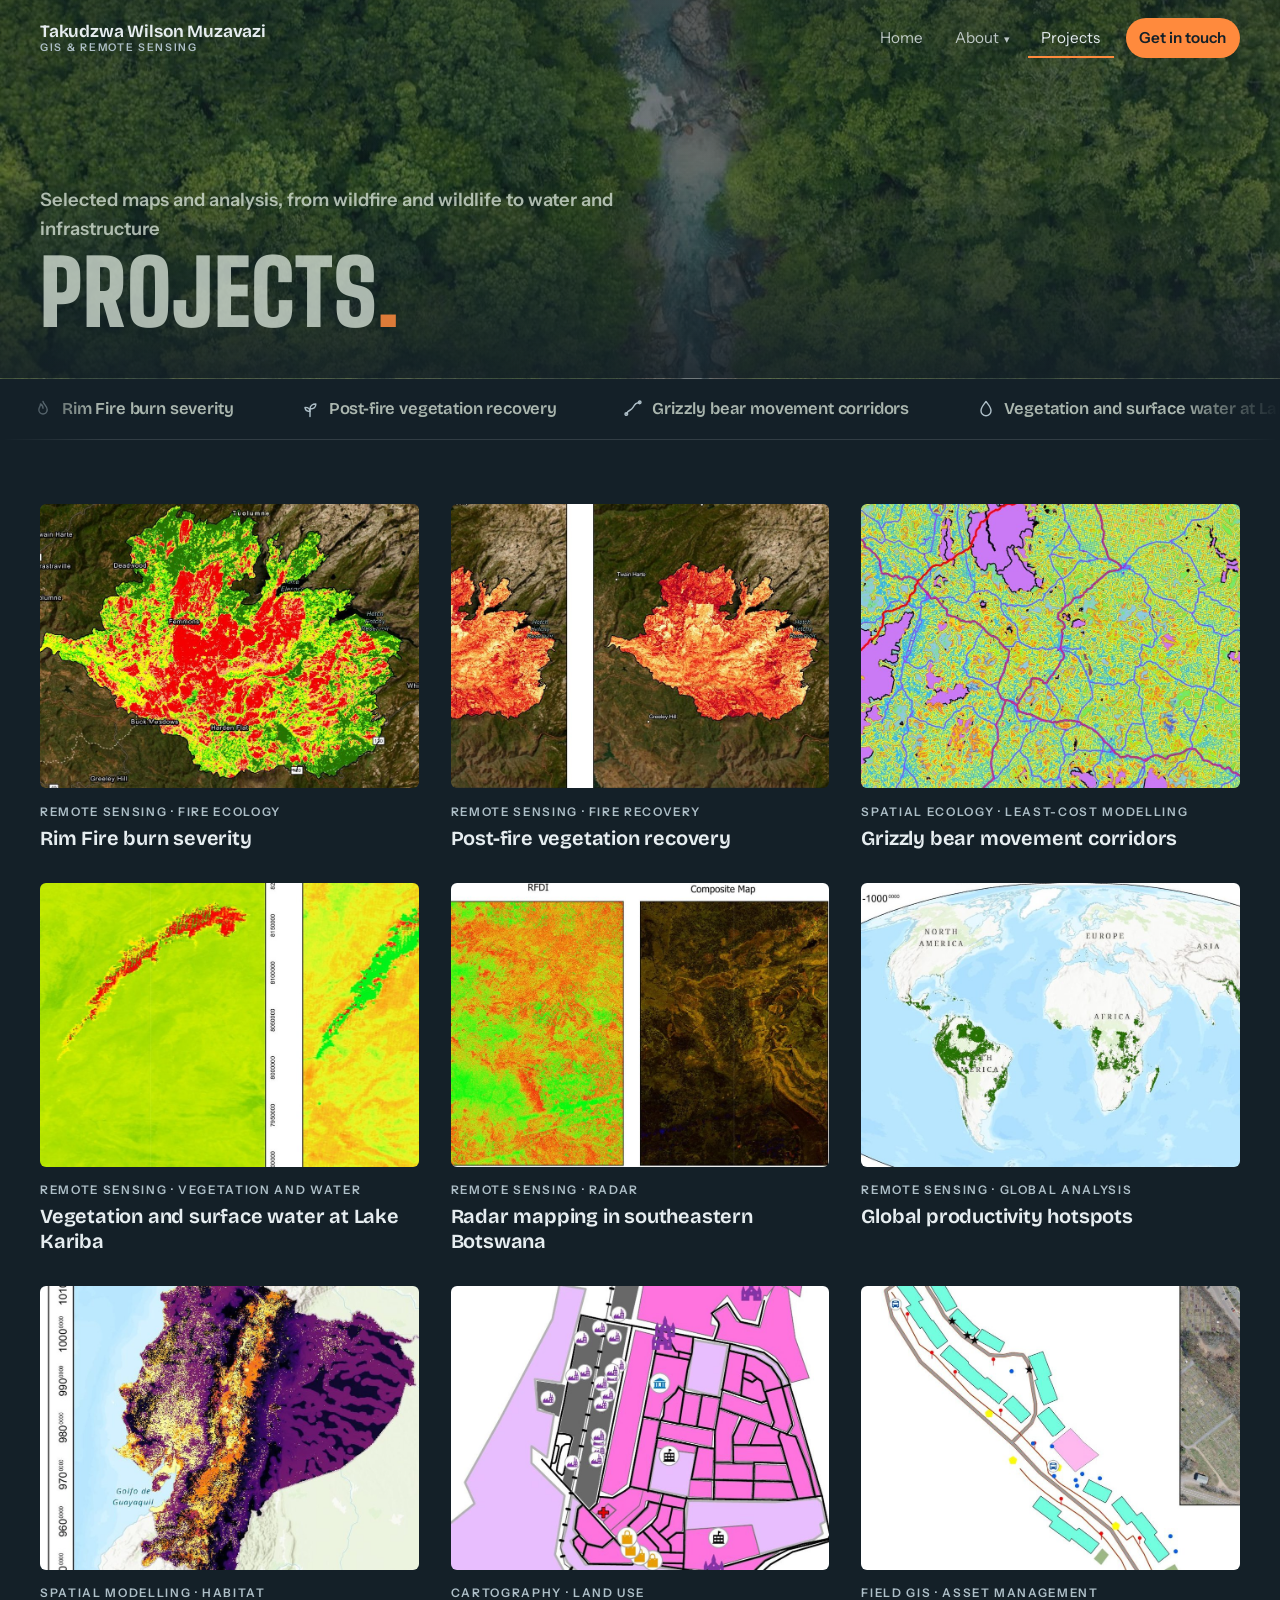
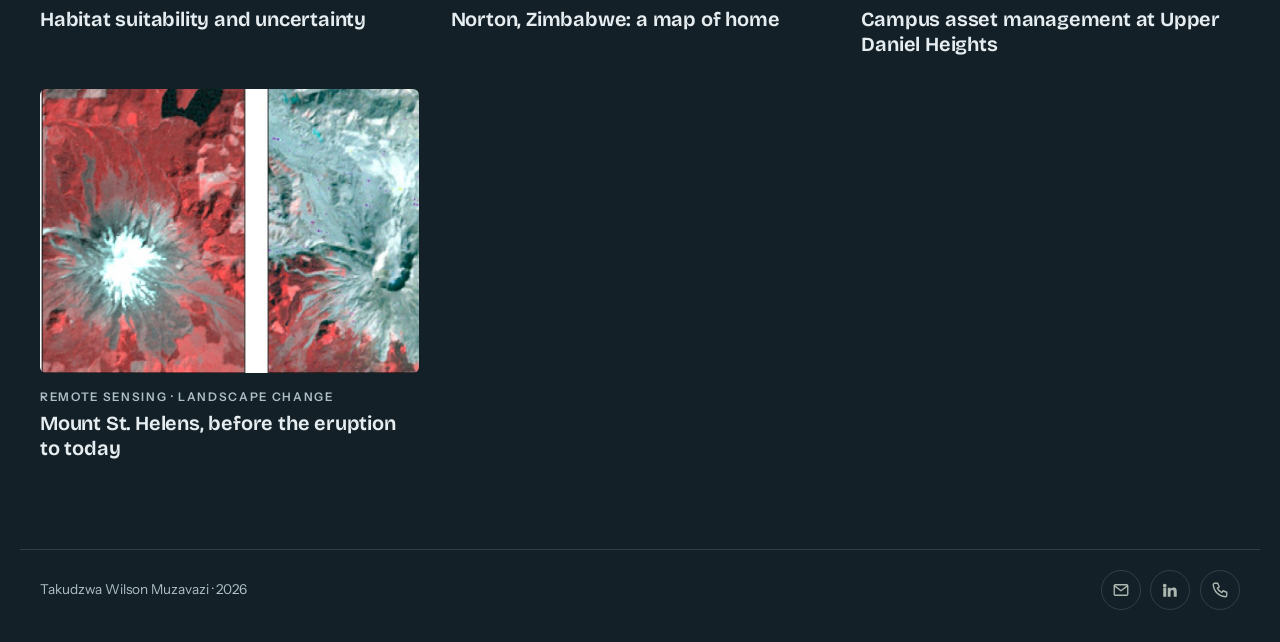
<file: projects.html>
<!DOCTYPE html>
<html lang="en">
<head>
<meta charset="UTF-8">
<meta name="viewport" content="width=device-width, initial-scale=1">
<title>Projects – Takudzwa Wilson Muzavazi</title>
<meta name="description" content="GIS and remote sensing projects by Takudzwa Wilson Muzavazi.">
<link rel="preconnect" href="https://fonts.googleapis.com">
<link rel="preconnect" href="https://fonts.gstatic.com" crossorigin>
<link href="https://fonts.googleapis.com/css2?family=Big+Shoulders+Display:wght@700;800;900&family=Bricolage+Grotesque:opsz,wght@12..96,400..800&family=Instrument+Sans:wght@400..700&display=swap" rel="stylesheet">
<link rel="stylesheet" href="css/site.css">
</head>
<body>
<header class="top">
  <div class="wrap">
    <a class="brand" href="index.html">Takudzwa Wilson Muzavazi<small>GIS &amp; Remote Sensing</small></a>
    <button class="menu-btn" type="button" aria-expanded="false" aria-controls="nav">Menu</button>
    <nav class="nav" id="nav" aria-label="Main">
      <a href="index.html">Home</a>
      <div class="has-menu">
        <button class="menu-parent" type="button" aria-expanded="false">About <span aria-hidden="true">▾</span></button>
        <div class="submenu">
          <a href="about.html">Quick bio</a>
          <a href="cv.html">CV</a>
        </div>
      </div>
      <a href="projects.html" aria-current="page">Projects</a>
      <a class="cta" href="contact.html">Get in touch</a>
    </nav>
  </div>
</header>
<main>
<section class="banner" style="background-image: linear-gradient(to bottom, rgba(20,32,40,0.62), rgba(20,32,40,0.5) 45%, rgba(20,32,40,0.92)), url('images/river-forest-poster.jpg')">
  <div class="wrap">
    <p class="kicker">Selected maps and analysis, from wildfire and wildlife to water and infrastructure</p>
    <h1 class="poster">Projects<span>.</span></h1>
  </div>
</section>
<section class="ticker" aria-label="Project names">
  <div class="ticker-track">
    <ul><li><a href="project-rim-fire-severity.html"><svg viewBox="0 0 24 24" fill="none" stroke="currentColor" stroke-width="1.7" stroke-linecap="round" stroke-linejoin="round" aria-hidden="true"><path d="M12 3c1 4 5 5 5 10a5 5 0 0 1-10 0c0-3 2-4 2-7 2 1 3 3 3 5"/></svg><span>Rim Fire burn severity</span></a></li><li><a href="project-rim-fire-recovery.html"><svg viewBox="0 0 24 24" fill="none" stroke="currentColor" stroke-width="1.7" stroke-linecap="round" stroke-linejoin="round" aria-hidden="true"><path d="M12 21v-9"/><path d="M12 12c0-4 3-6 7-6 0 4-3 6-7 6z"/><path d="M12 15c0-3-2-5-6-5 0 3 2 5 6 5z"/></svg><span>Post-fire vegetation recovery</span></a></li><li><a href="project-grizzly-corridors.html"><svg viewBox="0 0 24 24" fill="none" stroke="currentColor" stroke-width="1.7" stroke-linecap="round" stroke-linejoin="round" aria-hidden="true"><path d="M4 18c3-6 5-3 8-8s4-5 8-6"/><circle cx="4" cy="18" r="1.6"/><circle cx="20" cy="4" r="1.6"/></svg><span>Grizzly bear movement corridors</span></a></li><li><a href="project-lake-kariba.html"><svg viewBox="0 0 24 24" fill="none" stroke="currentColor" stroke-width="1.7" stroke-linecap="round" stroke-linejoin="round" aria-hidden="true"><path d="M12 3c3 4 6 7 6 11a6 6 0 0 1-12 0c0-4 3-7 6-11z"/></svg><span>Vegetation and surface water at Lake Kariba</span></a></li><li><a href="project-botswana-radar.html"><svg viewBox="0 0 24 24" fill="none" stroke="currentColor" stroke-width="1.7" stroke-linecap="round" stroke-linejoin="round" aria-hidden="true"><path d="M4 12a8 8 0 0 1 8-8"/><path d="M7.5 12A4.5 4.5 0 0 1 12 7.5"/><circle cx="12" cy="12" r="1.5"/><path d="M12 12l7 7"/></svg><span>Radar mapping in southeastern Botswana</span></a></li><li><a href="project-global-npp.html"><svg viewBox="0 0 24 24" fill="none" stroke="currentColor" stroke-width="1.7" stroke-linecap="round" stroke-linejoin="round" aria-hidden="true"><circle cx="12" cy="12" r="8.5"/><path d="M3.5 12h17"/><path d="M12 3.5c3 3 3 14 0 17c-3-3-3-14 0-17z"/></svg><span>Global productivity hotspots</span></a></li><li><a href="project-habitat-suitability.html"><svg viewBox="0 0 24 24" fill="none" stroke="currentColor" stroke-width="1.7" stroke-linecap="round" stroke-linejoin="round" aria-hidden="true"><path d="M5 19c0-8 6-14 14-14 0 8-6 14-14 14z"/><path d="M5 19l8-8"/></svg><span>Habitat suitability and uncertainty</span></a></li><li><a href="project-norton.html"><svg viewBox="0 0 24 24" fill="none" stroke="currentColor" stroke-width="1.7" stroke-linecap="round" stroke-linejoin="round" aria-hidden="true"><path d="M4 11l8-6 8 6"/><path d="M6 10v9h12v-9"/><path d="M10 19v-5h4v5"/></svg><span>Norton, Zimbabwe: a map of home</span></a></li><li><a href="project-upper-daniel-heights.html"><svg viewBox="0 0 24 24" fill="none" stroke="currentColor" stroke-width="1.7" stroke-linecap="round" stroke-linejoin="round" aria-hidden="true"><path d="M12 21s-6-6-6-11a6 6 0 0 1 12 0c0 5-6 11-6 11z"/><circle cx="12" cy="10" r="2"/></svg><span>Campus asset management at Upper Daniel Heights</span></a></li><li><a href="project-mt-st-helens.html"><svg viewBox="0 0 24 24" fill="none" stroke="currentColor" stroke-width="1.7" stroke-linecap="round" stroke-linejoin="round" aria-hidden="true"><path d="M3 19l6-9 2 2 2-3 8 10z"/><path d="M10 6l1 2 1-2"/></svg><span>Mount St. Helens, before the eruption to today</span></a></li></ul>
    <ul aria-hidden="true"><li><a tabindex="-1" href="project-rim-fire-severity.html"><svg viewBox="0 0 24 24" fill="none" stroke="currentColor" stroke-width="1.7" stroke-linecap="round" stroke-linejoin="round" aria-hidden="true"><path d="M12 3c1 4 5 5 5 10a5 5 0 0 1-10 0c0-3 2-4 2-7 2 1 3 3 3 5"/></svg><span>Rim Fire burn severity</span></a></li><li><a tabindex="-1" href="project-rim-fire-recovery.html"><svg viewBox="0 0 24 24" fill="none" stroke="currentColor" stroke-width="1.7" stroke-linecap="round" stroke-linejoin="round" aria-hidden="true"><path d="M12 21v-9"/><path d="M12 12c0-4 3-6 7-6 0 4-3 6-7 6z"/><path d="M12 15c0-3-2-5-6-5 0 3 2 5 6 5z"/></svg><span>Post-fire vegetation recovery</span></a></li><li><a tabindex="-1" href="project-grizzly-corridors.html"><svg viewBox="0 0 24 24" fill="none" stroke="currentColor" stroke-width="1.7" stroke-linecap="round" stroke-linejoin="round" aria-hidden="true"><path d="M4 18c3-6 5-3 8-8s4-5 8-6"/><circle cx="4" cy="18" r="1.6"/><circle cx="20" cy="4" r="1.6"/></svg><span>Grizzly bear movement corridors</span></a></li><li><a tabindex="-1" href="project-lake-kariba.html"><svg viewBox="0 0 24 24" fill="none" stroke="currentColor" stroke-width="1.7" stroke-linecap="round" stroke-linejoin="round" aria-hidden="true"><path d="M12 3c3 4 6 7 6 11a6 6 0 0 1-12 0c0-4 3-7 6-11z"/></svg><span>Vegetation and surface water at Lake Kariba</span></a></li><li><a tabindex="-1" href="project-botswana-radar.html"><svg viewBox="0 0 24 24" fill="none" stroke="currentColor" stroke-width="1.7" stroke-linecap="round" stroke-linejoin="round" aria-hidden="true"><path d="M4 12a8 8 0 0 1 8-8"/><path d="M7.5 12A4.5 4.5 0 0 1 12 7.5"/><circle cx="12" cy="12" r="1.5"/><path d="M12 12l7 7"/></svg><span>Radar mapping in southeastern Botswana</span></a></li><li><a tabindex="-1" href="project-global-npp.html"><svg viewBox="0 0 24 24" fill="none" stroke="currentColor" stroke-width="1.7" stroke-linecap="round" stroke-linejoin="round" aria-hidden="true"><circle cx="12" cy="12" r="8.5"/><path d="M3.5 12h17"/><path d="M12 3.5c3 3 3 14 0 17c-3-3-3-14 0-17z"/></svg><span>Global productivity hotspots</span></a></li><li><a tabindex="-1" href="project-habitat-suitability.html"><svg viewBox="0 0 24 24" fill="none" stroke="currentColor" stroke-width="1.7" stroke-linecap="round" stroke-linejoin="round" aria-hidden="true"><path d="M5 19c0-8 6-14 14-14 0 8-6 14-14 14z"/><path d="M5 19l8-8"/></svg><span>Habitat suitability and uncertainty</span></a></li><li><a tabindex="-1" href="project-norton.html"><svg viewBox="0 0 24 24" fill="none" stroke="currentColor" stroke-width="1.7" stroke-linecap="round" stroke-linejoin="round" aria-hidden="true"><path d="M4 11l8-6 8 6"/><path d="M6 10v9h12v-9"/><path d="M10 19v-5h4v5"/></svg><span>Norton, Zimbabwe: a map of home</span></a></li><li><a tabindex="-1" href="project-upper-daniel-heights.html"><svg viewBox="0 0 24 24" fill="none" stroke="currentColor" stroke-width="1.7" stroke-linecap="round" stroke-linejoin="round" aria-hidden="true"><path d="M12 21s-6-6-6-11a6 6 0 0 1 12 0c0 5-6 11-6 11z"/><circle cx="12" cy="10" r="2"/></svg><span>Campus asset management at Upper Daniel Heights</span></a></li><li><a tabindex="-1" href="project-mt-st-helens.html"><svg viewBox="0 0 24 24" fill="none" stroke="currentColor" stroke-width="1.7" stroke-linecap="round" stroke-linejoin="round" aria-hidden="true"><path d="M3 19l6-9 2 2 2-3 8 10z"/><path d="M10 6l1 2 1-2"/></svg><span>Mount St. Helens, before the eruption to today</span></a></li></ul>
  </div>
</section>
<section class="section">
  <div class="wrap">
    <ul class="grid">
      <li>
        <a class="tile" href="project-rim-fire-severity.html">
          <div class="frame"><img src="images/projects/rim-fire-severity-thumb.jpg" alt="Close-up of the Rim Fire burn severity map" loading="lazy"></div>
          <p class="cat">Remote sensing · Fire ecology</p>
          <h2>Rim Fire burn severity</h2>
        </a>
      </li>
      <li>
        <a class="tile" href="project-rim-fire-recovery.html">
          <div class="frame"><img src="images/projects/rim-fire-recovery-thumb.jpg" alt="Close-up of the Post-fire vegetation recovery map" loading="lazy"></div>
          <p class="cat">Remote sensing · Fire recovery</p>
          <h2>Post-fire vegetation recovery</h2>
        </a>
      </li>
      <li>
        <a class="tile" href="project-grizzly-corridors.html">
          <div class="frame"><img src="images/projects/grizzly-corridors-thumb.jpg" alt="Close-up of the Grizzly bear movement corridors map" loading="lazy"></div>
          <p class="cat">Spatial ecology · Least-cost modelling</p>
          <h2>Grizzly bear movement corridors</h2>
        </a>
      </li>
      <li>
        <a class="tile" href="project-lake-kariba.html">
          <div class="frame"><img src="images/projects/lake-kariba-thumb.jpg" alt="Close-up of the Vegetation and surface water at Lake Kariba map" loading="lazy"></div>
          <p class="cat">Remote sensing · Vegetation and water</p>
          <h2>Vegetation and surface water at Lake Kariba</h2>
        </a>
      </li>
      <li>
        <a class="tile" href="project-botswana-radar.html">
          <div class="frame"><img src="images/projects/botswana-radar-thumb.jpg" alt="Close-up of the Radar mapping in southeastern Botswana map" loading="lazy"></div>
          <p class="cat">Remote sensing · Radar</p>
          <h2>Radar mapping in southeastern Botswana</h2>
        </a>
      </li>
      <li>
        <a class="tile" href="project-global-npp.html">
          <div class="frame"><img src="images/projects/global-npp-thumb.jpg" alt="Close-up of the Global productivity hotspots map" loading="lazy"></div>
          <p class="cat">Remote sensing · Global analysis</p>
          <h2>Global productivity hotspots</h2>
        </a>
      </li>
      <li>
        <a class="tile" href="project-habitat-suitability.html">
          <div class="frame"><img src="images/projects/habitat-suitability-thumb.jpg" alt="Close-up of the Habitat suitability and uncertainty map" loading="lazy"></div>
          <p class="cat">Spatial modelling · Habitat</p>
          <h2>Habitat suitability and uncertainty</h2>
        </a>
      </li>
      <li>
        <a class="tile" href="project-norton.html">
          <div class="frame"><img src="images/projects/norton-thumb.jpg" alt="Close-up of the Norton, Zimbabwe: a map of home map" loading="lazy"></div>
          <p class="cat">Cartography · Land use</p>
          <h2>Norton, Zimbabwe: a map of home</h2>
        </a>
      </li>
      <li>
        <a class="tile" href="project-upper-daniel-heights.html">
          <div class="frame"><img src="images/projects/upper-daniel-heights-thumb.jpg" alt="Close-up of the Campus asset management at Upper Daniel Heights map" loading="lazy"></div>
          <p class="cat">Field GIS · Asset management</p>
          <h2>Campus asset management at Upper Daniel Heights</h2>
        </a>
      </li>
      <li>
        <a class="tile" href="project-mt-st-helens.html">
          <div class="frame"><img src="images/projects/mt-st-helens-thumb.jpg" alt="Close-up of the Mount St. Helens, before the eruption to today map" loading="lazy"></div>
          <p class="cat">Remote sensing · Landscape change</p>
          <h2>Mount St. Helens, before the eruption to today</h2>
        </a>
      </li>
    </ul>
  </div>
</section>
</main>
<footer class="foot">
  <div class="wrap">
    <p>Takudzwa Wilson Muzavazi · <span id="year">2026</span></p>
    <ul class="socials">
      <li><a href="mailto:twmuzava@mtu.edu" title="Email"><svg viewBox="0 0 24 24" fill="none" stroke="currentColor" stroke-width="1.8" stroke-linejoin="round" aria-hidden="true"><rect x="3" y="5" width="18" height="14" rx="1.5"/><path d="m3.5 6.5 8.5 6.5 8.5-6.5"/></svg><span class="sr-only">Email</span></a></li>
      <li><a href="https://www.linkedin.com/in/wilsonmuzavazi/" target="_blank" rel="noopener" title="LinkedIn"><svg viewBox="0 0 24 24" fill="currentColor" aria-hidden="true"><path d="M4.98 3.5a2.5 2.5 0 1 1 0 5 2.5 2.5 0 0 1 0-5zM3 9h4v12H3zM9 9h3.8v1.7h.05c.53-1 1.83-2.05 3.77-2.05C20.6 8.65 21 11.2 21 14.4V21h-4v-5.8c0-1.4-.03-3.2-1.95-3.2-1.95 0-2.25 1.5-2.25 3.1V21H9z"/></svg><span class="sr-only">LinkedIn</span></a></li>
      <li><a href="tel:+19063199894" title="Phone"><svg viewBox="0 0 24 24" fill="none" stroke="currentColor" stroke-width="1.8" stroke-linejoin="round" aria-hidden="true"><path d="M5 3h4l2 5-2.5 1.5a11 11 0 0 0 6 6L16 13l5 2v4a2 2 0 0 1-2 2A17 17 0 0 1 3 5a2 2 0 0 1 2-2z"/></svg><span class="sr-only">Phone</span></a></li>
    </ul>
  </div>
</footer>
<script>
(function () {
  var btn = document.querySelector('.menu-btn'), nav = document.getElementById('nav');
  btn.addEventListener('click', function () {
    var open = nav.classList.toggle('open');
    btn.setAttribute('aria-expanded', open);
  });
  document.querySelectorAll('.menu-parent').forEach(function (b) {
    b.addEventListener('click', function () {
      var open = b.parentElement.classList.toggle('open');
      b.setAttribute('aria-expanded', open);
    });
  });
  document.addEventListener('click', function (e) {
    document.querySelectorAll('.has-menu.open').forEach(function (m) {
      if (!m.contains(e.target)) { m.classList.remove('open'); m.querySelector('.menu-parent').setAttribute('aria-expanded', 'false'); }
    });
  });
  var y = document.getElementById('year'); if (y) y.textContent = new Date().getFullYear();
  var copy = document.querySelector('.copy');
  if (copy) copy.addEventListener('click', function () {
    var done = function () { copy.textContent = 'Copied'; setTimeout(function () { copy.textContent = 'Copy'; }, 2000); };
    try { navigator.clipboard.writeText(copy.dataset.copy).then(done, function () {}); } catch (e) {}
  });
})();
</script>
</body>
</html>
</file>
<file: css/site.css>
/* Inner pages share the homepage's world: each opens on a slim aerial banner with the
   menu floating over it, then content sits in one 1200px column on blue-slate. */
:root {
  --basalt: #142028;
  --basalt-2: #1c2c36;
  --glacier: #e6edf0;
  --mist: #aebfc8;        /* labels and secondary text */
  --flag: #ff8a3d;
  --fog: rgba(214, 226, 214, 0.78);
  --paper: #e9ece7;       /* soft off-white behind maps */
  --line: rgba(230, 237, 240, 0.14);

  --poster: "Big Shoulders Display", "Arial Narrow", Impact, sans-serif;
  --display: "Bricolage Grotesque", "Helvetica Neue", Arial, sans-serif;
  --body: "Instrument Sans", "Helvetica Neue", Arial, sans-serif;

  --wrap: 1200px;
  color-scheme: dark;
}

* { box-sizing: border-box; }
html { background: var(--basalt); }
body {
  margin: 0;
  background: var(--basalt);
  color: var(--glacier);
  font-family: var(--body);
  font-size: 1rem;
  line-height: 1.6;
  -webkit-font-smoothing: antialiased;
}
img { max-width: 100%; display: block; }
a { color: inherit; }
:focus-visible { outline: 2px solid var(--flag); outline-offset: 3px; border-radius: 2px; }

.wrap {
  width: 100%;
  max-width: calc(var(--wrap) + 40px);
  margin: 0 auto;
  padding-left: max(20px, env(safe-area-inset-left, 0px));
  padding-right: max(20px, env(safe-area-inset-right, 0px));
}

/* small uppercase labels, one style everywhere */
.label, .cat, .aside-label, .tile .cat, .next small, .kicker-label {
  font-family: var(--body);
  font-weight: 600;
  font-size: 0.74rem;
  letter-spacing: 0.14em;
  text-transform: uppercase;
  color: var(--mist);
}

/* ---------- Header (floats over the banner) ---------- */
.top {
  position: absolute;
  z-index: 30;
  top: 0;
  left: 0;
  right: 0;
}
.top .wrap {
  position: relative;
  display: flex;
  align-items: center;
  justify-content: space-between;
  gap: 1rem;
  padding-block: calc(1.1rem + env(safe-area-inset-top, 0px)) 1.1rem;
}
.brand {
  text-decoration: none;
  min-width: 0;
  font-family: var(--display);
  font-weight: 650;
  font-size: 1.08rem;
  letter-spacing: -0.01em;
  line-height: 1.15;
}
.brand small {
  display: block;
  font-family: var(--body);
  font-weight: 600;
  font-size: 0.66rem;
  letter-spacing: 0.16em;
  text-transform: uppercase;
  color: var(--mist);
}
.nav { display: flex; align-items: center; gap: 0.25rem; }
.nav > a, .menu-parent {
  text-decoration: none;
  padding: 0.5rem 0.85rem;
  font: inherit;
  font-size: 0.95rem;
  color: var(--glacier);
  opacity: 0.8;
  background: none;
  border: 0;
  cursor: pointer;
}
.nav > a:hover, .menu-parent:hover, .nav > a[aria-current="page"], .has-menu.is-current .menu-parent { opacity: 1; }
.nav > a[aria-current="page"]:not(.cta), .has-menu.is-current .menu-parent { box-shadow: inset 0 -2px 0 var(--flag); }
.menu-parent span { font-size: 0.7em; margin-left: 0.15rem; }
.has-menu { position: relative; }
.submenu {
  display: none;
  position: absolute;
  top: 100%;
  left: 0;
  min-width: 11rem;
  padding: 0.4rem 0;
  background: var(--basalt-2);
  border: 1px solid var(--line);
  border-radius: 8px;
  box-shadow: 0 14px 30px rgba(5, 12, 16, 0.45);
}
.has-menu:hover .submenu, .has-menu:focus-within .submenu, .has-menu.open .submenu { display: block; }
.submenu a {
  display: block;
  padding: 0.6rem 1.1rem;
  text-decoration: none;
  color: var(--glacier);
  font-size: 0.95rem;
}
.submenu a:hover { background: rgba(230, 237, 240, 0.06); }
.submenu a[aria-current="page"] { color: var(--flag); }
.nav .cta {
  margin-left: 0.5rem;
  opacity: 1;
  background: var(--flag);
  color: var(--basalt);
  font-weight: 600;
  border-radius: 999px;
}
.nav .cta:hover { filter: brightness(1.06); }
.menu-btn {
  display: none;
  font: inherit;
  font-size: 0.9rem;
  color: var(--glacier);
  background: rgba(20, 32, 40, 0.35);
  border: 1px solid var(--line);
  border-radius: 999px;
  padding: 0.45rem 1rem;
  cursor: pointer;
}
@media (max-width: 820px) {
  .menu-btn { display: block; }
  .nav {
    display: none;
    position: absolute;
    top: 100%;
    left: 0;
    right: 0;
    flex-direction: column;
    align-items: stretch;
    background: var(--basalt);
    border-bottom: 1px solid var(--line);
    padding: 0.5rem max(20px, env(safe-area-inset-right, 0px)) 1rem max(20px, env(safe-area-inset-left, 0px));
  }
  .nav.open { display: flex; }
  .nav > a, .menu-parent { padding: 0.75rem 0; opacity: 1; text-align: left; }
  .nav > a[aria-current="page"]:not(.cta), .has-menu.is-current .menu-parent { box-shadow: none; }
  .nav > a[aria-current="page"]:not(.cta) { color: var(--flag); }
  .menu-parent { pointer-events: none; }
  .menu-parent span { display: none; }
  .submenu {
    display: block;
    position: static;
    min-width: 0;
    padding: 0 0 0 1rem;
    background: none;
    border: 0;
    border-left: 2px solid var(--line);
    border-radius: 0;
    box-shadow: none;
  }
  .submenu a { padding: 0.55rem 0; }
  .submenu a:hover { background: none; }
  .nav .cta { margin: 0.75rem 0 0; text-align: center; padding: 0.75rem 1rem; }
}

/* ---------- Banner ---------- */
.banner {
  background-color: var(--basalt-2);
  background-size: cover;
  background-position: center 40%;
  border-bottom: 1px solid var(--line);
}
.banner .wrap {
  min-height: clamp(300px, 42vh, 420px);
  display: flex;
  flex-direction: column;
  justify-content: flex-end;
  padding-block: calc(6.5rem + env(safe-area-inset-top, 0px)) clamp(1.75rem, 4vw, 2.75rem);
}
.kicker {
  margin: 0 0 0.6rem;
  font-weight: 600;
  font-size: clamp(0.98rem, 1.5vw, 1.15rem);
  color: var(--fog);
  max-width: 48ch;
}
.poster {
  margin: 0;
  font-family: var(--poster);
  font-weight: 900;
  font-size: clamp(3rem, 7vw, 5.75rem);
  line-height: 0.9;
  letter-spacing: 0.01em;
  text-transform: uppercase;
  color: var(--fog);
}
.poster span { color: var(--flag); opacity: 0.85; }

.section { padding-block: clamp(2.5rem, 6vw, 4rem) clamp(3rem, 8vw, 5.5rem); }

/* ---------- Buttons ---------- */
.btn {
  display: inline-flex;
  align-items: center;
  gap: 0.5rem;
  padding: 0.75rem 1.3rem;
  border-radius: 999px;
  font-weight: 600;
  font-size: 0.95rem;
  text-decoration: none;
  border: 1.5px solid var(--line);
  color: var(--glacier);
  background: none;
  cursor: pointer;
  font-family: inherit;
}
.btn:hover { border-color: var(--glacier); }
.btn.primary { background: var(--flag); border-color: var(--flag); color: var(--basalt); }
.btn.primary:hover { filter: brightness(1.06); }
.btn-row { display: flex; flex-wrap: wrap; gap: 0.75rem; align-items: center; }

/* ---------- Project names strip ---------- */
.ticker {
  border-bottom: 1px solid var(--line);
  overflow: hidden;
  -webkit-mask-image: linear-gradient(to right, transparent, #000 8%, #000 92%, transparent);
  mask-image: linear-gradient(to right, transparent, #000 8%, #000 92%, transparent);
}
.ticker-track { display: flex; width: max-content; animation: ticker 48s linear infinite; }
.ticker:hover .ticker-track, .ticker:focus-within .ticker-track { animation-play-state: paused; }
.ticker ul { list-style: none; margin: 0; padding: 0; display: flex; align-items: center; }
.ticker a {
  display: flex;
  align-items: center;
  gap: 0.55rem;
  padding: 1.05rem clamp(1.25rem, 2.6vw, 2.25rem);
  text-decoration: none;
  white-space: nowrap;
  color: var(--fog);
  font-family: var(--display);
  font-weight: 600;
  font-size: clamp(0.95rem, 1.3vw, 1.08rem);
  letter-spacing: -0.01em;
  transition: color 0.2s;
}
.ticker a:hover { color: var(--glacier); }
.ticker a:hover svg { color: var(--flag); }
.ticker svg { width: 20px; height: 20px; flex-shrink: 0; color: var(--mist); transition: color 0.2s; }
@keyframes ticker { to { transform: translateX(-50%); } }
@media (prefers-reduced-motion: reduce) {
  .ticker { overflow-x: auto; -webkit-mask-image: none; mask-image: none; }
  .ticker-track { animation: none; }
  .ticker ul[aria-hidden] { display: none; }
}

/* ---------- Projects grid ---------- */
.grid {
  list-style: none;
  margin: 0;
  padding: 0;
  display: grid;
  grid-template-columns: repeat(3, minmax(0, 1fr));
  gap: clamp(1.25rem, 2.5vw, 2rem);
}
@media (max-width: 980px) { .grid { grid-template-columns: repeat(2, minmax(0, 1fr)); } }
@media (max-width: 600px) { .grid { grid-template-columns: 1fr; } }
.tile { display: block; text-decoration: none; color: var(--glacier); }
.tile .frame {
  aspect-ratio: 4 / 3;
  background: var(--paper);
  border-radius: 6px;
  overflow: hidden;
  transition: transform 0.35s ease, box-shadow 0.35s ease;
}
.tile img { width: 100%; height: 100%; object-fit: cover; transition: transform 0.6s ease; }
.tile:hover .frame { transform: translateY(-3px); box-shadow: 0 14px 30px rgba(5, 12, 16, 0.45); }
.tile:hover img { transform: scale(1.04); }
.tile .cat { margin: 0.9rem 0 0.25rem; }
.tile h2 {
  margin: 0;
  font-family: var(--display);
  font-weight: 650;
  font-size: 1.25rem;
  line-height: 1.25;
  letter-spacing: -0.01em;
}
.tile:hover h2 { color: var(--flag); }

/* ---------- Single project ---------- */
.back { display: inline-block; margin-bottom: 1.1rem; color: var(--mist); text-decoration: none; font-size: 0.95rem; }
.back:hover { color: var(--glacier); }
.banner .cat { margin: 0 0 0.55rem; }
.project-title {
  margin: 0;
  max-width: 22ch;
  font-family: var(--display);
  font-weight: 700;
  font-size: clamp(2rem, 4.4vw, 3.4rem);
  line-height: 1.05;
  letter-spacing: -0.03em;
  text-wrap: balance;
}
.meta { margin: 0.9rem 0 0; display: flex; flex-wrap: wrap; gap: 0.4rem 1.25rem; font-size: 0.92rem; color: var(--fog); }
.plate { margin: 0 0 1.5rem; background: var(--paper); border-radius: 8px; padding: clamp(0.5rem, 1.5vw, 1rem); }
.plate a { display: block; }
.plate img { width: 100%; height: auto; margin: 0 auto; }
.plate.tall img { max-height: 90vh; width: auto; }
.plate figcaption { margin-top: 0.6rem; font-size: 0.85rem; color: #4d5c63; text-align: center; }
.project-section { padding-bottom: clamp(2.5rem, 6vw, 4rem); }
.project-body {
  display: grid;
  grid-template-columns: minmax(0, 1.6fr) minmax(0, 1fr);
  gap: clamp(1.75rem, 5vw, 4.5rem);
  align-items: start;
  margin-top: clamp(1.5rem, 4vw, 2.75rem);
}
@media (max-width: 820px) { .project-body { grid-template-columns: 1fr; } }
.project-text .label { margin: 0 0 0.9rem; }
.project-text p { margin: 0 0 1rem; max-width: 60ch; color: var(--mist); font-size: 1rem; line-height: 1.7; }
.project-text .project-lede {
  color: var(--glacier);
  font-family: var(--display);
  font-weight: 500;
  font-size: clamp(1.15rem, 1.8vw, 1.35rem);
  line-height: 1.5;
  letter-spacing: -0.01em;
  margin-bottom: 1.1rem;
}

/* fact card */
.facts {
  background: var(--basalt-2);
  border: 1px solid var(--line);
  border-radius: 12px;
  padding: 0.4rem 1.25rem 1.25rem;
}
.facts dl { margin: 0; }
.facts dl > div { padding: 0.85rem 0; border-bottom: 1px solid var(--line); }
.facts dt { margin: 0 0 0.3rem; font-size: 0.68rem; }
.facts dd { margin: 0; font-size: 0.98rem; }
.tags { list-style: none; margin: 0.15rem 0 0; padding: 0; display: flex; flex-wrap: wrap; gap: 0.4rem; }
.tags li { font-size: 0.8rem; padding: 0.22rem 0.65rem; border: 1px solid var(--line); border-radius: 999px; color: var(--glacier); background: rgba(230,237,240,0.04); }
.download {
  margin-top: 1.1rem;
  display: flex;
  align-items: center;
  gap: 0.85rem;
  padding: 0.8rem 1rem;
  border-radius: 10px;
  background: var(--flag);
  color: var(--basalt);
  text-decoration: none;
  transition: filter .2s, transform .2s;
}
.download:hover { filter: brightness(1.06); transform: translateY(-1px); }
.download svg { width: 26px; height: 26px; flex: none; fill: none; stroke: currentColor; stroke-width: 1.7; stroke-linecap: round; stroke-linejoin: round; }
.download span { display: flex; flex-direction: column; line-height: 1.25; }
.download strong { font-weight: 650; font-size: 0.98rem; }
.download small { font-size: 0.8rem; opacity: 0.75; }

/* previous / next */
.pn-row {
  margin-top: clamp(2.5rem, 6vw, 4rem);
  display: grid;
  grid-template-columns: 1fr 1fr;
  gap: 1rem;
}
@media (max-width: 700px) { .pn-row { grid-template-columns: 1fr; } }
.pn {
  display: flex;
  align-items: center;
  gap: 1rem;
  padding: 0.75rem;
  border: 1px solid var(--line);
  border-radius: 12px;
  text-decoration: none;
  transition: border-color .2s, background .2s;
  min-width: 0;
}
.pn:hover { border-color: rgba(230,237,240,0.32); background: var(--basalt-2); }
.pn-next { flex-direction: row-reverse; text-align: right; }
.pn img { width: 104px; height: 78px; object-fit: cover; border-radius: 7px; flex: none; background: var(--paper); }
.pn-text { display: flex; flex-direction: column; gap: 0.2rem; min-width: 0; }
.pn-text .label { font-size: 0.68rem; }
.pn-title { font-family: var(--display); font-weight: 650; font-size: 1.12rem; line-height: 1.25; letter-spacing: -0.01em; }
.pn:hover .pn-title { color: var(--flag); }
.pn-cat { font-size: 0.82rem; color: var(--mist); }
@media (max-width: 700px) {
  .pn-next { flex-direction: row; text-align: left; }
  .pn img { width: 84px; height: 63px; }
}

/* ---------- Quick bio ---------- */
.bio {
  display: grid;
  grid-template-columns: minmax(0, 5fr) minmax(0, 7fr);
  gap: clamp(1.75rem, 5vw, 4.5rem);
  align-items: center;
}
@media (max-width: 820px) { .bio { grid-template-columns: 1fr; } }
.bio-photo { margin: 0; border-radius: 8px; overflow: hidden; background: var(--basalt-2); }
.bio-photo img { width: 100%; aspect-ratio: 4 / 5; object-fit: cover; object-position: 50% 30%; }
.bio-name {
  margin: 0 0 1.1rem;
  font-family: var(--display);
  font-weight: 700;
  font-size: clamp(2rem, 3.8vw, 3rem);
  line-height: 1.05;
  letter-spacing: -0.03em;
  text-wrap: balance;
}
.bio .intro {
  margin: 0 0 1rem;
  font-family: var(--display);
  font-weight: 500;
  font-size: clamp(1.15rem, 1.8vw, 1.4rem);
  line-height: 1.4;
  letter-spacing: -0.01em;
  color: var(--fog);
  max-width: 36ch;
}
.bio-text > p:not(.intro) { margin: 0 0 1.75rem; max-width: 58ch; opacity: 0.88; }

/* ---------- CV ---------- */
.cv-layout {
  display: grid;
  grid-template-columns: minmax(0, 4fr) minmax(0, 8fr);
  gap: clamp(1.75rem, 5vw, 4.5rem);
  align-items: start;
}
@media (max-width: 820px) { .cv-layout { grid-template-columns: 1fr; } }
.cv-side { position: sticky; top: 2rem; }
@media (max-width: 820px) { .cv-side { position: static; } }
.cv-side h2 { margin: 0 0 0.75rem; font-family: var(--display); font-weight: 650; font-size: clamp(1.5rem, 2.6vw, 2rem); letter-spacing: -0.02em; }
.cv-side p { margin: 0 0 1.5rem; max-width: 40ch; opacity: 0.88; }
.cv-side .small { margin-top: 1.25rem; font-size: 0.92rem; color: var(--mist); opacity: 1; }
.cv-side .small a { color: var(--glacier); }
.cv-pages { display: grid; gap: 1.25rem; min-width: 0; }
.cv-sheet { margin: 0; background: #fff; border-radius: 6px; overflow: hidden; }
.cv-sheet img { width: 100%; height: auto; }

/* ---------- Contact: full-screen aerial video, details on frosted glass ---------- */
.contact-stage {
  position: relative;
  min-height: 100vh;
  min-height: 100svh;
  display: flex;
  align-items: flex-end;
  overflow: hidden;
  background: var(--basalt-2) url('../images/river-forest-poster.jpg') center / cover no-repeat;
}
.stage-video { position: absolute; inset: 0; width: 100%; height: 100%; object-fit: cover; }
.stage-shade {
  position: absolute; inset: 0;
  background:
    linear-gradient(to right, rgba(20,32,40,0.78), rgba(20,32,40,0.35) 55%, rgba(20,32,40,0.55)),
    linear-gradient(to bottom, rgba(20,32,40,0.55), rgba(20,32,40,0) 30%, rgba(20,32,40,0) 60%, var(--basalt));
}
.stage-inner {
  position: relative;
  display: grid;
  grid-template-columns: minmax(0, 1fr) minmax(0, 1.05fr);
  gap: clamp(2rem, 5vw, 4rem);
  align-items: end;
  padding-block: calc(7rem + env(safe-area-inset-top, 0px)) clamp(2.5rem, 7vh, 4.5rem);
}
@media (max-width: 900px) { .stage-inner { grid-template-columns: 1fr; } }
.stage-head .poster { font-size: clamp(3.2rem, 8vw, 6.5rem); }
.glass {
  background: rgba(20, 32, 40, 0.55);
  -webkit-backdrop-filter: blur(14px) saturate(120%);
  backdrop-filter: blur(14px) saturate(120%);
  border: 1px solid rgba(230, 237, 240, 0.16);
  border-radius: 16px;
  padding: 0.35rem clamp(1.1rem, 2.5vw, 1.75rem);
}
.contact-list { list-style: none; margin: 0; padding: 0; }
.contact-list li {
  display: flex;
  flex-wrap: wrap;
  align-items: center;
  gap: 0.25rem 1rem;
  padding: 1.1rem 0;
  border-bottom: 1px solid var(--line);
}
.contact-list li:last-child { border-bottom: 0; }
.contact-list .label { flex: 0 0 100%; font-size: 0.68rem; }
.contact-list .value {
  flex: 1 1 12rem;
  min-width: 0;
  font-family: var(--display);
  font-weight: 600;
  font-size: clamp(1.1rem, 2vw, 1.4rem);
  letter-spacing: -0.01em;
  text-decoration: none;
  overflow-wrap: anywhere;
}
a.value:hover { color: var(--flag); }
.copy { font: inherit; font-size: 0.8rem; padding: 0.3rem 0.85rem; border-radius: 999px; border: 1px solid rgba(230,237,240,0.25); background: none; color: var(--glacier); cursor: pointer; }
.copy:hover { border-color: var(--glacier); }

/* ---------- Footer ---------- */
.foot .wrap {
  display: flex;
  flex-wrap: wrap;
  align-items: center;
  justify-content: space-between;
  gap: 0.75rem 2rem;
  padding-block: 1.25rem 2rem;
  border-top: 1px solid var(--line);
  font-size: 0.85rem;
  color: var(--mist);
}
.foot p { margin: 0; }
.socials { list-style: none; margin: 0; padding: 0; display: flex; gap: 0.6rem; }
.socials a {
  display: grid;
  place-items: center;
  width: 40px;
  height: 40px;
  border-radius: 50%;
  border: 1px solid var(--line);
  color: var(--fog);
  transition: color 0.2s, border-color 0.2s, background-color 0.2s;
}
.socials a:hover { color: var(--basalt); background: var(--flag); border-color: var(--flag); }
.socials svg { width: 18px; height: 18px; }
.sr-only { position: absolute; width: 1px; height: 1px; overflow: hidden; clip: rect(0 0 0 0); white-space: nowrap; }

@media (prefers-reduced-motion: reduce) {
  .tile .frame, .tile img { transition: none; }
}
</file>
